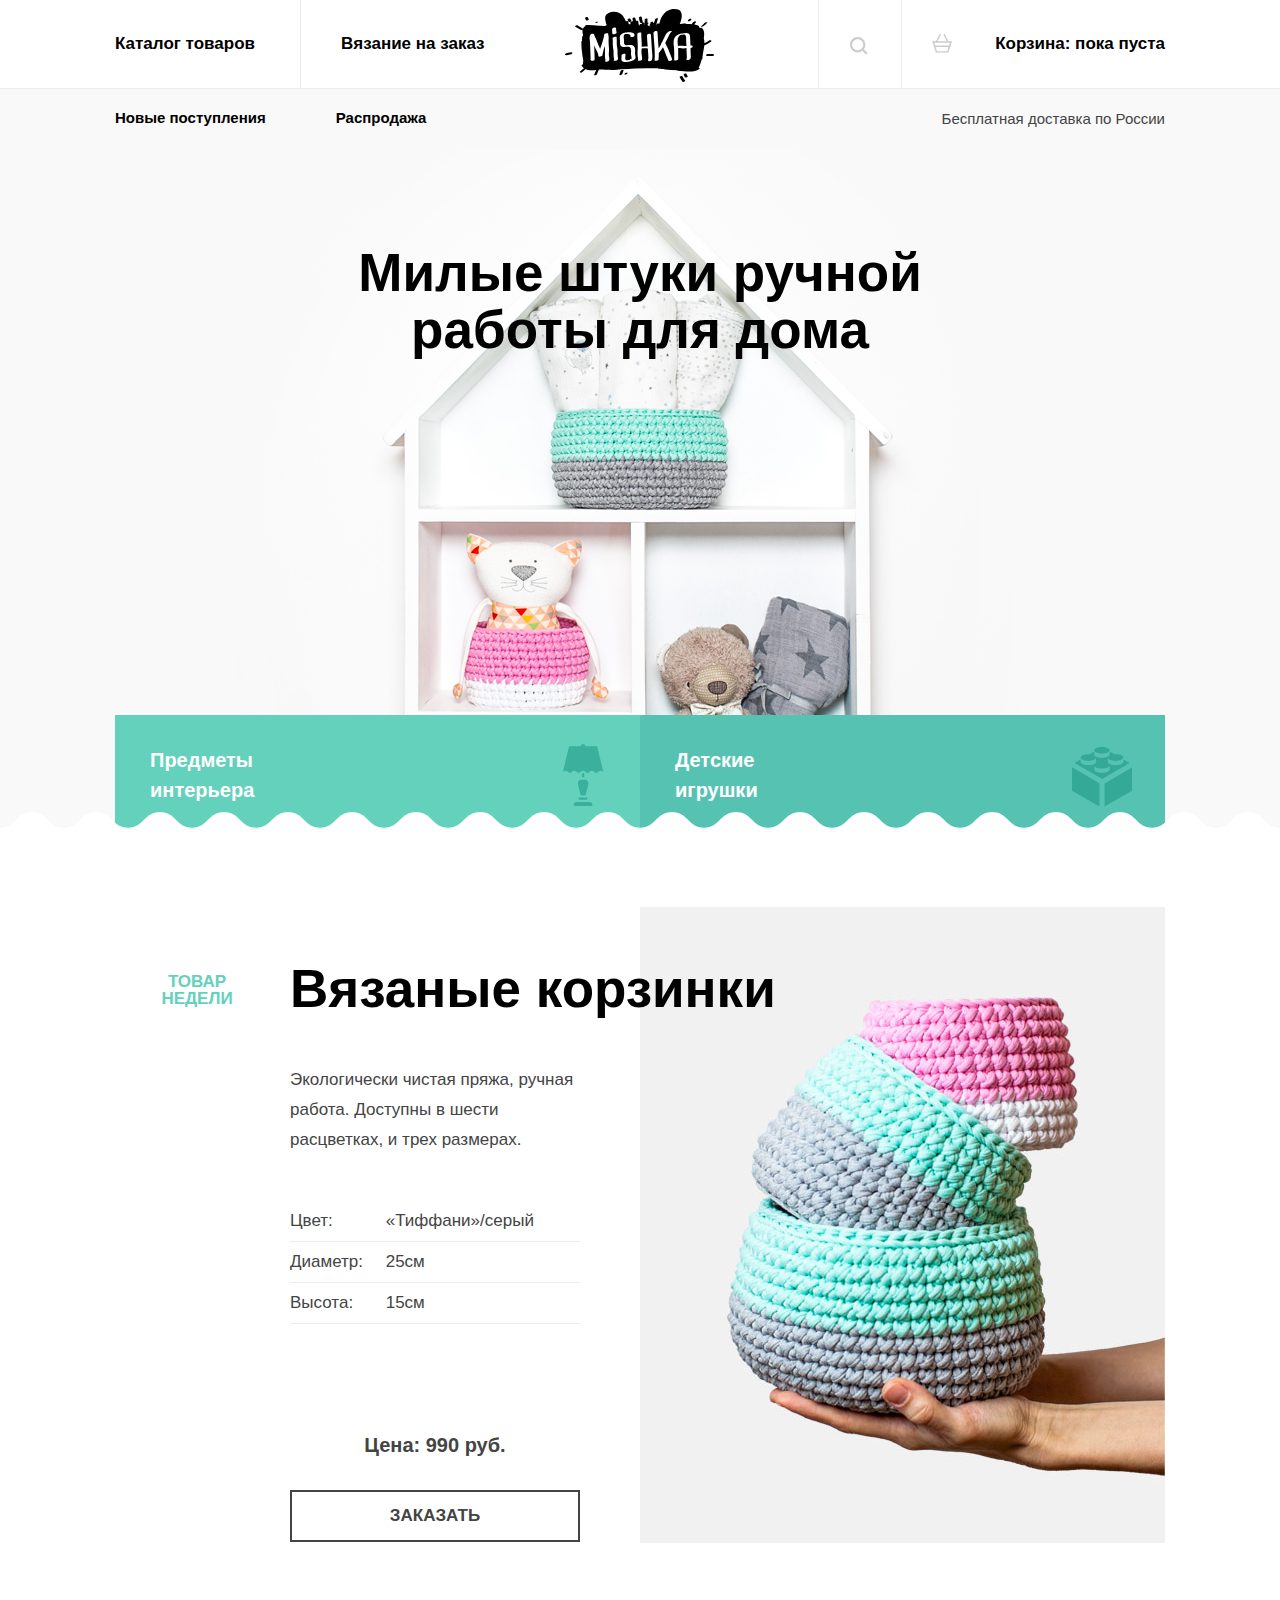
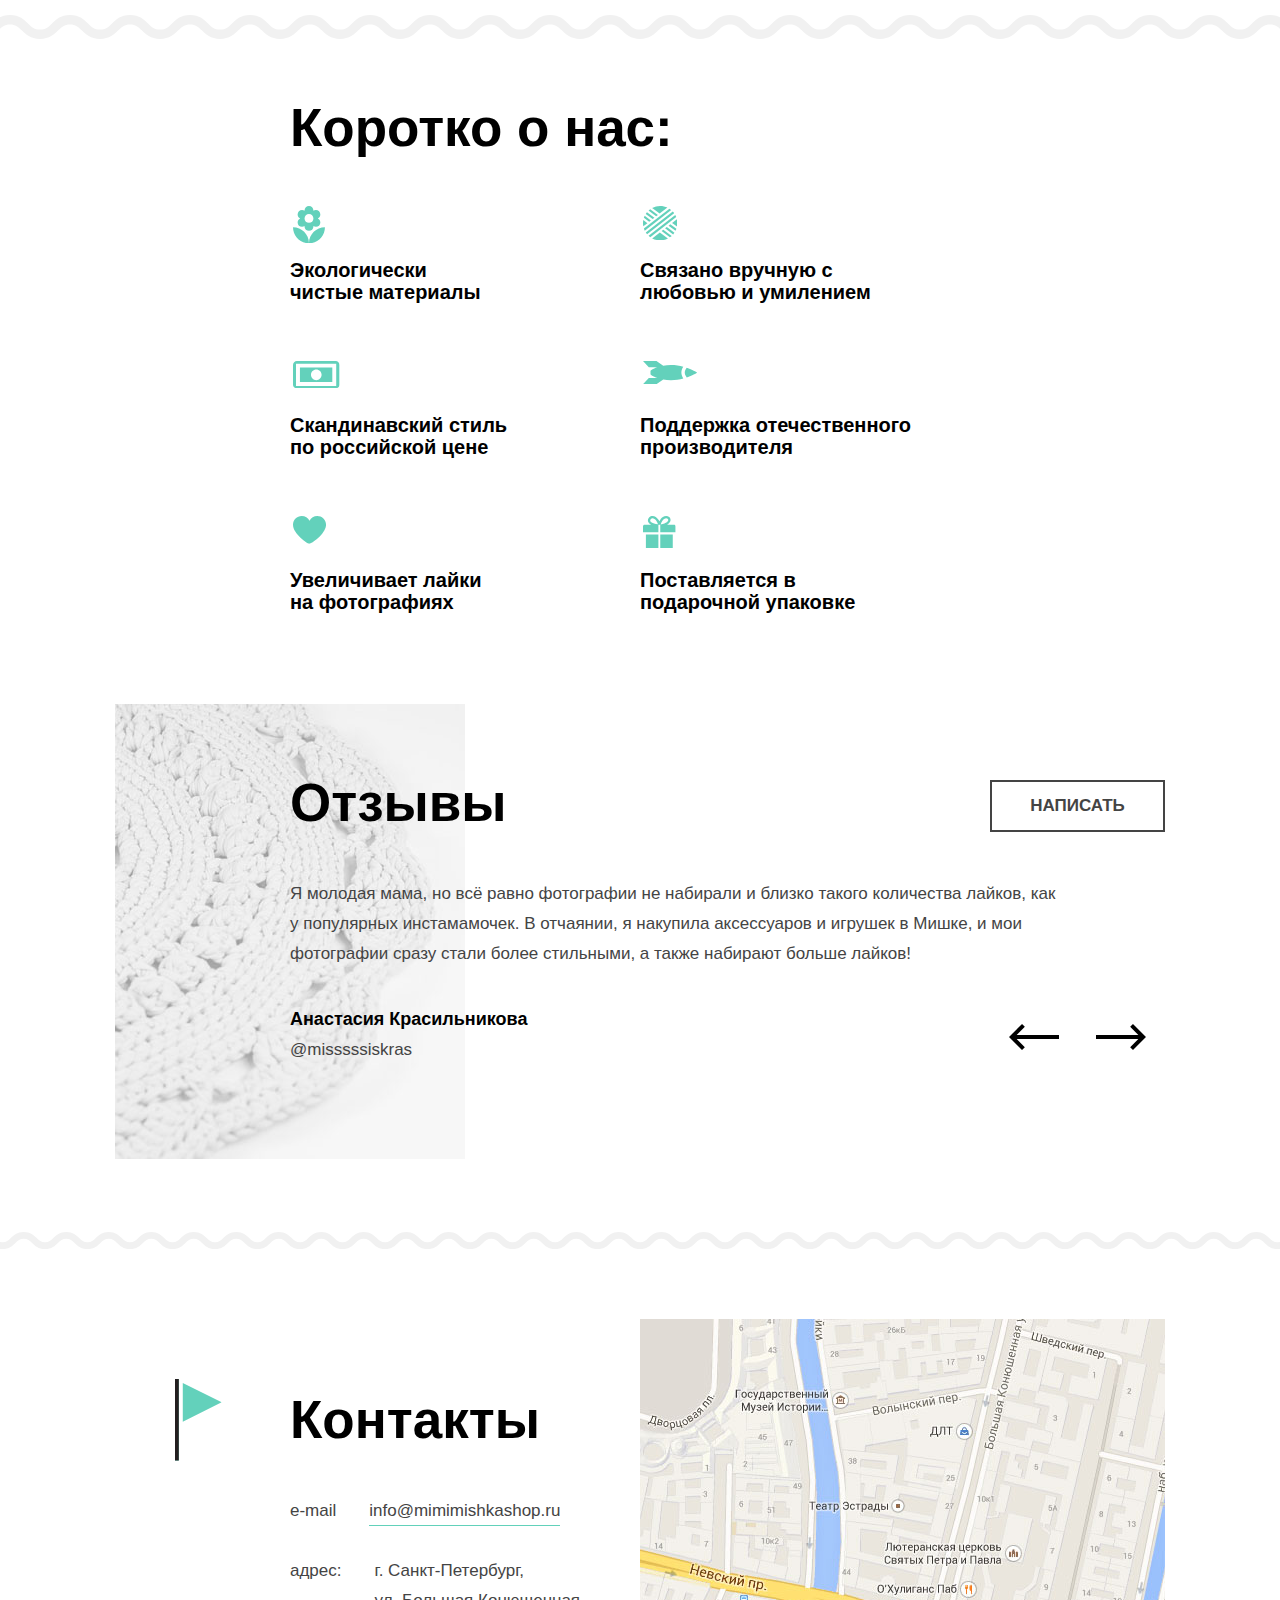
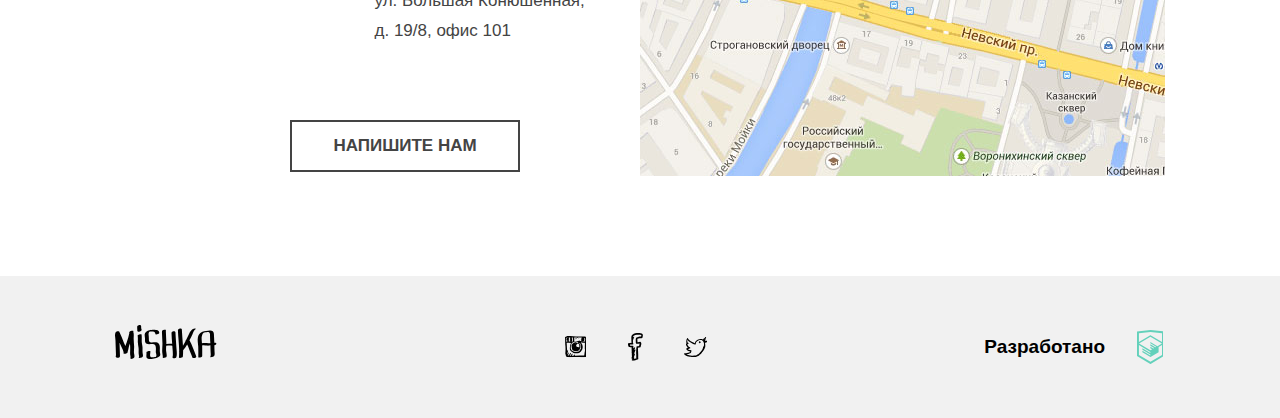
<file: index.html>
<!DOCTYPE html>
<html lang="ru">
  <head>
    <meta charset="utf-8">
    <title>HTML Academy: Мишка</title>
    <meta name="viewport" content="width=device-width,initial-scale=1">
    <link href="css/style.css" rel="stylesheet">
  </head>
  <body>

    <svg style="display: none"><symbol viewBox="264.205 370.961 20.294 18.849" id="icon-cart"><title>icon-cart</title> <path d="M283.75,378.19h-3.151l-3.407-6.814c-0.185-0.37-0.634-0.52-1.006-0.335 c-0.371,0.186-0.521,0.636-0.335,1.006l3.071,6.143h-9.138l3.072-6.143c0.185-0.371,0.035-0.821-0.335-1.006 c-0.37-0.185-0.821-0.035-1.006,0.335l-3.407,6.814h-3.151c-0.414,0-0.75,0.336-0.75,0.75s0.336,0.75,0.75,0.75h0.157l0.855,2.991 c-0.187,0.137-0.316,0.347-0.316,0.595c0,0.396,0.309,0.71,0.697,0.739l1.656,5.795h12.697l1.656-5.795 c0.388-0.028,0.698-0.344,0.698-0.739c0-0.249-0.129-0.459-0.316-0.596l0.854-2.991h0.157c0.414,0,0.75-0.336,0.75-0.75 S284.164,378.19,283.75,378.19z M279.569,388.311h-10.433l-1.224-4.284h12.881L279.569,388.311z M281.222,382.526h-13.739 l-0.81-2.836h15.359L281.222,382.526z"/> </symbol><symbol viewBox="56.519 49.996 14.962 27.718" id="icon-fb"><title>icon-fb</title> <g id="icon-fb-facebook"> <g> <path d="M68.181,55.188c1.026,0.029,1.993,0,2.681-0.3c0.391-0.818,0.556-1.854,0.619-2.989 c-0.19-0.015-0.062-0.337-0.207-0.399c-0.029-0.202-0.278-0.195-0.309-0.398c-0.277-0.165-0.457-0.422-0.723-0.598 c-0.727-0.162-1.44-0.335-2.164-0.499c-0.849,0.044-1.895-0.103-2.58,0.1c-2.619-0.04-3.997,1.12-5.259,2.392 c-0.023,0.078-0.003,0.197-0.105,0.199c-0.574,1.587-0.125,3.621-0.204,5.581c0.099,0.436,0.107,0.958,0.204,1.395 c-0.998,0.296-2.212,0.387-3.402,0.499c-0.317,0.324-0.178,1.089-0.206,1.693c0.085,0.583,0.278,1.06,0.413,1.595 c0.211,0.193,0.596,0.396,0.825,0.498c0.065,0.029,0.071,0.082,0.103,0.1c0.506,0.268,1.451,0.008,2.268,0.1 c-0.136,1.978,0.256,3.915,0,5.68c0.007,0.327,0.295,0.382,0.208,0.798c-0.001,0.963-0.067,1.99,0.208,2.69 c-0.287,0.455-0.497,0.982-0.415,1.794c0.122,0.016,0.114,0.157,0.105,0.299c-0.075,0.47,0.643,0.175,0.515,0.698 c0.162,0.456-0.428,0.184-0.413,0.498v0.896c0.53,0.285,1.462,0.182,2.268,0.199c0.908-0.419,2.188-0.479,2.785-1.196 c0.459,0.235,0.916-0.014,1.238-0.199c-0.018-0.315,0.273-0.333,0.205-0.698c-0.004-0.328-0.173-0.496-0.103-0.896V71.83 c-0.206-2.293-0.048-4.938-0.309-7.176c0.888-0.105,1.917-0.075,2.578-0.398c0.357-0.451,0.377-1.23,0.516-1.895 c0.177-0.226,0.221-0.583,0.206-0.996c0.19-0.213,0.068-0.729,0.104-1.096c-0.141-0.595-0.168-1.3-0.825-1.39 c-0.884-0.235-2.043,0.595-2.991,0.299c0.049-1.134-0.293-2.342,0-3.388C66.761,55.609,67.461,55.39,68.181,55.188z M64.363,59.971c0.117,0.254,0.254,0.486,0.414,0.698c0.079,0.022,0.203,0.003,0.205,0.101c1.192,0.056,2.199-0.069,3.096-0.299 c0,0.998-0.271,1.733-0.518,2.492c-0.662,0.045-1.467,0.3-1.958,0.198c-0.276,0.165-0.372,0.506-0.62,0.698 c-0.049,0.441,0.142,0.495,0,0.797c-0.201,0.137-0.055,0.611-0.205,0.796v1.496c0.085,0.281-0.146,0.258-0.104,0.497v3.488 c-0.085,0.281,0.146,0.258,0.104,0.498v2.989c0.063,0.271-0.132,0.791,0.103,0.896c-0.07,0.364-0.412-0.021-0.824,0.1 c-0.528,0.122-0.926,0.369-1.548,0.4c0.117-0.353,0.32-0.622,0.311-1.097c0.049-0.381-0.365-0.312-0.516-0.49 c0.193-0.644,0.562-1.117,0.722-1.793c0.197-0.515,0.714-1.298,0.31-1.794c-0.522-0.105-0.521,0.293-0.826,0.398 c-0.022,0.077-0.002,0.196-0.103,0.199c-0.023,0.077-0.003,0.196-0.103,0.199c0.01,0.12-0.151,0.062,0,0 c0.022-0.078,0.002-0.197,0.103-0.199c0.023-0.077,0.002-0.197,0.103-0.199v-0.299c0.368-0.575,0.67-1.214,0.826-1.993 c0.191-0.28,0.283-0.656,0.412-0.997c0.156-0.262,0.34-0.869,0.104-1.195c-0.517,0.033-0.796,0.295-0.93,0.697 c-0.32-0.189,0.161-0.434,0.104-0.697c0.138-0.231,0.169-0.566,0.309-0.797c0.202-0.413,0.564-1.304,0-1.596 c-0.438-0.023-0.612,0.207-0.723,0.498c-0.214,0.191-0.43,0.383-0.516,0.698c-0.373-0.07-0.143-0.727-0.206-1.097 c-0.067-0.52,0.122-0.899,0-1.195c-0.56-0.799-2.026-0.105-3.197-0.299c-0.108-0.307-0.222-0.984-0.104-1.195 c1.045-0.088,2.479,0.201,3.197-0.199c0.024-0.078,0.003-0.197,0.104-0.199c0.094-0.723-0.271-1-0.515-1.396 c0.232-0.806,0.04-2.02,0.104-2.989c0.233-0.141,0.328-0.414,0.515-0.598c0.112-0.955,0.673-1.476,0.722-2.49 c-0.273,0.001-0.607-0.055-0.619,0.199c-0.302-0.114-0.382,0.479-0.515,0.199c-0.112-0.541,0.246-0.626,0.309-0.997 c0.599-0.418,1.212-0.82,1.856-1.195c1.741-0.244,4.648-0.449,6.086,0.198c0.051,0.616-0.287,0.854-0.207,1.496h-1.546 c-1.092,0.24-1.987,0.672-2.991,0.997c-0.24,0.066-0.276,0.331-0.516,0.398c-0.036,0.396-0.225,0.646-0.311,0.996 C64.182,57.424,64.394,58.582,64.363,59.971z"/> </g> </g> </symbol><symbol viewBox="8.014 4.35 31.972 37.301" id="icon-feature-1"><title>icon-feature-1</title> <path fill="#63d1bb" d="M24,41.65c8.827,0,15.986-7.159,15.986-15.986C31.158,25.664,24,32.822,24,41.65z M12.641,20.78 c0,2.451,1.989,4.441,4.44,4.441c0.932,0,1.803-0.294,2.513-0.782l-0.036,0.337c0,2.451,1.99,4.441,4.441,4.441 s4.44-1.99,4.44-4.441l-0.036-0.337c0.719,0.497,1.582,0.782,2.514,0.782c2.451,0,4.44-1.99,4.44-4.441 c0-1.768-1.038-3.286-2.54-3.997c1.492-0.71,2.54-2.229,2.54-3.997c0-2.451-1.989-4.44-4.44-4.44c-0.932,0-1.803,0.293-2.514,0.781 L28.44,8.79c0-2.451-1.989-4.44-4.44-4.44s-4.441,1.99-4.441,4.44l0.036,0.337c-0.719-0.497-1.581-0.781-2.513-0.781 c-2.451,0-4.44,1.99-4.44,4.44c0,1.768,1.039,3.286,2.54,3.997C13.68,17.494,12.641,19.012,12.641,20.78z M24,12.343 c2.451,0,4.44,1.989,4.44,4.44c0,2.451-1.989,4.44-4.44,4.44s-4.441-1.99-4.441-4.44C19.559,14.332,21.549,12.343,24,12.343z  M8.014,25.664c0,8.827,7.158,15.986,15.986,15.986C24,32.822,16.842,25.664,8.014,25.664z"/> </symbol><symbol viewBox="0 0 34.373 34.373" id="icon-feature-2"><title>icon-feature-2</title> <g> <path d="M0.286,14.069c-0.382,2.073-0.384,4.211,0.008,6.301l4.121-3.21L0.286,14.069z"/> <path d="M24.403,1.585C19.62-0.623,13.959-0.559,9.149,1.992l7.513,5.625L24.403,1.585z"/> <path d="M33.901,13.175l-4.811,3.748l4.936,3.695C34.522,18.173,34.489,15.63,33.901,13.175z"/> <path d="M9.209,32.414c4.844,2.534,10.724,2.65,15.73,0.113l-8.096-6.062L9.209,32.414z"/> <path d="M7.914,14.433L1.681,9.767c-0.32,0.669-0.595,1.356-0.825,2.056l5.308,3.974L7.914,14.433z"/> <path d="M18.593,25.102l8.336,6.242c0.277-0.191,0.551-0.391,0.82-0.601c0.318-0.248,0.625-0.505,0.92-0.771l-8.326-6.234 L18.593,25.102z"/> <path d="M11.413,11.707L4.002,6.158C3.54,6.709,3.117,7.285,2.733,7.881l6.931,5.189L11.413,11.707z"/> <path d="M22.093,22.375l8.092,6.059c0.471-0.544,0.904-1.112,1.297-1.701l-7.639-5.721L22.093,22.375z"/> <path d="M14.913,8.98L7.196,3.203C7.003,3.341,6.812,3.482,6.623,3.629C6.227,3.938,5.849,4.261,5.487,4.597l7.676,5.747 L14.913,8.98z"/> <path d="M25.592,19.649l6.972,5.221c0.33-0.662,0.615-1.341,0.855-2.033l-6.077-4.55L25.592,19.649z"/> <path d="M26.448,2.706L0.88,22.626c0.233,0.698,0.513,1.386,0.839,2.059l26.52-20.663C27.667,3.541,27.068,3.102,26.448,2.706z"/> <path d="M30.743,6.624c-0.301-0.386-0.614-0.754-0.939-1.106L2.786,26.567c0.262,0.402,0.542,0.797,0.843,1.183 c0.142,0.183,0.288,0.359,0.436,0.534L31.155,7.176C31.021,6.99,30.886,6.806,30.743,6.624z"/> <path d="M32.298,8.999L5.552,29.838c0.544,0.501,1.114,0.962,1.708,1.382l25.962-20.228C32.959,10.314,32.651,9.648,32.298,8.999z"/> </g> </symbol><symbol viewBox="46.212 56.834 46.575 27.332" id="icon-feature-3"><title>icon-feature-3</title> <path d="M88.882,56.834H50.116c-2.156,0-3.904,1.749-3.904,3.905v19.521c0,2.156,1.748,3.905,3.904,3.905h38.766 c2.156,0,3.905-1.749,3.905-3.905V60.739C92.787,58.583,91.038,56.834,88.882,56.834z M49.235,81.784V59.551h40.202v22.233H49.235z"/> <path d="M53.14,77.88h32.395V63.456H53.14V77.88z M69.5,65.354c2.936,0,5.315,2.38,5.315,5.314c0,2.936-2.379,5.314-5.315,5.314 s-5.314-2.379-5.314-5.314C64.185,67.733,66.564,65.354,69.5,65.354z"/> </symbol><symbol viewBox="612.532 500.386 54.156 23.183" id="icon-feature-4"><title>icon-feature-4</title> <g> <path d="M652.844,506.098c-3.647-0.971-7.839-1.667-12.359-1.666c-2.891,0.001-5.457,0.243-7.71,0.623l-6.784-4.668l-13.456,0.005 l5.811,6.184h8.447c-4.58,1.598-6.759,3.515-6.759,3.515l0.002,3.777c0,0,2.313,1.912,6.931,3.518l-8.623-0.005l-5.811,6.188 l13.455,0.002l6.816-4.692c2.261,0.398,4.822,0.647,7.681,0.648c4.522-0.001,8.712-0.697,12.36-1.667 c-1.176-1.775-1.915-3.743-1.918-5.877C650.93,509.842,651.665,507.871,652.844,506.098z"/> <path d="M656.267,507.132c-1.284,1.605-1.969,3.25-1.965,4.84c-0.007,1.597,0.677,3.238,1.968,4.847 c6.399-2.162,10.419-4.841,10.419-4.841S662.67,509.298,656.267,507.132z"/> </g> </symbol><symbol viewBox="47.475 50.071 33.05 27.857" id="icon-feature-5"><title>icon-feature-5</title> <path fill="#63d1bb" d="M80.525,58.808c0-4.825-3.912-8.736-8.736-8.736c-3.405,0-6.348,1.951-7.789,4.793 c-1.441-2.842-4.384-4.793-7.789-4.793c-4.825,0-8.736,3.911-8.736,8.736c0,9.127,14.657,19.121,16.525,19.121 C65.869,77.929,80.525,67.979,80.525,58.808z"/> </symbol><symbol viewBox="239.665 239.757 32.666 32.486" id="icon-feature-6"><title>icon-feature-6</title> <path fill="#63d1bb" d="M242.56,272.243h12.504v-13.91H242.56V272.243z M270.742,248.623h-7.335 c0.521-0.267,0.984-0.549,1.396-0.845c1.588-1.133,2.424-2.57,2.42-3.999c0.002-1.169-0.556-2.202-1.359-2.901 c-0.805-0.704-1.869-1.119-3.016-1.121c-1.22-0.001-2.352,0.421-3.32,1.069c-1.459,0.979-2.606,2.451-3.424,4.067 c-0.039,0.079-0.078,0.157-0.115,0.236c-0.299-0.623-0.647-1.226-1.041-1.792c-0.691-0.985-1.523-1.86-2.497-2.511 c-0.97-0.646-2.103-1.069-3.322-1.069c-1.213,0.004-2.323,0.514-3.155,1.295c-0.828,0.783-1.41,1.885-1.412,3.135 c-0.002,0.73,0.211,1.494,0.649,2.188c0.552,0.872,1.424,1.628,2.633,2.248h-6.588c-0.878,0-1.591,0.712-1.591,1.59v5.897h15.396 v-7.488h1.873v7.488h15.396v-5.897C272.333,249.334,271.621,248.623,270.742,248.623 M248.38,246.284 c-0.622-0.391-1-0.785-1.22-1.135c-0.22-0.354-0.294-0.662-0.296-0.963c-0.004-0.504,0.248-1.042,0.691-1.461 c0.437-0.415,1.028-0.667,1.562-0.667h0.013c0.685,0,1.366,0.231,2.046,0.683c1.018,0.671,1.975,1.85,2.645,3.187 c0.342,0.676,0.609,1.39,0.789,2.087C251.528,247.694,249.532,247.013,248.38,246.284 M258.917,244.657 c0.557-0.797,1.21-1.466,1.887-1.916c0.68-0.451,1.362-0.683,2.047-0.683h0.006c0.574,0,1.117,0.22,1.494,0.55 c0.377,0.336,0.571,0.739,0.573,1.171c-0.004,0.512-0.272,1.259-1.467,2.132c-1.138,0.825-3.101,1.673-6.127,2.265 C257.62,246.974,258.177,245.704,258.917,244.657 M256.937,272.243h12.506v-13.91h-12.506V272.243z"/> </symbol><symbol viewBox="-11.34 -28.346 46.68 81.691" id="icon-flag"><title>icon-flag</title> <g id="icon-flag-miu"> <g id="icon-flag-Artboard-1" transform="translate(-755.000000, -443.000000)">  <g id="icon-flag-editor-flag-triangle-notification-glyph"> <path fill="#63D1BB" d="M751.439,418.545v38.9l38.9-19.451L751.439,418.545z M743.66,496.346v-81.691h3.805v81.691H743.66z"/> </g> </g> </g> <g> <rect x="-11.34" y="-28.346" fill="#231F20" width="3.805" height="81.691"/> </g> </symbol><symbol viewBox="53.115 53.19 21.769 21.334" id="icon-insta"><title>icon-insta</title> <g id="icon-insta-instagram"> <g> <path d="M74.881,65.336c-0.013-2.395-0.344-4.788-0.303-7.135c-0.023-0.788-0.086-1.535-0.152-2.278 c-0.105-0.3-0.111-0.699-0.152-1.062c-0.26-0.17-0.222-0.64-0.456-0.835c-0.423-0.233-1.201-0.114-1.744-0.22 c-0.657-0.026-1.254-0.115-1.899-0.153c-1.936-0.101-3.973-0.076-5.996-0.076c-2.001,0-3.954-0.145-5.695-0.379h-2.202 c-0.097,0.004-0.105,0.098-0.227,0.076c-0.599,0.034-1.077,0.188-1.595,0.303c-0.21,0.119-0.421,0.235-0.683,0.304 c-0.136,0.192-0.513,0.145-0.607,0.379c-0.186,0.212,0.185,0.451,0,0.607v0.911c0.173,0.13,0.027,0.58,0.075,0.835v0.987 c-0.017,1.281,0.134,2.397,0.076,3.72c0.467,2.762,0.374,6.537,0.076,9.413c0.155,0.579,0.363,1.105,0.455,1.746 c0.256,0.479,0.335,1.133,0.683,1.52c0.502,0.206,1.233,0.186,1.898,0.229c0.383,0.098,0.667,0.293,1.14,0.30 c2.843-0.21,5.496-0.154,8.427-0.229c2.704,0.24,5.802,0.188,8.275-0.228c0.195-0.134,0.128-0.529,0.228-0.76 c-0.056-0.385,0.207-0.449,0.228-0.759C74.862,70.157,74.895,67.763,74.881,65.336z M61.899,59.111 c0.757-0.153,1.48-0.341,2.429-0.304c0.71,0.076,1.287,0.283,1.897,0.456c0.116,0.184-0.243,0.547,0.153,0.684v0.076 c0.059,0.017,0.149,0.002,0.151,0.076c0.445,0.035,0.794,0.167,1.063,0.379c0.45,0.055,0.536,0.476,1.138,0.3 c-0.091,0.213-0.084,0.524-0.075,0.835c0.324,1.183,0.475,2.81,0.303,4.252c-0.164,0.163-0.215,0.442-0.303,0.683 c-0.311,0.322-0.481,0.785-0.836,1.062c-0.095,0.236-0.25,0.408-0.454,0.533c-0.116,0.213-0.206,0.452-0.457,0.53 c-0.298,0.163-0.577,0.011-0.834-0.076c-0.446,0.162-0.904,0.312-1.215,0.607c-0.816-0.096-1.648-0.175-2.43-0.304 c-0.242-0.139-0.487-0.273-0.835-0.305c-0.227-0.204-0.496-0.364-0.836-0.455c-0.101-0.127-0.337-0.118-0.455-0.229 c-0.198-0.029-0.229-0.227-0.456-0.229c-0.118-0.412-0.443-0.618-0.532-1.062c-0.226-0.331-0.308-0.805-0.455-1.215 c-0.043-1.434,0.091-2.692,0.379-3.796c0.346-0.591,0.779-1.094,1.138-1.67c0.249,0.021,0.365-0.09,0.38-0.304 c0.306,0.053,0.434-0.072,0.684-0.075C61.698,59.568,61.71,59.251,61.899,59.111z M60.229,56.378 c-0.117-0.263-0.066-0.691-0.075-1.062c-0.007-0.285,0.278-0.279,0.304-0.532c-0.003-0.074-0.093-0.059-0.152-0.076 c0.126-0.146,0.701-0.097,0.834,0c0.132,0.537-0.354,0.455-0.531,0.684c0.011,0.167,0.322,0.032,0.456,0.076 c0.029,0.854-0.059,1.496,0,2.202h-0.456c-0.007,0.234,0.229,0.226,0.456,0.228c-0.059,0.286,0.092,0.363,0.075,0.607 c-0.226,0.153-0.716,0.042-1.062,0.075C59.975,57.986,60.313,57.205,60.229,56.378z M59.546,54.784 c0.088-0.013,0.134,0.016,0.151,0.076c0.179,0.253,0.01,0.683-0.076,0.911C59.448,55.592,59.595,55.089,59.546,54.784z M59.698,56.606c-0.132-0.069-0.168-0.237-0.152-0.456C59.678,56.221,59.713,56.388,59.698,56.606z M59.698,57.973 c-0.058,0.139-0.082-0.045-0.076-0.152C59.68,57.682,59.703,57.866,59.698,57.973z M59.546,58.201 c0.175-0.024,0.084,0.219,0.228,0.227c-0.009,0.193-0.283,0.179-0.38,0.077C59.433,58.393,59.507,58.312,59.546,58.201z M57.192,56.985c0.006-0.108,0.013-0.214-0.076-0.228c-0.073-0.733,0.13-1.415,0-1.973c0.25-0.155,0.769-0.042,1.139-0.077v1.139 c-0.088,0.064-0.203,0.101-0.379,0.077c-0.054,0.28,0.324,0.131,0.379,0.304c0.008,0.853-0.056,1.777,0.152,2.429 c-0.565-0.059-0.906,0.107-1.442,0.076c0.097-0.612-0.019-1.435,0.531-1.594C57.484,56.997,57.239,57.091,57.192,56.985z M56.661,56.985c-0.204,0.021-0.217-0.534-0.077-0.607C56.912,56.384,56.833,56.879,56.661,56.985z M56.509,57.973 c0.077-0.312,0.034-0.304,0.075-0.683C56.812,57.303,56.844,58.06,56.509,57.973z M56.737,55.923 c-0.263,0.054-0.273-0.266-0.153-0.38C56.847,55.49,56.856,55.81,56.737,55.923z M56.737,54.784 c0.033,0.159-0.052,0.201-0.076,0.304c-0.176,0.023-0.084-0.219-0.229-0.229C56.457,54.757,56.623,54.797,56.737,54.784z M56.509,58.505c0.148-0.031,0.11,0.345-0.076,0.227C56.473,58.67,56.512,58.608,56.509,58.505z M55.825,54.784 c0.029,0.259-0.438,0.32-0.379,0H55.825z M54.838,54.86c-0.034,0.219-0.326,0.179-0.379,0.379 C54.245,55.069,54.543,54.771,54.838,54.86z M54.383,55.619c0.226-0.205,0.451-0.41,0.684-0.607 c-0.021-0.123,0.071-0.131,0.076-0.228h0.229c0.102,0.381-0.261,0.296-0.305,0.531c0.021,0.122-0.072,0.131-0.075,0.227 c0.02,0.335,0.121,0.588,0.075,0.988c-0.27,0.008-0.276,0.28-0.607,0.227C54.482,56.329,54.325,56.083,54.383,55.619z M54.459,58.884V57.29c0.195-0.185,0.396-0.364,0.607-0.532c0.295,0.489,0.179,1.392,0.455,1.897 C55.246,58.812,54.771,58.766,54.459,58.884z M72.68,69.968c-0.109,0.954-0.158,1.968-0.379,2.809 c-2.89,0.123-6.02,0.005-8.883,0.153c-0.199,0.045-0.273-0.031-0.229-0.229c-0.253,0-0.258,0.247-0.531,0.229 c0.201-0.336,0.438-0.898,0.151-1.291c-0.797,0.013-0.797,0.821-1.138,1.291c-0.686-0.053-1.137,0.127-1.823,0.075 c0.18-0.705,0.75-1.021,0.911-1.745c-0.395-0.55-0.989,0.138-1.214,0.455c-0.204,0.48-0.557,0.81-0.76,1.29H57.8 c0.238-0.469,0.489-0.926,0.759-1.366c0.171-0.512,0.625-0.741,0.683-1.367c-0.157-0.28-0.42-0.029-0.683,0 c-0.123,0.182-0.272,0.335-0.38,0.531c-0.232,0.376-0.501,0.714-0.684,1.14c-0.181,0.208-0.335,0.003-0.53,0.227 c-0.389,0.271-0.581,0.736-0.988,0.987c-0.174-0.06,0.039-0.356,0.153-0.38c0.045-0.181-0.096-0.55,0.075-0.607 c0.063-0.366,0.212-0.647,0.379-0.91c0.119-0.742,0.521-1.199,0.684-1.898c-0.559,0.099-0.674,0.643-0.988,0.987 c-0.212,0.445-0.542,0.772-0.683,1.291c-0.174-0.131-0.028-0.58-0.076-0.836c0.122-0.586,0.298-1.119,0.38-1.746 c0.133-0.22,0.173-0.535,0.228-0.834c0.168-0.209,0.046-0.61-0.077-0.761c-0.226,0.027-0.374,0.133-0.455,0.304 c-0.192-0.032-0.193,0.506-0.304,0.304c-0.045-2.587-0.451-4.812-0.456-7.438c0.026-0.331-0.183-0.424-0.228-0.685 c1.629,0.028,3.121,0.091,4.783,0.229c-0.089,0.139-0.199,0.257-0.304,0.379c-0.144,0.07-0.226,0.173-0.378,0.304 c-0.604,1.653-0.975,3.984-0.607,6.15c0.229,0.58,0.589,1.029,0.986,1.441c0.907,0.485,1.635,1.149,2.506,1.671 c1.701,0.361,3.84,0.369,5.541,0c0.236-0.12,0.484-0.226,0.685-0.38c1.364-1.242,2.753-2.459,2.961-4.859v-1.367 c-0.197-1.598-0.688-2.905-1.747-3.644c0.331-0.22,1.099,0.043,1.67,0.076c0.223,0.013,0.447,0.014,0.684,0 c0.408-0.024,0.928-0.055,1.443,0c0.144,0.187,0.113,0.544,0.228,0.76c-0.062,1.684-0.192,3.3-0.152,5.087 c0.103,0.454,0.127,0.986,0.229,1.441C73.046,68.209,72.9,69.126,72.68,69.968z M73.059,58.808 c-0.639-0.12-1.232-0.284-1.897-0.379c0.072-0.333,0.799-0.01,0.987-0.228c0.385-0.223,0.295-0.92,0.304-1.51 c0.032-0.348,0.114-0.644,0.076-1.063c-0.401-0.951-1.783-0.421-2.886-0.455c-0.225,0.718-0.47,1.8-0.304,2.657 c0.169,0.49,1.024,0.292,1.519,0.456c-0.14,0.332-0.688,0.057-0.987,0.076c-0.296-0.083-0.707-0.052-0.986-0.151 c-2.285,0.078-4.284,0.004-6.529,0.151c0.117-1.248,0.063-2.465-0.076-3.645h3.112c-0.344,0.364-0.912,0.507-1.29,0.835 c-0.44,0.244-0.861,0.505-1.139,0.911c0.249,0.134,0.535-0.245,0.759-0.379c0.355-0.074,0.479-0.381,0.835-0.455 c0.423-0.438,1.096-0.625,1.67-0.912c0.378-0.022,0.697,0.013,0.987,0.077c1.283,0.007,2.456,0.126,3.796,0.076 c0.614,0.145,1.45,0.069,1.974,0.304c0.107,0.298,0.231,0.579,0.305,0.911C73.297,57.071,73.14,57.901,73.059,58.808z M67.214,55.088C67.324,55.041,67.205,54.996,67.214,55.088L67.214,55.088z M67.214,55.088c-0.529,0.154-1.019,0.348-1.367,0.682 C66.331,55.572,66.906,55.464,67.214,55.088z M68.276,55.695C68.387,55.648,68.269,55.604,68.276,55.695L68.276,55.695z M66.53,56.606c0.727-0.158,1.181-0.591,1.746-0.911c-0.437,0.019-0.592,0.32-0.987,0.379 C67.074,56.291,66.689,56.334,66.53,56.606z M65.847,55.771C65.736,55.818,65.854,55.863,65.847,55.771L65.847,55.771z M65.164,56.378C65.274,56.332,65.156,56.286,65.164,56.378L65.164,56.378z M65.089,56.454c0.063,0.014,0.07-0.03,0.075-0.076 C65.1,56.364,65.092,56.408,65.089,56.454z M65.012,56.53c0.064,0.014,0.072-0.03,0.077-0.076 C65.022,56.441,65.017,56.483,65.012,56.53z M64.178,57.138c0.346-0.134,0.613-0.348,0.834-0.607 C64.664,56.664,64.397,56.878,64.178,57.138z M66.454,58.125c0.533-0.049,0.749-0.416,1.215-0.531 c0.284-0.298,0.784-0.381,0.987-0.76c-0.56,0.023-0.766,0.399-1.216,0.531C67.156,57.662,66.689,57.778,66.454,58.125z M64.178,57.138C63.861,57.064,64.162,57.365,64.178,57.138L64.178,57.138z M63.645,57.517c0.021,0.021,0.115-0.037,0.076-0.077 C63.7,57.42,63.605,57.478,63.645,57.517z M66.454,58.125C66.344,58.172,66.461,58.216,66.454,58.125L66.454,58.125z M65.314,59.946c-0.223-0.231-0.676-0.233-0.986-0.379c-0.697-0.038-1.223,0.093-1.746,0.229c-0.304,0.151-0.607,0.304-0.91,0.454 c-0.266,0.166-0.444,0.417-0.76,0.532c-0.205,0.225-0.352,0.51-0.684,0.607c-0.004,0.223-0.173,0.281-0.304,0.379 c-0.089,0.115-0.094,0.312-0.227,0.381c-0.007,0.12,0.036,0.29-0.076,0.303c0.108,1.512,0.291,2.948,0.683,4.177 c0.287,0.623,0.975,0.846,1.442,1.29c0.589,0.297,1.328,0.444,2.126,0.531c0.277-0.052,0.553-0.105,0.911-0.076 c1.209-0.209,2.098-0.736,2.81-1.441c0.1-0.281,0.252-0.508,0.455-0.684c-0.254-0.671,0.293-1.098,0.455-1.59 c0.002-1.344-0.201-2.48-0.607-3.415c-0.256-0.579-0.92-0.751-1.366-1.139c-0.059-0.018-0.15-0.003-0.151-0.077 C66.11,59.892,65.646,59.789,65.314,59.946z M61.899,64.273c-0.113-0.063-0.109-0.244-0.152-0.379 C62.003,63.816,61.865,64.131,61.899,64.273z M61.975,64.578c0.041-0.117,0.079-0.006,0.076,0.075 C62.011,64.771,61.972,64.658,61.975,64.578z M62.431,62.527c0.015-0.086,0.075-0.042,0.075,0 C62.492,62.614,62.431,62.57,62.431,62.527z M64.101,60.402c-0.203,0.258,0.041,0.576,0.077,0.836 C63.873,61.199,63.604,60.351,64.101,60.402z M64.48,64.35c-0.04-0.038,0.055-0.097,0.076-0.076 C64.596,64.312,64.502,64.371,64.48,64.35z M65.239,67.234c0.034-0.109,0.066,0.008,0.152,0 C65.373,67.331,65.241,67.311,65.239,67.234z M67.44,64.653c-0.233-0.057-0.145,0.208-0.379,0.152 c0.069-0.159,0.118-0.338,0.229-0.455C67.424,64.369,67.462,64.48,67.44,64.653z M66.303,60.857 c0.211,0.119,0.441,0.217,0.606,0.381c0.085,0.219,0.243,0.363,0.38,0.529c0.058,0.778,0.179,1.492,0.151,2.354 c-0.257,0.099-0.438,0.271-0.683,0.381c-0.78-0.006-1.358-0.212-1.897-0.456c-0.171-0.259-0.355-0.505-0.532-0.759v-1.062 c0.17-0.185,0.319-0.391,0.456-0.607c0.228-0.127,0.508-0.201,0.454-0.607c-0.038-0.062-0.078-0.124-0.075-0.229 c0.158,0.045,0.245,0.159,0.379,0.229C65.865,61.028,65.952,60.811,66.303,60.857z"/> </g> </g> </symbol><symbol viewBox="-259.404 -19.675 40.219 62.411" id="icon-interior"><title>icon-interior</title> <g> <path d="M-244.227,18.283c-0.286,0.966-0.245,2.191,0.027,3.639c0.494,2.635,1.687,6.041,2.358,9.67h5.062 c0.696-3.641,1.949-7.05,2.471-9.683c0.287-1.445,0.33-2.66,0.041-3.617c-0.275-0.899-0.89-1.618-2.021-2.303h-5.997 C-243.361,16.668-243.96,17.38-244.227,18.283z"/> <path d="M-232.395,38.278h-13.799c-1.293,0-2.299,0.976-2.299,2.229v2.229h2.299h13.799h2.299v-2.229 C-230.096,39.254-231.102,38.278-232.395,38.278z"/> <path d="M-225.262-17.446h-11.732c0-1.244-1.015-2.229-2.3-2.229c-1.283,0-2.3,0.985-2.3,2.229h-11.737l-6.073,25.517 c0.794-0.461,1.589-0.992,2.632-0.992c1.359,0,2.243,0.818,2.924,1.375c0.682,0.557,1.162,0.849,1.447,0.849 c0.292,0.001,0.769-0.287,1.451-0.836c0.681-0.548,1.564-1.358,2.915-1.358c1.349,0,2.237,0.806,2.919,1.354 c0.684,0.549,1.161,0.84,1.451,0.84c0.146,0,0.338-0.073,0.58-0.214c0.242-0.141,0.53-0.353,0.872-0.626 c0.512-0.411,1.139-0.967,1.99-1.218c0.284-0.085,0.593-0.136,0.93-0.136c1.347,0,2.238,0.805,2.92,1.354 c0.683,0.548,1.159,0.84,1.451,0.84c0.287-0.002,0.766-0.296,1.445-0.85c0.684-0.554,1.571-1.367,2.925-1.367 c1.356,0,2.239,0.817,2.919,1.371c0.342,0.276,0.631,0.489,0.872,0.631c0.24,0.143,0.431,0.214,0.575,0.214 c0.288,0,0.762-0.293,1.442-0.854c0.68-0.559,1.567-1.384,2.929-1.384c1.044,0,1.839,0.533,2.632,0.997L-225.262-17.446z"/> <path d="M-235.881,33.82h-6.864c-0.657,0-1.15,0.479-1.15,1.115c0,0.635,0.493,1.113,1.15,1.113h6.9c0.655,0,1.15-0.479,1.15-1.113 c0-0.636-0.495-1.115-1.15-1.115H-235.881z"/> <path d="M-239.295,9.336c-0.146,0-0.338,0.074-0.58,0.213c-0.157,0.094-0.37,0.261-0.57,0.41v3.731h2.299V9.959 C-238.651,9.581-239.054,9.336-239.295,9.336z"/> </g> </symbol><symbol viewBox="0 0 50 26.003" id="icon-left-arrow"><title>icon-left-arrow</title> <polygon points="50,11.002 7.659,11.002 15.833,2.828 13.005,0 0,12.998 0.003,13.001 0,13.005 13.005,26.003 15.833,23.175 7.661,15.002 50,15.002 "/> </symbol><symbol viewBox="0 0 66 100.801" id="icon-map-pin"><title>icon-map-pin</title> <path fill="#FFFFFF" d="M56.334,9.228c-12.892-12.305-33.773-12.305-46.667,0c-12.891,12.297-12.891,32.248,0,44.542 c0,0,23.318,21.832,23.318,47.031c0-25.199,23.343-47.031,23.343-47.031C69.225,41.476,69.225,21.525,56.334,9.228z"/> <path fill="#6BC6B3" d="M47.036,45.522c-0.636-3.277,0.13-6.947,0.027-10.284c-0.115-3.755-0.713-7.485-0.665-11.246 c0.039-3.044,0.545-6.173-0.503-9.091c0.065-0.332,0.134-0.662,0.195-0.995c0.271-1.463-4.577-0.689-5.338,0.649 c-0.479,0.393-0.726,0.861-0.523,1.339c0.051,0.121,0.097,0.243,0.142,0.365c-0.917,4.485-2.197,8.827-3.668,13.174 c-0.563,1.663-1.244,3.288-1.817,4.946c-0.814-1.545-1.638-3.071-2.3-4.728c-1.922-4.805-3.656-9.661-6-14.285 c0.266-2.14-4.484-1.916-5.421,0.044c-1.132,2.371-0.986,4.763-0.613,7.299c0.42,2.858,0.494,5.668,0.528,8.554 c0.066,5.566,0.502,11.119,0.584,16.684c-0.496,0.552-0.646,1.233-0.127,1.924c0.226,0.302,0.505,0.535,0.799,0.769 c1.265,1.013,4.899,0.15,4.893-1.779c-0.02-5.771-0.437-11.531-0.589-17.299c-0.015-0.565-0.025-1.129-0.034-1.694 c0.08,0.203,0.159,0.406,0.24,0.607c0.896,2.245,1.833,4.427,3.059,6.514c1.214,2.068,1.824,4.289,2.523,6.547 c-0.265,0.303-0.423,0.647-0.326,0.991c-0.055,0.251,0.099,0.409,0.352,0.504c0.894,0.766,2.578,0.383,3.513-0.01 c0.4-0.168,0.785-0.364,1.155-0.593c0.483-0.297,1.236-0.95,1.021-1.622c-0.041-0.13-0.081-0.26-0.121-0.391 c0.657-1.776,0.992-3.625,1.352-5.5c0.381-2,1.095-3.892,1.812-5.786c0.073,0.867,0.149,1.732,0.219,2.597 c0.285,3.575,0.046,7.099,0.011,10.674c-0.013,1.186,0.074,2.287,0.306,3.445c0.096,0.479,0.514,2.53,0.394,2.642 c-0.855,0.79-0.606,1.759,0.539,2.011c1.279,0.281,2.912-0.148,3.877-1.039C48.207,49.911,47.414,47.479,47.036,45.522z"/> </symbol><symbol viewBox="247.3 382.56 100.678 76.891" id="icon-play"><title>icon-play</title> <g> <g> <path fill="#63D1BB" d="M344.255,400.708c0,0-0.92-7.008-3.785-10.078c-3.632-4.041-7.674-4.066-9.541-4.297 c-13.326-1.023-33.303-1.023-33.303-1.023h-0.051c0,0-19.978,0-33.304,1.023c-1.867,0.23-5.908,0.256-9.54,4.297 c-2.84,3.096-3.786,10.078-3.786,10.078s-0.896,8.211-0.896,16.422v7.699c0,8.21,0.947,16.421,0.947,16.421 s0.921,7.009,3.785,10.078c3.632,4.041,8.364,3.913,10.487,4.349c7.622,0.767,32.356,1.022,32.356,1.022 s20.003-0.025,33.329-1.048c1.867-0.23,5.908-0.256,9.54-4.298c2.84-3.069,3.786-10.078,3.786-10.078s0.946-8.21,0.946-16.421 v-7.699C345.202,408.919,344.255,400.708,344.255,400.708z"/> <path fill="#FFFFFF" d="M297.614,459.449h-0.016c-1.015-0.011-24.946-0.266-32.604-1.037l-0.14-0.014l-0.137-0.028 c-0.271-0.056-0.668-0.107-1.126-0.167c-2.503-0.328-7.159-0.938-10.839-5.019c-3.354-3.616-4.377-10.771-4.483-11.576 l-0.005-0.043c-0.039-0.342-0.965-8.463-0.965-16.736v-7.699c0-8.266,0.875-16.378,0.912-16.72l0.009-0.071 c0.108-0.802,1.155-7.928,4.474-11.557c3.996-4.439,8.531-4.899,10.712-5.121c0.192-0.02,0.37-0.037,0.529-0.058l0.126-0.013 c13.277-1.019,33.312-1.031,33.514-1.031h0.051c0.201,0,20.236,0.013,33.514,1.031l0.126,0.013 c0.159,0.021,0.337,0.038,0.529,0.058c2.179,0.221,6.71,0.682,10.704,5.112c3.354,3.616,4.377,10.771,4.483,11.577l0.005,0.043 c0.039,0.342,0.965,8.459,0.99,16.753v7.708c0,8.273-0.926,16.395-0.965,16.736l-0.007,0.053 c-0.108,0.805-1.156,7.953-4.478,11.562c-3.994,4.435-8.527,4.896-10.707,5.117c-0.193,0.02-0.371,0.037-0.53,0.057l-0.126,0.013 c-13.276,1.02-33.334,1.057-33.535,1.058L297.614,459.449L297.614,459.449z M265.67,452.952 c7.477,0.729,31.216,0.989,31.968,0.997c0.657-0.001,20.135-0.049,33.047-1.036c0.178-0.021,0.371-0.041,0.58-0.062 c1.836-0.186,4.608-0.468,7.186-3.335l0.026-0.029c1.825-1.974,2.853-6.928,3.075-8.552c0.059-0.514,0.926-8.358,0.926-16.08 v-7.699c-0.023-7.76-0.896-15.627-0.951-16.109c-0.32-2.382-1.434-6.789-3.066-8.539l-0.035-0.038 c-2.577-2.868-5.351-3.149-7.186-3.336c-0.209-0.021-0.402-0.041-0.58-0.062c-13.066-0.998-32.834-1.011-33.033-1.011h-0.051 c-0.198,0-19.967,0.013-33.033,1.011c-0.177,0.021-0.371,0.041-0.58,0.062c-1.835,0.187-4.607,0.468-7.186,3.336l-0.019,0.021 c-1.828,1.993-2.855,6.924-3.082,8.552c-0.062,0.591-0.875,8.399-0.875,16.089v7.699c0,7.749,0.871,15.598,0.926,16.083 c0.32,2.381,1.433,6.789,3.066,8.539l0.035,0.039c2.322,2.584,5.303,2.975,7.479,3.259 C264.788,452.812,265.246,452.872,265.67,452.952z"/> </g> </g> <g> <polygon fill="#FFFFFF" points="285.733,403.138 285.733,438.846 315.48,420.992  "/> </g> </symbol><symbol viewBox="0 0 50 26.003" id="icon-right-arrow"><title>icon-right-arrow</title> <polygon points="0,11.002 42.341,11.002 34.166,2.828 36.995,0 50,12.998 49.996,13.001 50,13.005 36.995,26.003 34.166,23.175 42.339,15.002 0,15.002 "/> </symbol><symbol viewBox="-0.8 -0.8 17.6 17.6" id="icon-search"><title>icon-search</title> <path d="M16.47,14.93l-3.415-3.415C14.02,10.226,14.6,8.634,14.6,6.899c0-4.253-3.447-7.699-7.7-7.699 S-0.8,2.646-0.8,6.899s3.446,7.7,7.699,7.7c1.734,0,3.326-0.58,4.613-1.546l3.417,3.416c0.203,0.202,0.418,0.33,0.771,0.33 c0.607,0,1.1-0.492,1.1-1.1C16.8,15.459,16.739,15.2,16.47,14.93z M1.399,6.899c0-3.038,2.462-5.5,5.5-5.5s5.5,2.462,5.5,5.5 s-2.462,5.5-5.5,5.5S1.399,9.938,1.399,6.899z"/> </symbol><symbol viewBox="226.001 226.19 60 59.62" id="icon-toy"><title>icon-toy</title> <path fill="#149080" d="M226.001,269.871l27.438,15.934v-23.346l-27.438-15.94V269.871z M277.347,238.627v2.453 c0,1.817-3.458,3.29-7.73,3.29c-4.266,0-7.727-1.473-7.727-3.29v-4.059h0.024c0.26,1.714,3.604,3.073,7.702,3.073 c4.272,0,7.729-1.474,7.729-3.285c0-1.819-3.457-3.289-7.729-3.289c-0.339,0-0.675,0.01-1.002,0.03l-4.975-2.888v3.086 c0,1.817-3.454,3.29-7.723,3.29c-2.683,0-5.045-0.583-6.433-1.467c-0.196-0.203-0.439-0.401-0.732-0.586 c-0.363-0.381-0.565-0.797-0.565-1.236v-2.986l-4.807,2.792c-0.347-0.017-0.696-0.033-1.054-0.033c-4.267,0-7.727,1.469-7.727,3.289 c0,1.811,3.46,3.285,7.727,3.285c4.099,0,7.446-1.358,7.705-3.073h0.022v4.059c0,1.817-3.455,3.29-7.727,3.29 c-4.267,0-7.727-1.473-7.727-3.29v-2.42l-5.952,3.452l27.531,15.986l27.351-15.882L277.347,238.627z M263.703,248.793 c0,1.817-3.46,3.287-7.727,3.287c-4.269,0-7.729-1.47-7.729-3.287v-4.059h0.024c0.26,1.715,3.603,3.076,7.705,3.076 c4.101,0,7.443-1.361,7.705-3.076h0.021V248.793L263.703,248.793z M258.558,262.666v23.144L286,269.871v-23.144L258.558,262.666z  M255.917,232.762c4.269,0,7.723-1.47,7.723-3.286c0-1.814-3.454-3.287-7.723-3.287c-4.27,0-7.729,1.472-7.729,3.287 C248.187,231.292,251.647,232.762,255.917,232.762"/> </symbol><symbol viewBox="52.253 53.771 23.494 20.168" id="icon-twitter"><title>icon-twitter</title> <g id="icon-twitter-twitter"> <g> <path d="M75.706,57.855c-0.227-0.366-0.909-0.277-1.407-0.371h-1.112c0.142-0.353,0.343-0.646,0.52-0.963 c0.056-0.438,0.254-0.734,0.223-1.26c0.129-0.167,0.176-0.417,0.296-0.593c0.104-0.144,0.242-0.477,0.074-0.667 c-0.051-0.221-0.295-0.249-0.593-0.222c-0.088,0.036-0.169,0.079-0.222,0.148c-0.448,0.433-0.778,1.014-1.261,1.408 c-0.009,0.008-0.062,0-0.074,0c-0.087,0.005-0.033,0.046-0.075,0.074c-0.146,0.098-0.257,0.152-0.369,0.223 c-0.284,0.176-0.547,0.445-0.891,0.519c-0.529-0.211-1.156-0.326-1.852-0.37c-1.157,0.102-2.303,0.215-3.038,0.741 c-0.911,0.35-1.477,1.042-2.149,1.63c-0.049,0.32-0.342,0.398-0.37,0.741c-0.005,0.045-0.012,0.088-0.073,0.074 c0.043,0.241-0.051,0.345-0.074,0.519c-0.001,0.133,0.199,0.431,0,0.52c-0.822-0.12-1.485-0.63-2.149-0.964 c-0.718-0.36-1.468-0.604-2.074-1.111c-0.716-0.322-1.26-0.816-1.778-1.334c-0.208-0.312-0.542-0.496-0.667-0.89 c-0.379-0.164-0.175-0.912-0.741-0.889c-0.315-0.043-0.345,0.199-0.444,0.37c-0.07,0.227-0.361,0.232-0.371,0.519 c-0.004,0.046-0.011,0.088-0.074,0.075c-0.17,1.089-0.527,1.992-0.519,3.26c0.129,0.415,0.35,0.738,0.593,1.038 c-0.418,0.051-0.716,0.222-0.89,0.519c-0.06,1.073,0.378,1.647,0.742,2.297c0.134,0.384,0.352,0.685,0.593,0.963 c0.017,0.229,0.206,0.288,0.296,0.445c0.019,0.105,0.123,0.125,0.149,0.223c-0.04,0.105,0.289,0.18,0.073,0.221 c-0.413,0.131-1.016,0.07-1.259,0.371c-0.109,0.279-0.109,0.833,0,1.111c0.034,0.237,0.282,0.262,0.296,0.519 c0.499,0.417,1.082,0.747,1.631,1.112c0.574,0.166,1.211,0.271,1.852,0.37c-0.102,0.343-0.338,0.551-0.593,0.741 c-0.78,0.381-1.849,0.474-2.742,0.74c-0.555,0.038-0.956,0.23-1.556,0.223c-0.333,0.127-0.854,0.075-1.112,0.223 c-0.122,0.068-0.102,0.096-0.222,0.221c-0.134,0.412,0.111,0.74,0.444,0.89c-0.005,0.253,0.219,0.276,0.371,0.371 c0.089,0.183,0.254,0.29,0.445,0.37c0.544,0.468,1.268,0.759,1.927,1.112c0.83,0.183,1.648,0.376,2.52,0.519 c0.896,0.116,1.901,0.124,2.816,0.222h0.963c0.511,0.132,1.23,0.054,1.853,0.074c0.095-0.102,0.322-0.073,0.519-0.074 c0.522-0.269,1.196-0.385,1.631-0.74c0.574-0.241,0.989-0.642,1.557-0.89c0.866-0.765,1.937-1.324,2.519-2.37 c0.205-0.189,0.351-0.438,0.445-0.74c0.265-0.156,0.385-0.454,0.593-0.667c0.404-0.41,0.706-0.924,1.037-1.40 c0.319-0.496,0.576-1.054,0.89-1.556c-0.01-0.405,0.306-0.484,0.296-0.89c0.193-0.226,0.177-0.662,0.371-0.88 c-0.033-0.255,0.029-0.415,0.074-0.594c0.047-1.281-0.047-2.422-0.297-3.407c0.588-0.155,1.181-0.302,1.631-0.593 C75.418,58.93,75.891,58.533,75.706,57.855z M72.298,61.931c-0.153,0.859-0.615,1.41-1.038,2.001 c0.059,0.379-0.104,0.538-0.073,0.889c-0.158,0.312-0.287,0.652-0.371,1.037c-0.203,0.267-0.332,0.606-0.519,0.89 c-0.366,0.548-0.777,1.051-1.186,1.557c-0.378,0.56-0.912,0.965-1.334,1.481c-0.42,0.493-0.942,0.885-1.407,1.334 c-0.474,0.17-0.89,0.396-1.26,0.667c-0.232,0.09-0.463,0.18-0.667,0.296c-0.177,0.146-0.499,0.145-0.668,0.29 c-1.086,0.147-2.3,0.17-3.555,0.148c-1.031-0.105-2.115-0.159-3.039-0.371c-0.922-0.189-1.511-0.712-2.297-1.037 c0.153-0.242,0.634-0.154,0.963-0.222c0.031-0.166,0.394-0.003,0.444-0.149c0.257,0.06,0.285-0.109,0.52-0.07 c0.563-0.201,1.23-0.302,1.705-0.593c0.282-0.138,0.406-0.434,0.667-0.593c0.033-0.189,0.104-0.341,0.222-0.444 c0.047-0.275,0.201-0.441,0.148-0.815c0.111-0.21,0.299-0.343,0.296-0.667c-0.074-0.147-0.128-0.316-0.296-0.371 c-0.026-0.196-0.377-0.067-0.444-0.222c-0.255,0.032-0.416-0.029-0.593-0.075c-0.154-0.043-0.487,0.092-0.519-0.073 c-0.842-0.023-1.3-0.43-1.853-0.74c0.431-0.262,1.032-0.353,1.333-0.742c0.516-0.076,1.058-0.129,1.112-0.666 c0-0.717-0.771-0.661-1.333-0.815c-0.773-0.66-1.194-1.672-1.779-2.52c0.238-0.157,0.564-0.226,0.741-0.444 c0.454,0.058,0.54-0.251,0.667-0.52c0.019-0.488-0.333-0.605-0.593-0.815c-0.259-0.21-0.475-0.462-0.667-0.74 c-0.003-0.818-0.021-1.652,0.074-2.372c0.063-0.014,0.07,0.029,0.074,0.074c0.227,0.441,0.559,0.775,0.815,1.186 c0.532,0.357,0.925,0.853,1.556,1.112c0.452,0.413,1.108,0.621,1.557,1.038c0.601,0.263,1.158,0.57,1.704,0.889 c0.669,0.194,1.056,0.673,2.001,0.593c0.198-0.098,0.394-0.199,0.593-0.297c0.258-0.456-0.059-1.079,0.147-1.63 c0.255-0.659,0.797-1.031,1.26-1.481c0.29-0.155,0.555-0.335,0.815-0.519c0.347-0.098,0.675-0.216,0.964-0.37 c0.376-0.019,0.713-0.077,1.037-0.148h1.26c0.244,0.052,0.475,0.119,0.74,0.148c0.209,0.137,0.38,0.313,0.666,0.371 c0.789,0.693,1.271,1.696,1.409,3.039C72.175,60.934,72.35,61.323,72.298,61.931z M72.594,56.299 c-0.129,0.34-0.23,0.707-0.593,0.815c-0.017-0.105-0.122-0.125-0.147-0.222c-0.012-0.209,0.209-0.186,0.296-0.296 C72.312,56.511,72.395,56.348,72.594,56.299C72.587,56.209,72.702,56.253,72.594,56.299z M67.11,59.337 c0.163,0.135,0.284,0.31,0.519,0.371c0.101,0.221,0.314,0.327,0.594,0.37c0.047-0.15,0.346-0.049,0.37-0.222 c0.174-0.023,0.166-0.229,0.296-0.297c-0.018-0.55-0.129-1.006-0.37-1.333C67.761,57.803,66.843,58.265,67.11,59.337z"/> </g> </g> </symbol><symbol viewBox="0 0 32 32" id="icon-video"><title>icon-video</title> <g transform="translate(0 192)"> <path d="M26-177l6-4v16l-6-4V-177z M24-177v8c0,2.209-1.791,4-4,4H4c-2.209,0-4-1.791-4-4v-8c0-2.209,1.791-4,4-4h10 c0-1.105,0.895-2,2-2v-2H5c-0.553,0-1-0.447-1-1s0.447-1,1-1h12c0.553,0,1,0.447,1,1v3c1.105,0,2,0.895,2,2 C22.209-181,24-179.209,24-177z M12-177H4v8h8V-177z M20-176c0-0.553-0.447-1-1-1h-4c-0.553,0-1,0.447-1,1s0.447,1,1,1h4 C19.553-175,20-175.447,20-176z"/> </g> </symbol><symbol viewBox="0 0 101.615 34.056" id="logo-footer"><title>logo-footer</title> <g> <path d="M19.135,21.495c-0.083-2.683-0.51-5.347-0.475-8.035c0.028-2.174,0.389-4.41-0.36-6.495 c0.047-0.237,0.096-0.473,0.14-0.711c0.193-1.045-3.271-0.492-3.813,0.464c-0.343,0.28-0.519,0.615-0.375,0.957 c0.037,0.086,0.069,0.174,0.102,0.261c-0.656,3.204-1.57,6.306-2.621,9.412c-0.402,1.188-0.888,2.349-1.298,3.533 c-0.582-1.104-1.169-2.194-1.643-3.377C7.418,14.071,6.18,10.602,4.505,7.298C4.695,5.77,1.301,5.93,0.632,7.33 c-0.809,1.694-0.705,3.403-0.438,5.214c0.3,2.042,0.353,4.05,0.377,6.111c0.047,3.976,0.358,7.943,0.417,11.919 c-0.354,0.395-0.461,0.881-0.091,1.375c0.162,0.216,0.361,0.382,0.571,0.549c0.904,0.724,3.5,0.107,3.496-1.271 c-0.014-4.123-0.312-8.238-0.42-12.358c-0.011-0.404-0.018-0.807-0.024-1.21c0.057,0.145,0.114,0.29,0.171,0.434 c0.64,1.604,1.31,3.163,2.185,4.654c0.868,1.478,1.303,3.064,1.803,4.677c-0.189,0.217-0.303,0.462-0.233,0.708 c-0.039,0.18,0.07,0.292,0.251,0.36c0.639,0.548,1.841,0.274,2.509-0.007c0.287-0.121,0.561-0.261,0.826-0.424 c0.345-0.212,0.883-0.679,0.729-1.159c-0.03-0.093-0.058-0.186-0.087-0.279c0.47-1.27,0.709-2.589,0.965-3.93 c0.272-1.428,0.782-2.78,1.295-4.133c0.052,0.619,0.106,1.238,0.156,1.855c0.204,2.554,0.033,5.072,0.007,7.626 c-0.008,0.847,0.054,1.633,0.219,2.461c0.068,0.343,0.367,1.808,0.281,1.887c-0.611,0.564-0.433,1.257,0.385,1.437 c0.915,0.201,2.081-0.105,2.77-0.742c1.198-1.106,0.632-2.845,0.361-4.241C18.661,26.501,19.208,23.879,19.135,21.495z"/> <path d="M27.499,22.17c-0.074-1.988-0.765-3.862-0.774-5.872c-0.011-2.305,0.181-4.593-0.155-6.886 c-0.106-0.725-4.056,0.1-3.917,1.05c0.309,2.11,0.197,4.229,0.159,6.354c-0.037,2.044,0.468,3.898,0.73,5.904 c0.269,2.054-0.084,4.157,0.149,6.213c0.109,0.962,0.75,2.743,0.089,3.58c-0.42,0.532,1.469,0.342,1.553,0.326 c0.769-0.142,1.793-0.392,2.304-1.038c0.653-0.828,0.196-2.426,0.053-3.357C27.374,26.385,27.576,24.249,27.499,22.17z"/> <path d="M43.828,18.851c-2.062-2.784-5.889-0.78-8.561-1.54c-1.377-0.392-1.395-2.271-1.392-3.396 c0.004-1.426-0.114-2.732-0.273-4.146c-0.119-1.052-0.024-2.121,0.746-2.904c0.142-0.144,0.859-0.336,0.81-0.339 c0.354-0.061,0.676-0.076,1.067-0.093c1.549-0.066,4.613,0.232,4.019,2.483c-0.266,1.01,3.596,0.431,3.877-0.637 c1.213-4.598-7.284-3.714-9.686-3.078C32.225,5.789,29.787,7.047,29.66,9.6c-0.061,1.219,0.273,2.379,0.325,3.587 c0.061,1.39-0.198,2.776,0.289,4.118c1.082,2.982,5.52,1.576,7.778,1.745c3.845,0.287,2.697,5.469,2.748,7.883 c0.027,1.288,1.181,3.429,0.211,4.507c-0.595,0.662-1.982,0.699-2.792,0.768c-0.813,0.068-2.201,0.312-2.742-0.461 c-0.993-1.418,0.091-3.799-0.121-5.425c-0.121-0.924-4.066-0.095-3.917,1.05c0.342,2.627-1.399,6.145,2.402,6.596 c2.441,0.289,5.191-0.161,7.5-0.928c1.196-0.396,2.307-0.942,3.243-1.793c1.035-0.941,0.694-2.348,0.417-3.547 C44.324,24.782,45.732,21.421,43.828,18.851z"/> <path d="M61.155,18.662c-0.122-3.777-0.69-7.513-0.706-11.297c-0.008-1.971-3.963-1.305-3.957,0.343 c0.015,3.608,0.497,7.167,0.682,10.764c0.004,0.074,0.008,0.147,0.013,0.221c-1.949-0.018-3.899,0.177-5.853,0.246 c0.201-4.633-0.611-9.227-0.435-13.857c0.022-0.582-3.874-0.09-3.917,1.049c-0.171,4.475,0.587,8.915,0.453,13.392 c-0.064,2.136-0.245,4.264-0.259,6.402c-0.007,1.095,0.171,2.183,0.329,3.263c0.146,0.999,0.484,2.331,0.182,3.318 c-0.237,0.772,3.561,0.29,3.862-0.694c0.544-1.778-0.222-4.039-0.405-5.839c-0.175-1.725-0.039-3.499,0.083-5.248 c2.03-0.13,4.059-0.297,6.08-0.012c0.09,1.378,0.196,2.754,0.322,4.134c0.105,1.157,0.179,2.313,0.196,3.475 c0.015,1.019,0.142,2.496-0.221,3.461c-0.773,2.057,3.15,1.889,3.723,0.364c0.703-1.87,0.502-4.199,0.383-6.164 C61.562,23.54,61.233,21.109,61.155,18.662z"/> <path d="M78.087,23.136c-0.939-2.758-2.373-5.177-3.616-7.797c1.001-1.949,2.018-3.898,2.932-5.888 c0.831-1.808,1.446-3.819,3.08-5.092c0.574-0.447,0.55-0.896-0.255-0.951c-0.875-0.061-2.064,0.192-2.77,0.742 c-1.485,1.158-2.427,2.563-3.201,4.268c-0.932,2.051-1.896,4.063-2.914,6.075c-0.074,0.147-0.149,0.295-0.224,0.443 c-0.49,0.315-0.785,0.762-0.639,1.266c-0.792,1.563-1.6,3.117-2.499,4.61c-0.299-5.534-0.955-11.061-1.15-16.6 c-0.045-1.27-3.971-0.479-3.917,1.049c0.243,6.868,1.219,13.719,1.286,20.587c-0.016,0.017-0.031,0.034-0.047,0.051 c-0.301,0.308-0.19,0.494,0.051,0.602c0.002,1.75-0.059,3.501-0.209,5.254c-0.472,0.745,0.463,1.139,1.084,1.139 c0.032,0,0.064,0,0.096,0c0.739,0,2.626-0.35,2.718-1.364c0.191-2.1,0.251-4.196,0.232-6.291c1.59-1.715,2.89-3.63,4.055-5.635 c0.759,1.48,1.482,2.972,1.989,4.582c0.861,2.741,2.299,5.261,3.131,8.014c0.544,1.806,4.457,0.738,3.917-1.049 C80.388,28.398,79.013,25.854,78.087,23.136z"/> <path d="M101.59,18.501c-0.21-0.832-1.372-0.849-2.271-0.77c-0.012-0.335-0.02-0.671-0.036-1.006 c-0.125-2.661-0.165-5.379-0.392-8.032c-0.209-2.458-1.585-3.337-3.972-3.247c-2.416,0.092-5.229,0.527-7.482,1.403 c-2.607,1.014-4.058,2.935-4.559,5.681c-0.549,3.014,0.24,6.219,0.373,9.246c0.154,3.503,0.066,7.014,0.062,10.519 c0,0.573,3.916,0.031,3.917-1.049c0.003-2.776,0.042-5.551,0-8.327c-0.013-0.818-0.051-1.632-0.102-2.444 c1.369-0.593,3.687,0.012,5.05,0.141c1.107,0.104,2.169-0.166,3.244-0.292c0.021,2.312,0.107,4.635,0.202,6.944 c0.049,1.184,0.477,3.53-0.354,4.511c-0.437,0.516,1.48,0.343,1.555,0.33c0.793-0.146,1.761-0.401,2.303-1.041 c0.949-1.12,0.456-3.79,0.401-5.126c-0.078-1.91-0.102-3.824-0.141-5.737C100.542,20.058,101.805,19.351,101.59,18.501z M86.972,18.351c-0.103-1.245-0.217-2.49-0.303-3.743c-0.16-2.331,0.117-5.583,2.29-6.999c0.58-0.379,1.675-0.315,2.354-0.438 c0.97-0.176,1.956-0.389,2.829,0.19c1.21,0.802,0.912,3.657,0.911,4.869c-0.003,2.005,0.207,4.001,0.31,6.003 c-0.552,0.055-1.111,0.089-1.683,0.076C91.394,18.256,89.136,17.896,86.972,18.351z"/> <path d="M24.108,6.7c0.521-0.05,1.045-0.226,1.477-0.524c0.085-0.072,0.171-0.144,0.256-0.216c0.52-0.335,0.972-0.827,0.728-1.361 c-0.504-1.105-0.423-2.231-0.416-3.414c0.006-0.958-0.963-1.246-1.781-1.174c-0.723,0.063-2.168,0.581-2.175,1.52 c-0.006,0.993-0.071,2.016,0.109,2.992c-0.047,0.113-0.074,0.239-0.104,0.355c-0.055,0.212,0.016,0.42,0.142,0.59 c0,0.045,0.002,0.089,0.002,0.134c0.005,0.112,0.01,0.224,0.015,0.335c0.073,0.232,0.216,0.409,0.429,0.53 C23.178,6.7,23.668,6.742,24.108,6.7z"/> </g> </symbol><symbol viewBox="0 0 26.943 34.09" id="logo-htmlacademy"><title>logo-htmlacademy</title> <path d="M13.62,0.017L13.472,0L0,1.412v24.661l13.473,8.017l13.43-7.99l0.042-0.025V1.412L13.62,0.017z M25.019,12.127L13.495,5.334 L13.494,5.23l-0.087,0.05l-0.088-0.056v0.109L1.925,12.118V3.147l11.548-1.212l11.547,1.212V12.127z M13.405,6.787L24.923,13.5 l-4.479,2.64l-7.093-4.221l-0.014,1.415l5.904,3.513l-0.86,0.507l-5.03-2.992l-0.014,1.415l3.827,2.275l-0.782,0.523l-3.031-1.787 l-0.014,1.413l1.853,1.091l-1.8,1.081L2.034,13.622L13.405,6.787z M1.925,15.127l11.411,6.791l0.016,1.044L5.41,18.234L5.395,19.65 l7.979,4.795l0.018,1.076l-7.973-4.74l-0.013,1.414l8.021,4.822l0.046,0.025l8.143-4.872l-0.011-5.177l3.415-2.036v10.021 L13.472,31.85L1.925,24.979V15.127z"/> </symbol></svg>

    <header class="page-header">
      <nav class="main-nav  main-nav--closed  main-nav--nojs">
        <button class="main-nav__toggle" type="button">Открыть меню</button>
        <ul class="main-nav__items">
          <li class="main-nav__item  main-nav__item--logo">
            <a class="main-nav__link  main-nav__link--logo">
              <picture>
                <source media="(min-width: 1150px)" srcset="img/logo-desktop.svg">
                <source media="(min-width: 768px)" srcset="img/logo-tablet.svg">
                <img src="img/logo-mobile.svg" alt="Магазин «Мишка»">
              </picture>
            </a>
          </li>
          <li class="main-nav__item  main-nav__item--main"><a class="main-nav__link" href="catalog.html">Каталог товаров</a></li>
          <li class="main-nav__item  main-nav__item--main"><a class="main-nav__link" href="form.html">Вязание на заказ</a></li>
          <li class="main-nav__item  main-nav__item--search"><a class="main-nav__link" href="#"><svg class="main-nav__icon-search"><use xlink:href="#icon-search"/></svg>Поиск по сайту</a></li>
          <li class="main-nav__item  main-nav__item--cart"><a class="main-nav__link" href="#"><svg class="main-nav__icon-cart"><use xlink:href="#icon-cart"/></svg>Корзина: пока пуста</a></li>
          <li class="main-nav__item  main-nav__item--additional"><a class="main-nav__link" href="#">Новые поступления</a></li>
          <li class="main-nav__item  main-nav__item--additional"><a class="main-nav__link" href="#">Распродажа</a></li>
          <li class="main-nav__item  main-nav__item--shipping">Бесплатная доставка по России</li>
        </ul>
      </nav>
      <div class="page-header__title">
        <h1>Милые штуки ручной работы для дома</h1>
      </div>
    </header>

    <main class="page-main">
      <div class="nav">
        <ul class="nav__items">
          <li class="nav__item  nav__item--interior"><a class="nav__link" href="interior.html">Предметы интерьера<svg class="nav__icon-interior"><use xlink:href="#icon-interior"/></svg></a></li>
          <li class="nav__item  nav__item--toy"><a class="nav__link" href="toy.html">Детские игрушки<svg class="nav__icon-toy"><use xlink:href="#icon-toy"/></svg></a></li>
        </ul>
      </div>
      <article class="product">
        <div class="wrapper">
          <h2 class="product__title">Вязаные корзинки</h2>
          <div class="product__wrapper">
            <div class="product__image">
              <picture>
                <source media="(min-width: 1150px)" srcset="img/triple-set-desktop@1x.jpg 1x, img/triple-set-desktop@2x.jpg 2x">
                <source media="(min-width: 768px)" srcset="img/triple-set-tablet@1x.jpg 1x, img/triple-set-tablet@2x.jpg 2x">
                <img src="img/triple-set-mobile@1x.jpg" srcset="img/triple-set-mobile@2x.jpg 2x"  alt="Товар недели">
              </picture>
            </div>
            <p class="product__description">Экологически чистая пряжа, ручная работа. Доступны в шести расцветках, и трех размерах.</p>
            <table class="product__table-properties">
              <tr>
                <td>Цвет:</td>
                <td>«Тиффани»/серый</td>
              </tr>
              <tr>
                <td>Диаметр:</td>
                <td>25см</td>
              </tr>
              <tr>
                <td>Высота:</td>
                <td>15см</td>
              </tr>
            </table>
            <p class="product__price">Цена: 990 руб.</p>
            <a class="btn  product__cart  open-modal" href="product1.html">Заказать</a>
          </div>
        </div>
      </article>
      <section class="about-us">
        <div class="wrapper">
          <h2 class="about-us__title">Коротко о нас:</h2>
          <ul class="about-us__items">
            <li class="about-us__item  about-us__item--1"><svg class="about-us__icon-feature" width="31.972" height="37.301"><use xlink:href="#icon-feature-1"/></svg>Экологически<br> чистые материалы</li>
            <li class="about-us__item  about-us__item--2"><svg class="about-us__icon-feature" width="34.373" height="34.373"><use xlink:href="#icon-feature-2"/></svg>Связано вручную с<br> любовью и умилением</li>
            <li class="about-us__item  about-us__item--3"><svg class="about-us__icon-feature" width="46.575" height="27.332"><use xlink:href="#icon-feature-3"/></svg>Скандинавский стиль<br> по российской цене</li>
            <li class="about-us__item  about-us__item--4"><svg class="about-us__icon-feature" width="54.156" height="23.183"><use xlink:href="#icon-feature-4"/></svg>Поддержка отечественного<br> производителя</li>
            <li class="about-us__item  about-us__item--5"><svg class="about-us__icon-feature" width="33.05" height="27.857"><use xlink:href="#icon-feature-5"/></svg>Увеличивает лайки<br> на фотографиях</li>
            <li class="about-us__item  about-us__item--6"><svg class="about-us__icon-feature" width="32.666" height="32.486"><use xlink:href="#icon-feature-6"/></svg>Поставляется в<br> подарочной упаковке</li>
          </ul>
        </div>
      </section>
      <section class="feedback">
        <div class="wrapper  feedback__wrapper">
          <h2 class="feedback__title">Отзывы</h2>
          <blockquote class="feedback__item">
            <p>Я молодая мама, но всё равно фотографии не набирали и близко такого количества лайков, как у популярных инстамамочек. В отчаянии, я накупила аксессуаров и игрушек в Мишке, и мои фотографии сразу стали более стильными, а также набирают больше лайков!</p>
            <cite class="feedback__author-name">Анастасия Красильникова<br><span>@misssssiskras</span></cite>
          </blockquote>
          <div class="feedback__btn">
            <button class="btn  feedback__prev" type="button"><svg width="50" height="26.003"><use xlink:href="#icon-left-arrow"/></svg>Предыдущий отзыв</button>
            <button class="btn  feedback__next" type="button"><svg width="50" height="26.003"><use xlink:href="#icon-right-arrow"/></svg>Следующий отзыв</button>
          </div>
          <a class="btn  feedback__write" href="feedback-write.html">Написать</a>
        </div>
      </section>
      <section class="contacts">
        <div class="wrapper  contacts__wrapper">
          <h2 class="contacts__title"><svg class="contacts__icon" width="46.68" height="81.691"><use xlink:href="#icon-flag"/></svg>Контакты</h2>
          <table class="contacts__table">
            <tr>
              <td class="contacts__attribute">e-mail</td>
              <td><a href="mailto:info@mimimishkashop.ru">info@mimimishkashop.ru</a></td>
            </tr>
            <tr>
              <td class="contacts__attribute">адрес:</td>
              <td>г. Санкт-Петербург, <br>ул. Большая Конюшенная, <br>д. 19/8, офис 101</td>
            </tr>
          </table>
        </div>
        <div class="contacts__map">
          <iframe src="https://www.google.com/maps/embed?pb=!1m18!1m12!1m3!1d1998.5991043651568!2d30.320894616139974!3d59.938794181876276!2m3!1f0!2f0!3f0!3m2!1i1024!2i768!4f13.1!3m3!1m2!1s0x4696310fca5ba729%3A0xea9c53d4493c879f!2z0JHQvtC70YzRiNCw0Y8g0JrQvtC90Y7RiNC10L3QvdCw0Y8g0YPQuy4sIDE5LCDQodCw0L3QutGCLdCf0LXRgtC10YDQsdGD0YDQsywgMTkxMTg2!5e0!3m2!1sru!2sru!4v1490697148591" width="1150" height="457" style="border:0" allowfullscreen></iframe>
        </div>
        <div class="wrapper">
          <a class="btn  contacts__btn" href="write.html">Напишите нам</a>
        </div>
      </section>
    </main>

    <footer class="page-footer">
      <div class="wrapper  page-footer__wrapper">
        <a class="page-footer__logo" href="#"><svg aria-label="Магазин «Мишка»" width="101.615" height="34.056"><use xlink:href="#logo-footer"/></svg></a>
        <p class="page-footer__social">
          <span class="social-links">
            <a class="social-link  social-link--in" href="https://www.instagram.com/htmlacademy"><svg width="21.769" height="21.334"><use xlink:href="#icon-insta"/></svg>Мы в Инстаграме</a>
            <a class="social-link  social-link--fb" href="https://www.facebook.com/htmlacademy"><svg width="14.962" height="27.718"><use xlink:href="#icon-fb"/></svg>Мы в Фейсбуке</a>
            <a class="social-link  social-link--tw" href="https://www.twitter.com/htmlacademy"><svg width="23.494" height="20.168"><use xlink:href="#icon-twitter"/></svg>Мы в Твиттере</a>
          </span>
        </p>
        <p class="page-footer__copyright">
          Разработано
          <a class="page-footer__copyright-link" href="https://htmlacademy.ru/intensive/adaptive">HTML Academy<svg aria-label="HTML Academy" width="26.943" height="34.09"><use xlink:href="#logo-htmlacademy"/></svg></a>
        </p>
      </div>
    </footer>

    <div class="modal">
      <div class="modal__overlay">
        <div class="modal__content">
          <h2>Добавить в корзину</h2>
          <p>Выберите размер:</p>
            <form class="modal__form" action="https://echo.htmlacademy.ru" method="post">
              <div class="modal__radio-box">
                <input id="size-s" value="s" name="size" type="radio" checked>
                <label for="size-s" class="btn  modal__radio">S</label>
                <input id="size-m" value="m" name="size" type="radio">
                <label for="size-m" class="btn  modal__radio  modal__radio--center">M</label>
                <input id="size-l" value="l" name="size" type="radio">
                <label for="size-l" class="btn  modal__radio">L</label>
              </div>
              <button class="btn modal__btn" type="submit">Добавить</button>
            </form>
        </div>
      </div>
    </div>

    <script src="js/script.js"></script>

  </body>
</html>
</file>
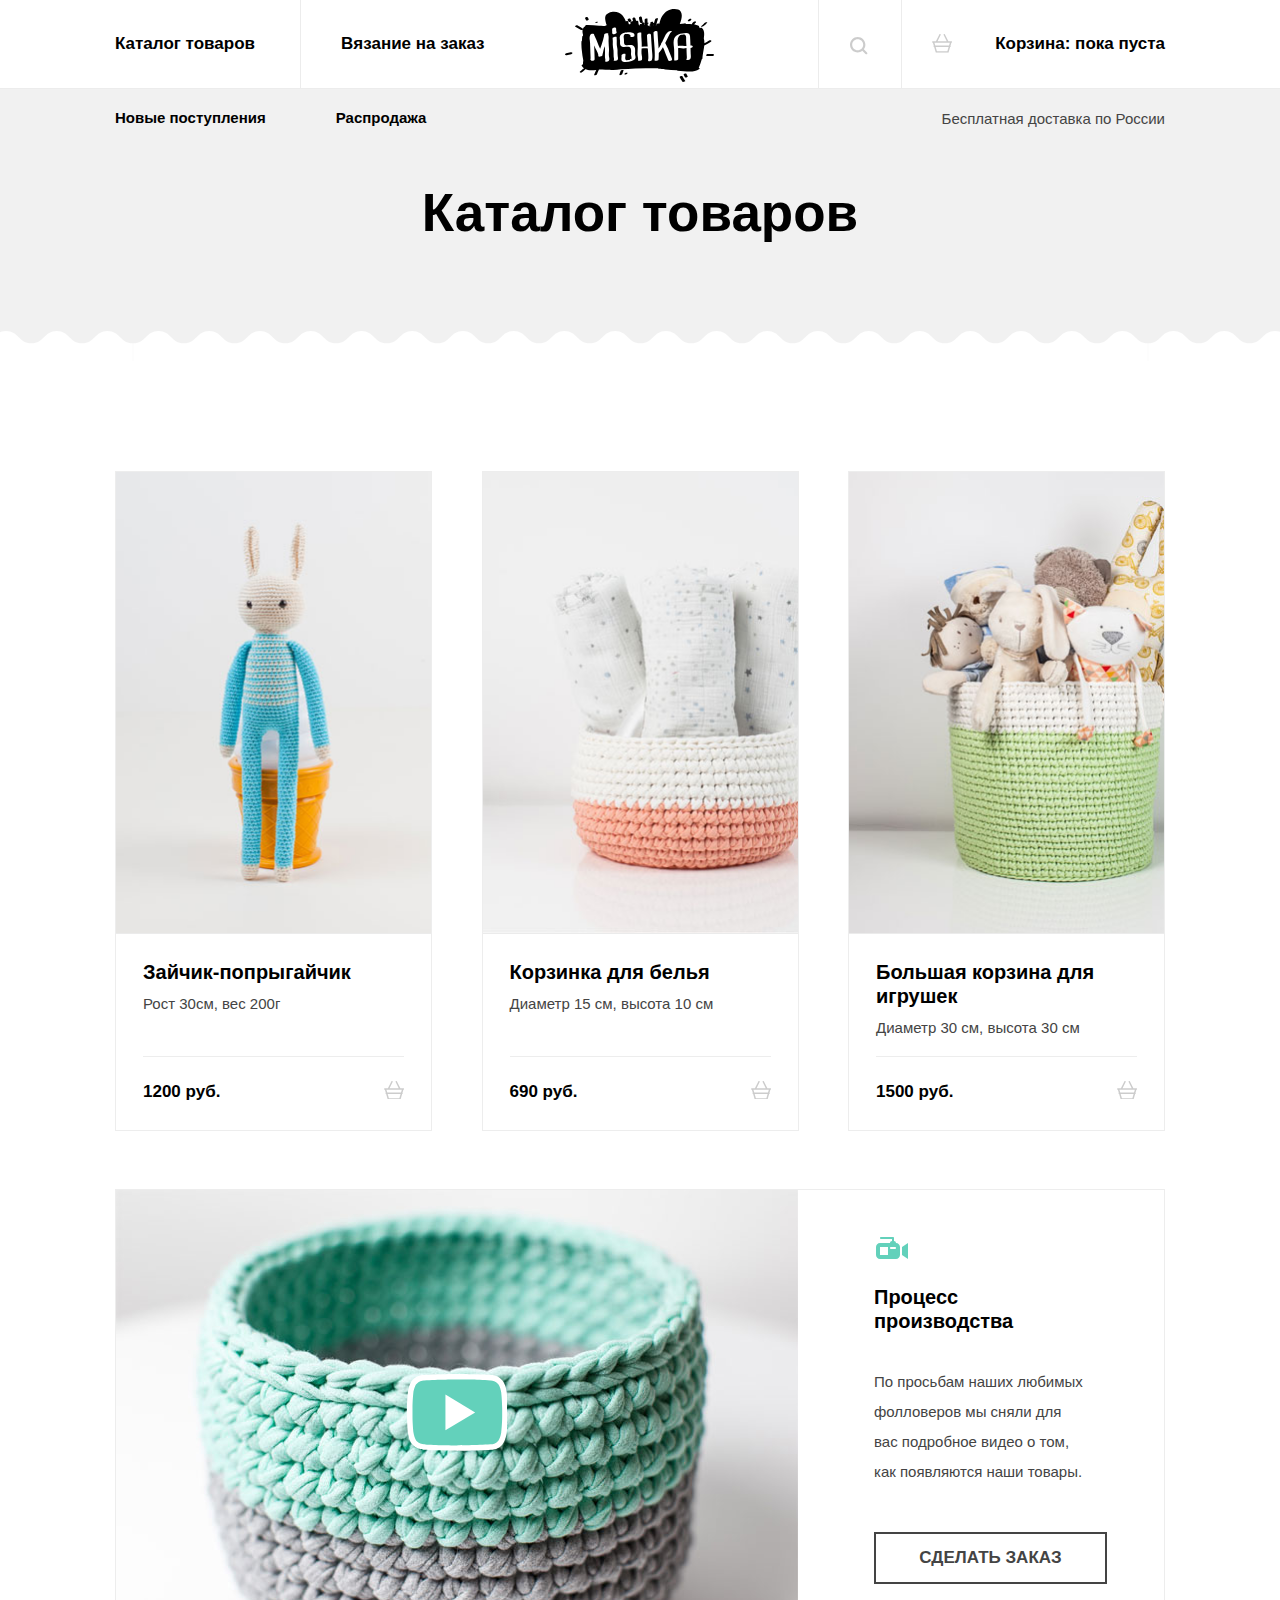
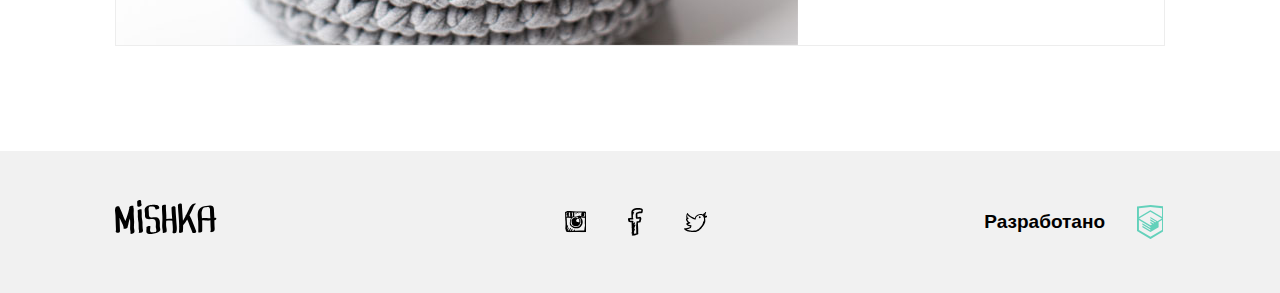
<file: catalog.html>
<!DOCTYPE html>
<html lang="ru">
  <head>
    <meta charset="utf-8">
    <title>Мишка- Каталог</title>
    <meta name="viewport" content="width=device-width,initial-scale=1">
    <link href="css/style.css" rel="stylesheet">
  </head>
  <body>

    <svg style="display: none"><symbol viewBox="264.205 370.961 20.294 18.849" id="icon-cart"><title>icon-cart</title> <path d="M283.75,378.19h-3.151l-3.407-6.814c-0.185-0.37-0.634-0.52-1.006-0.335 c-0.371,0.186-0.521,0.636-0.335,1.006l3.071,6.143h-9.138l3.072-6.143c0.185-0.371,0.035-0.821-0.335-1.006 c-0.37-0.185-0.821-0.035-1.006,0.335l-3.407,6.814h-3.151c-0.414,0-0.75,0.336-0.75,0.75s0.336,0.75,0.75,0.75h0.157l0.855,2.991 c-0.187,0.137-0.316,0.347-0.316,0.595c0,0.396,0.309,0.71,0.697,0.739l1.656,5.795h12.697l1.656-5.795 c0.388-0.028,0.698-0.344,0.698-0.739c0-0.249-0.129-0.459-0.316-0.596l0.854-2.991h0.157c0.414,0,0.75-0.336,0.75-0.75 S284.164,378.19,283.75,378.19z M279.569,388.311h-10.433l-1.224-4.284h12.881L279.569,388.311z M281.222,382.526h-13.739 l-0.81-2.836h15.359L281.222,382.526z"/> </symbol><symbol viewBox="56.519 49.996 14.962 27.718" id="icon-fb"><title>icon-fb</title> <g id="icon-fb-facebook"> <g> <path d="M68.181,55.188c1.026,0.029,1.993,0,2.681-0.3c0.391-0.818,0.556-1.854,0.619-2.989 c-0.19-0.015-0.062-0.337-0.207-0.399c-0.029-0.202-0.278-0.195-0.309-0.398c-0.277-0.165-0.457-0.422-0.723-0.598 c-0.727-0.162-1.44-0.335-2.164-0.499c-0.849,0.044-1.895-0.103-2.58,0.1c-2.619-0.04-3.997,1.12-5.259,2.392 c-0.023,0.078-0.003,0.197-0.105,0.199c-0.574,1.587-0.125,3.621-0.204,5.581c0.099,0.436,0.107,0.958,0.204,1.395 c-0.998,0.296-2.212,0.387-3.402,0.499c-0.317,0.324-0.178,1.089-0.206,1.693c0.085,0.583,0.278,1.06,0.413,1.595 c0.211,0.193,0.596,0.396,0.825,0.498c0.065,0.029,0.071,0.082,0.103,0.1c0.506,0.268,1.451,0.008,2.268,0.1 c-0.136,1.978,0.256,3.915,0,5.68c0.007,0.327,0.295,0.382,0.208,0.798c-0.001,0.963-0.067,1.99,0.208,2.69 c-0.287,0.455-0.497,0.982-0.415,1.794c0.122,0.016,0.114,0.157,0.105,0.299c-0.075,0.47,0.643,0.175,0.515,0.698 c0.162,0.456-0.428,0.184-0.413,0.498v0.896c0.53,0.285,1.462,0.182,2.268,0.199c0.908-0.419,2.188-0.479,2.785-1.196 c0.459,0.235,0.916-0.014,1.238-0.199c-0.018-0.315,0.273-0.333,0.205-0.698c-0.004-0.328-0.173-0.496-0.103-0.896V71.83 c-0.206-2.293-0.048-4.938-0.309-7.176c0.888-0.105,1.917-0.075,2.578-0.398c0.357-0.451,0.377-1.23,0.516-1.895 c0.177-0.226,0.221-0.583,0.206-0.996c0.19-0.213,0.068-0.729,0.104-1.096c-0.141-0.595-0.168-1.3-0.825-1.39 c-0.884-0.235-2.043,0.595-2.991,0.299c0.049-1.134-0.293-2.342,0-3.388C66.761,55.609,67.461,55.39,68.181,55.188z M64.363,59.971c0.117,0.254,0.254,0.486,0.414,0.698c0.079,0.022,0.203,0.003,0.205,0.101c1.192,0.056,2.199-0.069,3.096-0.299 c0,0.998-0.271,1.733-0.518,2.492c-0.662,0.045-1.467,0.3-1.958,0.198c-0.276,0.165-0.372,0.506-0.62,0.698 c-0.049,0.441,0.142,0.495,0,0.797c-0.201,0.137-0.055,0.611-0.205,0.796v1.496c0.085,0.281-0.146,0.258-0.104,0.497v3.488 c-0.085,0.281,0.146,0.258,0.104,0.498v2.989c0.063,0.271-0.132,0.791,0.103,0.896c-0.07,0.364-0.412-0.021-0.824,0.1 c-0.528,0.122-0.926,0.369-1.548,0.4c0.117-0.353,0.32-0.622,0.311-1.097c0.049-0.381-0.365-0.312-0.516-0.49 c0.193-0.644,0.562-1.117,0.722-1.793c0.197-0.515,0.714-1.298,0.31-1.794c-0.522-0.105-0.521,0.293-0.826,0.398 c-0.022,0.077-0.002,0.196-0.103,0.199c-0.023,0.077-0.003,0.196-0.103,0.199c0.01,0.12-0.151,0.062,0,0 c0.022-0.078,0.002-0.197,0.103-0.199c0.023-0.077,0.002-0.197,0.103-0.199v-0.299c0.368-0.575,0.67-1.214,0.826-1.993 c0.191-0.28,0.283-0.656,0.412-0.997c0.156-0.262,0.34-0.869,0.104-1.195c-0.517,0.033-0.796,0.295-0.93,0.697 c-0.32-0.189,0.161-0.434,0.104-0.697c0.138-0.231,0.169-0.566,0.309-0.797c0.202-0.413,0.564-1.304,0-1.596 c-0.438-0.023-0.612,0.207-0.723,0.498c-0.214,0.191-0.43,0.383-0.516,0.698c-0.373-0.07-0.143-0.727-0.206-1.097 c-0.067-0.52,0.122-0.899,0-1.195c-0.56-0.799-2.026-0.105-3.197-0.299c-0.108-0.307-0.222-0.984-0.104-1.195 c1.045-0.088,2.479,0.201,3.197-0.199c0.024-0.078,0.003-0.197,0.104-0.199c0.094-0.723-0.271-1-0.515-1.396 c0.232-0.806,0.04-2.02,0.104-2.989c0.233-0.141,0.328-0.414,0.515-0.598c0.112-0.955,0.673-1.476,0.722-2.49 c-0.273,0.001-0.607-0.055-0.619,0.199c-0.302-0.114-0.382,0.479-0.515,0.199c-0.112-0.541,0.246-0.626,0.309-0.997 c0.599-0.418,1.212-0.82,1.856-1.195c1.741-0.244,4.648-0.449,6.086,0.198c0.051,0.616-0.287,0.854-0.207,1.496h-1.546 c-1.092,0.24-1.987,0.672-2.991,0.997c-0.24,0.066-0.276,0.331-0.516,0.398c-0.036,0.396-0.225,0.646-0.311,0.996 C64.182,57.424,64.394,58.582,64.363,59.971z"/> </g> </g> </symbol><symbol viewBox="8.014 4.35 31.972 37.301" id="icon-feature-1"><title>icon-feature-1</title> <path fill="#63d1bb" d="M24,41.65c8.827,0,15.986-7.159,15.986-15.986C31.158,25.664,24,32.822,24,41.65z M12.641,20.78 c0,2.451,1.989,4.441,4.44,4.441c0.932,0,1.803-0.294,2.513-0.782l-0.036,0.337c0,2.451,1.99,4.441,4.441,4.441 s4.44-1.99,4.44-4.441l-0.036-0.337c0.719,0.497,1.582,0.782,2.514,0.782c2.451,0,4.44-1.99,4.44-4.441 c0-1.768-1.038-3.286-2.54-3.997c1.492-0.71,2.54-2.229,2.54-3.997c0-2.451-1.989-4.44-4.44-4.44c-0.932,0-1.803,0.293-2.514,0.781 L28.44,8.79c0-2.451-1.989-4.44-4.44-4.44s-4.441,1.99-4.441,4.44l0.036,0.337c-0.719-0.497-1.581-0.781-2.513-0.781 c-2.451,0-4.44,1.99-4.44,4.44c0,1.768,1.039,3.286,2.54,3.997C13.68,17.494,12.641,19.012,12.641,20.78z M24,12.343 c2.451,0,4.44,1.989,4.44,4.44c0,2.451-1.989,4.44-4.44,4.44s-4.441-1.99-4.441-4.44C19.559,14.332,21.549,12.343,24,12.343z  M8.014,25.664c0,8.827,7.158,15.986,15.986,15.986C24,32.822,16.842,25.664,8.014,25.664z"/> </symbol><symbol viewBox="0 0 34.373 34.373" id="icon-feature-2"><title>icon-feature-2</title> <g> <path d="M0.286,14.069c-0.382,2.073-0.384,4.211,0.008,6.301l4.121-3.21L0.286,14.069z"/> <path d="M24.403,1.585C19.62-0.623,13.959-0.559,9.149,1.992l7.513,5.625L24.403,1.585z"/> <path d="M33.901,13.175l-4.811,3.748l4.936,3.695C34.522,18.173,34.489,15.63,33.901,13.175z"/> <path d="M9.209,32.414c4.844,2.534,10.724,2.65,15.73,0.113l-8.096-6.062L9.209,32.414z"/> <path d="M7.914,14.433L1.681,9.767c-0.32,0.669-0.595,1.356-0.825,2.056l5.308,3.974L7.914,14.433z"/> <path d="M18.593,25.102l8.336,6.242c0.277-0.191,0.551-0.391,0.82-0.601c0.318-0.248,0.625-0.505,0.92-0.771l-8.326-6.234 L18.593,25.102z"/> <path d="M11.413,11.707L4.002,6.158C3.54,6.709,3.117,7.285,2.733,7.881l6.931,5.189L11.413,11.707z"/> <path d="M22.093,22.375l8.092,6.059c0.471-0.544,0.904-1.112,1.297-1.701l-7.639-5.721L22.093,22.375z"/> <path d="M14.913,8.98L7.196,3.203C7.003,3.341,6.812,3.482,6.623,3.629C6.227,3.938,5.849,4.261,5.487,4.597l7.676,5.747 L14.913,8.98z"/> <path d="M25.592,19.649l6.972,5.221c0.33-0.662,0.615-1.341,0.855-2.033l-6.077-4.55L25.592,19.649z"/> <path d="M26.448,2.706L0.88,22.626c0.233,0.698,0.513,1.386,0.839,2.059l26.52-20.663C27.667,3.541,27.068,3.102,26.448,2.706z"/> <path d="M30.743,6.624c-0.301-0.386-0.614-0.754-0.939-1.106L2.786,26.567c0.262,0.402,0.542,0.797,0.843,1.183 c0.142,0.183,0.288,0.359,0.436,0.534L31.155,7.176C31.021,6.99,30.886,6.806,30.743,6.624z"/> <path d="M32.298,8.999L5.552,29.838c0.544,0.501,1.114,0.962,1.708,1.382l25.962-20.228C32.959,10.314,32.651,9.648,32.298,8.999z"/> </g> </symbol><symbol viewBox="46.212 56.834 46.575 27.332" id="icon-feature-3"><title>icon-feature-3</title> <path d="M88.882,56.834H50.116c-2.156,0-3.904,1.749-3.904,3.905v19.521c0,2.156,1.748,3.905,3.904,3.905h38.766 c2.156,0,3.905-1.749,3.905-3.905V60.739C92.787,58.583,91.038,56.834,88.882,56.834z M49.235,81.784V59.551h40.202v22.233H49.235z"/> <path d="M53.14,77.88h32.395V63.456H53.14V77.88z M69.5,65.354c2.936,0,5.315,2.38,5.315,5.314c0,2.936-2.379,5.314-5.315,5.314 s-5.314-2.379-5.314-5.314C64.185,67.733,66.564,65.354,69.5,65.354z"/> </symbol><symbol viewBox="612.532 500.386 54.156 23.183" id="icon-feature-4"><title>icon-feature-4</title> <g> <path d="M652.844,506.098c-3.647-0.971-7.839-1.667-12.359-1.666c-2.891,0.001-5.457,0.243-7.71,0.623l-6.784-4.668l-13.456,0.005 l5.811,6.184h8.447c-4.58,1.598-6.759,3.515-6.759,3.515l0.002,3.777c0,0,2.313,1.912,6.931,3.518l-8.623-0.005l-5.811,6.188 l13.455,0.002l6.816-4.692c2.261,0.398,4.822,0.647,7.681,0.648c4.522-0.001,8.712-0.697,12.36-1.667 c-1.176-1.775-1.915-3.743-1.918-5.877C650.93,509.842,651.665,507.871,652.844,506.098z"/> <path d="M656.267,507.132c-1.284,1.605-1.969,3.25-1.965,4.84c-0.007,1.597,0.677,3.238,1.968,4.847 c6.399-2.162,10.419-4.841,10.419-4.841S662.67,509.298,656.267,507.132z"/> </g> </symbol><symbol viewBox="47.475 50.071 33.05 27.857" id="icon-feature-5"><title>icon-feature-5</title> <path fill="#63d1bb" d="M80.525,58.808c0-4.825-3.912-8.736-8.736-8.736c-3.405,0-6.348,1.951-7.789,4.793 c-1.441-2.842-4.384-4.793-7.789-4.793c-4.825,0-8.736,3.911-8.736,8.736c0,9.127,14.657,19.121,16.525,19.121 C65.869,77.929,80.525,67.979,80.525,58.808z"/> </symbol><symbol viewBox="239.665 239.757 32.666 32.486" id="icon-feature-6"><title>icon-feature-6</title> <path fill="#63d1bb" d="M242.56,272.243h12.504v-13.91H242.56V272.243z M270.742,248.623h-7.335 c0.521-0.267,0.984-0.549,1.396-0.845c1.588-1.133,2.424-2.57,2.42-3.999c0.002-1.169-0.556-2.202-1.359-2.901 c-0.805-0.704-1.869-1.119-3.016-1.121c-1.22-0.001-2.352,0.421-3.32,1.069c-1.459,0.979-2.606,2.451-3.424,4.067 c-0.039,0.079-0.078,0.157-0.115,0.236c-0.299-0.623-0.647-1.226-1.041-1.792c-0.691-0.985-1.523-1.86-2.497-2.511 c-0.97-0.646-2.103-1.069-3.322-1.069c-1.213,0.004-2.323,0.514-3.155,1.295c-0.828,0.783-1.41,1.885-1.412,3.135 c-0.002,0.73,0.211,1.494,0.649,2.188c0.552,0.872,1.424,1.628,2.633,2.248h-6.588c-0.878,0-1.591,0.712-1.591,1.59v5.897h15.396 v-7.488h1.873v7.488h15.396v-5.897C272.333,249.334,271.621,248.623,270.742,248.623 M248.38,246.284 c-0.622-0.391-1-0.785-1.22-1.135c-0.22-0.354-0.294-0.662-0.296-0.963c-0.004-0.504,0.248-1.042,0.691-1.461 c0.437-0.415,1.028-0.667,1.562-0.667h0.013c0.685,0,1.366,0.231,2.046,0.683c1.018,0.671,1.975,1.85,2.645,3.187 c0.342,0.676,0.609,1.39,0.789,2.087C251.528,247.694,249.532,247.013,248.38,246.284 M258.917,244.657 c0.557-0.797,1.21-1.466,1.887-1.916c0.68-0.451,1.362-0.683,2.047-0.683h0.006c0.574,0,1.117,0.22,1.494,0.55 c0.377,0.336,0.571,0.739,0.573,1.171c-0.004,0.512-0.272,1.259-1.467,2.132c-1.138,0.825-3.101,1.673-6.127,2.265 C257.62,246.974,258.177,245.704,258.917,244.657 M256.937,272.243h12.506v-13.91h-12.506V272.243z"/> </symbol><symbol viewBox="-11.34 -28.346 46.68 81.691" id="icon-flag"><title>icon-flag</title> <g id="icon-flag-miu"> <g id="icon-flag-Artboard-1" transform="translate(-755.000000, -443.000000)">  <g id="icon-flag-editor-flag-triangle-notification-glyph"> <path fill="#63D1BB" d="M751.439,418.545v38.9l38.9-19.451L751.439,418.545z M743.66,496.346v-81.691h3.805v81.691H743.66z"/> </g> </g> </g> <g> <rect x="-11.34" y="-28.346" fill="#231F20" width="3.805" height="81.691"/> </g> </symbol><symbol viewBox="53.115 53.19 21.769 21.334" id="icon-insta"><title>icon-insta</title> <g id="icon-insta-instagram"> <g> <path d="M74.881,65.336c-0.013-2.395-0.344-4.788-0.303-7.135c-0.023-0.788-0.086-1.535-0.152-2.278 c-0.105-0.3-0.111-0.699-0.152-1.062c-0.26-0.17-0.222-0.64-0.456-0.835c-0.423-0.233-1.201-0.114-1.744-0.22 c-0.657-0.026-1.254-0.115-1.899-0.153c-1.936-0.101-3.973-0.076-5.996-0.076c-2.001,0-3.954-0.145-5.695-0.379h-2.202 c-0.097,0.004-0.105,0.098-0.227,0.076c-0.599,0.034-1.077,0.188-1.595,0.303c-0.21,0.119-0.421,0.235-0.683,0.304 c-0.136,0.192-0.513,0.145-0.607,0.379c-0.186,0.212,0.185,0.451,0,0.607v0.911c0.173,0.13,0.027,0.58,0.075,0.835v0.987 c-0.017,1.281,0.134,2.397,0.076,3.72c0.467,2.762,0.374,6.537,0.076,9.413c0.155,0.579,0.363,1.105,0.455,1.746 c0.256,0.479,0.335,1.133,0.683,1.52c0.502,0.206,1.233,0.186,1.898,0.229c0.383,0.098,0.667,0.293,1.14,0.30 c2.843-0.21,5.496-0.154,8.427-0.229c2.704,0.24,5.802,0.188,8.275-0.228c0.195-0.134,0.128-0.529,0.228-0.76 c-0.056-0.385,0.207-0.449,0.228-0.759C74.862,70.157,74.895,67.763,74.881,65.336z M61.899,59.111 c0.757-0.153,1.48-0.341,2.429-0.304c0.71,0.076,1.287,0.283,1.897,0.456c0.116,0.184-0.243,0.547,0.153,0.684v0.076 c0.059,0.017,0.149,0.002,0.151,0.076c0.445,0.035,0.794,0.167,1.063,0.379c0.45,0.055,0.536,0.476,1.138,0.3 c-0.091,0.213-0.084,0.524-0.075,0.835c0.324,1.183,0.475,2.81,0.303,4.252c-0.164,0.163-0.215,0.442-0.303,0.683 c-0.311,0.322-0.481,0.785-0.836,1.062c-0.095,0.236-0.25,0.408-0.454,0.533c-0.116,0.213-0.206,0.452-0.457,0.53 c-0.298,0.163-0.577,0.011-0.834-0.076c-0.446,0.162-0.904,0.312-1.215,0.607c-0.816-0.096-1.648-0.175-2.43-0.304 c-0.242-0.139-0.487-0.273-0.835-0.305c-0.227-0.204-0.496-0.364-0.836-0.455c-0.101-0.127-0.337-0.118-0.455-0.229 c-0.198-0.029-0.229-0.227-0.456-0.229c-0.118-0.412-0.443-0.618-0.532-1.062c-0.226-0.331-0.308-0.805-0.455-1.215 c-0.043-1.434,0.091-2.692,0.379-3.796c0.346-0.591,0.779-1.094,1.138-1.67c0.249,0.021,0.365-0.09,0.38-0.304 c0.306,0.053,0.434-0.072,0.684-0.075C61.698,59.568,61.71,59.251,61.899,59.111z M60.229,56.378 c-0.117-0.263-0.066-0.691-0.075-1.062c-0.007-0.285,0.278-0.279,0.304-0.532c-0.003-0.074-0.093-0.059-0.152-0.076 c0.126-0.146,0.701-0.097,0.834,0c0.132,0.537-0.354,0.455-0.531,0.684c0.011,0.167,0.322,0.032,0.456,0.076 c0.029,0.854-0.059,1.496,0,2.202h-0.456c-0.007,0.234,0.229,0.226,0.456,0.228c-0.059,0.286,0.092,0.363,0.075,0.607 c-0.226,0.153-0.716,0.042-1.062,0.075C59.975,57.986,60.313,57.205,60.229,56.378z M59.546,54.784 c0.088-0.013,0.134,0.016,0.151,0.076c0.179,0.253,0.01,0.683-0.076,0.911C59.448,55.592,59.595,55.089,59.546,54.784z M59.698,56.606c-0.132-0.069-0.168-0.237-0.152-0.456C59.678,56.221,59.713,56.388,59.698,56.606z M59.698,57.973 c-0.058,0.139-0.082-0.045-0.076-0.152C59.68,57.682,59.703,57.866,59.698,57.973z M59.546,58.201 c0.175-0.024,0.084,0.219,0.228,0.227c-0.009,0.193-0.283,0.179-0.38,0.077C59.433,58.393,59.507,58.312,59.546,58.201z M57.192,56.985c0.006-0.108,0.013-0.214-0.076-0.228c-0.073-0.733,0.13-1.415,0-1.973c0.25-0.155,0.769-0.042,1.139-0.077v1.139 c-0.088,0.064-0.203,0.101-0.379,0.077c-0.054,0.28,0.324,0.131,0.379,0.304c0.008,0.853-0.056,1.777,0.152,2.429 c-0.565-0.059-0.906,0.107-1.442,0.076c0.097-0.612-0.019-1.435,0.531-1.594C57.484,56.997,57.239,57.091,57.192,56.985z M56.661,56.985c-0.204,0.021-0.217-0.534-0.077-0.607C56.912,56.384,56.833,56.879,56.661,56.985z M56.509,57.973 c0.077-0.312,0.034-0.304,0.075-0.683C56.812,57.303,56.844,58.06,56.509,57.973z M56.737,55.923 c-0.263,0.054-0.273-0.266-0.153-0.38C56.847,55.49,56.856,55.81,56.737,55.923z M56.737,54.784 c0.033,0.159-0.052,0.201-0.076,0.304c-0.176,0.023-0.084-0.219-0.229-0.229C56.457,54.757,56.623,54.797,56.737,54.784z M56.509,58.505c0.148-0.031,0.11,0.345-0.076,0.227C56.473,58.67,56.512,58.608,56.509,58.505z M55.825,54.784 c0.029,0.259-0.438,0.32-0.379,0H55.825z M54.838,54.86c-0.034,0.219-0.326,0.179-0.379,0.379 C54.245,55.069,54.543,54.771,54.838,54.86z M54.383,55.619c0.226-0.205,0.451-0.41,0.684-0.607 c-0.021-0.123,0.071-0.131,0.076-0.228h0.229c0.102,0.381-0.261,0.296-0.305,0.531c0.021,0.122-0.072,0.131-0.075,0.227 c0.02,0.335,0.121,0.588,0.075,0.988c-0.27,0.008-0.276,0.28-0.607,0.227C54.482,56.329,54.325,56.083,54.383,55.619z M54.459,58.884V57.29c0.195-0.185,0.396-0.364,0.607-0.532c0.295,0.489,0.179,1.392,0.455,1.897 C55.246,58.812,54.771,58.766,54.459,58.884z M72.68,69.968c-0.109,0.954-0.158,1.968-0.379,2.809 c-2.89,0.123-6.02,0.005-8.883,0.153c-0.199,0.045-0.273-0.031-0.229-0.229c-0.253,0-0.258,0.247-0.531,0.229 c0.201-0.336,0.438-0.898,0.151-1.291c-0.797,0.013-0.797,0.821-1.138,1.291c-0.686-0.053-1.137,0.127-1.823,0.075 c0.18-0.705,0.75-1.021,0.911-1.745c-0.395-0.55-0.989,0.138-1.214,0.455c-0.204,0.48-0.557,0.81-0.76,1.29H57.8 c0.238-0.469,0.489-0.926,0.759-1.366c0.171-0.512,0.625-0.741,0.683-1.367c-0.157-0.28-0.42-0.029-0.683,0 c-0.123,0.182-0.272,0.335-0.38,0.531c-0.232,0.376-0.501,0.714-0.684,1.14c-0.181,0.208-0.335,0.003-0.53,0.227 c-0.389,0.271-0.581,0.736-0.988,0.987c-0.174-0.06,0.039-0.356,0.153-0.38c0.045-0.181-0.096-0.55,0.075-0.607 c0.063-0.366,0.212-0.647,0.379-0.91c0.119-0.742,0.521-1.199,0.684-1.898c-0.559,0.099-0.674,0.643-0.988,0.987 c-0.212,0.445-0.542,0.772-0.683,1.291c-0.174-0.131-0.028-0.58-0.076-0.836c0.122-0.586,0.298-1.119,0.38-1.746 c0.133-0.22,0.173-0.535,0.228-0.834c0.168-0.209,0.046-0.61-0.077-0.761c-0.226,0.027-0.374,0.133-0.455,0.304 c-0.192-0.032-0.193,0.506-0.304,0.304c-0.045-2.587-0.451-4.812-0.456-7.438c0.026-0.331-0.183-0.424-0.228-0.685 c1.629,0.028,3.121,0.091,4.783,0.229c-0.089,0.139-0.199,0.257-0.304,0.379c-0.144,0.07-0.226,0.173-0.378,0.304 c-0.604,1.653-0.975,3.984-0.607,6.15c0.229,0.58,0.589,1.029,0.986,1.441c0.907,0.485,1.635,1.149,2.506,1.671 c1.701,0.361,3.84,0.369,5.541,0c0.236-0.12,0.484-0.226,0.685-0.38c1.364-1.242,2.753-2.459,2.961-4.859v-1.367 c-0.197-1.598-0.688-2.905-1.747-3.644c0.331-0.22,1.099,0.043,1.67,0.076c0.223,0.013,0.447,0.014,0.684,0 c0.408-0.024,0.928-0.055,1.443,0c0.144,0.187,0.113,0.544,0.228,0.76c-0.062,1.684-0.192,3.3-0.152,5.087 c0.103,0.454,0.127,0.986,0.229,1.441C73.046,68.209,72.9,69.126,72.68,69.968z M73.059,58.808 c-0.639-0.12-1.232-0.284-1.897-0.379c0.072-0.333,0.799-0.01,0.987-0.228c0.385-0.223,0.295-0.92,0.304-1.51 c0.032-0.348,0.114-0.644,0.076-1.063c-0.401-0.951-1.783-0.421-2.886-0.455c-0.225,0.718-0.47,1.8-0.304,2.657 c0.169,0.49,1.024,0.292,1.519,0.456c-0.14,0.332-0.688,0.057-0.987,0.076c-0.296-0.083-0.707-0.052-0.986-0.151 c-2.285,0.078-4.284,0.004-6.529,0.151c0.117-1.248,0.063-2.465-0.076-3.645h3.112c-0.344,0.364-0.912,0.507-1.29,0.835 c-0.44,0.244-0.861,0.505-1.139,0.911c0.249,0.134,0.535-0.245,0.759-0.379c0.355-0.074,0.479-0.381,0.835-0.455 c0.423-0.438,1.096-0.625,1.67-0.912c0.378-0.022,0.697,0.013,0.987,0.077c1.283,0.007,2.456,0.126,3.796,0.076 c0.614,0.145,1.45,0.069,1.974,0.304c0.107,0.298,0.231,0.579,0.305,0.911C73.297,57.071,73.14,57.901,73.059,58.808z M67.214,55.088C67.324,55.041,67.205,54.996,67.214,55.088L67.214,55.088z M67.214,55.088c-0.529,0.154-1.019,0.348-1.367,0.682 C66.331,55.572,66.906,55.464,67.214,55.088z M68.276,55.695C68.387,55.648,68.269,55.604,68.276,55.695L68.276,55.695z M66.53,56.606c0.727-0.158,1.181-0.591,1.746-0.911c-0.437,0.019-0.592,0.32-0.987,0.379 C67.074,56.291,66.689,56.334,66.53,56.606z M65.847,55.771C65.736,55.818,65.854,55.863,65.847,55.771L65.847,55.771z M65.164,56.378C65.274,56.332,65.156,56.286,65.164,56.378L65.164,56.378z M65.089,56.454c0.063,0.014,0.07-0.03,0.075-0.076 C65.1,56.364,65.092,56.408,65.089,56.454z M65.012,56.53c0.064,0.014,0.072-0.03,0.077-0.076 C65.022,56.441,65.017,56.483,65.012,56.53z M64.178,57.138c0.346-0.134,0.613-0.348,0.834-0.607 C64.664,56.664,64.397,56.878,64.178,57.138z M66.454,58.125c0.533-0.049,0.749-0.416,1.215-0.531 c0.284-0.298,0.784-0.381,0.987-0.76c-0.56,0.023-0.766,0.399-1.216,0.531C67.156,57.662,66.689,57.778,66.454,58.125z M64.178,57.138C63.861,57.064,64.162,57.365,64.178,57.138L64.178,57.138z M63.645,57.517c0.021,0.021,0.115-0.037,0.076-0.077 C63.7,57.42,63.605,57.478,63.645,57.517z M66.454,58.125C66.344,58.172,66.461,58.216,66.454,58.125L66.454,58.125z M65.314,59.946c-0.223-0.231-0.676-0.233-0.986-0.379c-0.697-0.038-1.223,0.093-1.746,0.229c-0.304,0.151-0.607,0.304-0.91,0.454 c-0.266,0.166-0.444,0.417-0.76,0.532c-0.205,0.225-0.352,0.51-0.684,0.607c-0.004,0.223-0.173,0.281-0.304,0.379 c-0.089,0.115-0.094,0.312-0.227,0.381c-0.007,0.12,0.036,0.29-0.076,0.303c0.108,1.512,0.291,2.948,0.683,4.177 c0.287,0.623,0.975,0.846,1.442,1.29c0.589,0.297,1.328,0.444,2.126,0.531c0.277-0.052,0.553-0.105,0.911-0.076 c1.209-0.209,2.098-0.736,2.81-1.441c0.1-0.281,0.252-0.508,0.455-0.684c-0.254-0.671,0.293-1.098,0.455-1.59 c0.002-1.344-0.201-2.48-0.607-3.415c-0.256-0.579-0.92-0.751-1.366-1.139c-0.059-0.018-0.15-0.003-0.151-0.077 C66.11,59.892,65.646,59.789,65.314,59.946z M61.899,64.273c-0.113-0.063-0.109-0.244-0.152-0.379 C62.003,63.816,61.865,64.131,61.899,64.273z M61.975,64.578c0.041-0.117,0.079-0.006,0.076,0.075 C62.011,64.771,61.972,64.658,61.975,64.578z M62.431,62.527c0.015-0.086,0.075-0.042,0.075,0 C62.492,62.614,62.431,62.57,62.431,62.527z M64.101,60.402c-0.203,0.258,0.041,0.576,0.077,0.836 C63.873,61.199,63.604,60.351,64.101,60.402z M64.48,64.35c-0.04-0.038,0.055-0.097,0.076-0.076 C64.596,64.312,64.502,64.371,64.48,64.35z M65.239,67.234c0.034-0.109,0.066,0.008,0.152,0 C65.373,67.331,65.241,67.311,65.239,67.234z M67.44,64.653c-0.233-0.057-0.145,0.208-0.379,0.152 c0.069-0.159,0.118-0.338,0.229-0.455C67.424,64.369,67.462,64.48,67.44,64.653z M66.303,60.857 c0.211,0.119,0.441,0.217,0.606,0.381c0.085,0.219,0.243,0.363,0.38,0.529c0.058,0.778,0.179,1.492,0.151,2.354 c-0.257,0.099-0.438,0.271-0.683,0.381c-0.78-0.006-1.358-0.212-1.897-0.456c-0.171-0.259-0.355-0.505-0.532-0.759v-1.062 c0.17-0.185,0.319-0.391,0.456-0.607c0.228-0.127,0.508-0.201,0.454-0.607c-0.038-0.062-0.078-0.124-0.075-0.229 c0.158,0.045,0.245,0.159,0.379,0.229C65.865,61.028,65.952,60.811,66.303,60.857z"/> </g> </g> </symbol><symbol viewBox="-259.404 -19.675 40.219 62.411" id="icon-interior"><title>icon-interior</title> <g> <path d="M-244.227,18.283c-0.286,0.966-0.245,2.191,0.027,3.639c0.494,2.635,1.687,6.041,2.358,9.67h5.062 c0.696-3.641,1.949-7.05,2.471-9.683c0.287-1.445,0.33-2.66,0.041-3.617c-0.275-0.899-0.89-1.618-2.021-2.303h-5.997 C-243.361,16.668-243.96,17.38-244.227,18.283z"/> <path d="M-232.395,38.278h-13.799c-1.293,0-2.299,0.976-2.299,2.229v2.229h2.299h13.799h2.299v-2.229 C-230.096,39.254-231.102,38.278-232.395,38.278z"/> <path d="M-225.262-17.446h-11.732c0-1.244-1.015-2.229-2.3-2.229c-1.283,0-2.3,0.985-2.3,2.229h-11.737l-6.073,25.517 c0.794-0.461,1.589-0.992,2.632-0.992c1.359,0,2.243,0.818,2.924,1.375c0.682,0.557,1.162,0.849,1.447,0.849 c0.292,0.001,0.769-0.287,1.451-0.836c0.681-0.548,1.564-1.358,2.915-1.358c1.349,0,2.237,0.806,2.919,1.354 c0.684,0.549,1.161,0.84,1.451,0.84c0.146,0,0.338-0.073,0.58-0.214c0.242-0.141,0.53-0.353,0.872-0.626 c0.512-0.411,1.139-0.967,1.99-1.218c0.284-0.085,0.593-0.136,0.93-0.136c1.347,0,2.238,0.805,2.92,1.354 c0.683,0.548,1.159,0.84,1.451,0.84c0.287-0.002,0.766-0.296,1.445-0.85c0.684-0.554,1.571-1.367,2.925-1.367 c1.356,0,2.239,0.817,2.919,1.371c0.342,0.276,0.631,0.489,0.872,0.631c0.24,0.143,0.431,0.214,0.575,0.214 c0.288,0,0.762-0.293,1.442-0.854c0.68-0.559,1.567-1.384,2.929-1.384c1.044,0,1.839,0.533,2.632,0.997L-225.262-17.446z"/> <path d="M-235.881,33.82h-6.864c-0.657,0-1.15,0.479-1.15,1.115c0,0.635,0.493,1.113,1.15,1.113h6.9c0.655,0,1.15-0.479,1.15-1.113 c0-0.636-0.495-1.115-1.15-1.115H-235.881z"/> <path d="M-239.295,9.336c-0.146,0-0.338,0.074-0.58,0.213c-0.157,0.094-0.37,0.261-0.57,0.41v3.731h2.299V9.959 C-238.651,9.581-239.054,9.336-239.295,9.336z"/> </g> </symbol><symbol viewBox="0 0 50 26.003" id="icon-left-arrow"><title>icon-left-arrow</title> <polygon points="50,11.002 7.659,11.002 15.833,2.828 13.005,0 0,12.998 0.003,13.001 0,13.005 13.005,26.003 15.833,23.175 7.661,15.002 50,15.002 "/> </symbol><symbol viewBox="0 0 66 100.801" id="icon-map-pin"><title>icon-map-pin</title> <path fill="#FFFFFF" d="M56.334,9.228c-12.892-12.305-33.773-12.305-46.667,0c-12.891,12.297-12.891,32.248,0,44.542 c0,0,23.318,21.832,23.318,47.031c0-25.199,23.343-47.031,23.343-47.031C69.225,41.476,69.225,21.525,56.334,9.228z"/> <path fill="#6BC6B3" d="M47.036,45.522c-0.636-3.277,0.13-6.947,0.027-10.284c-0.115-3.755-0.713-7.485-0.665-11.246 c0.039-3.044,0.545-6.173-0.503-9.091c0.065-0.332,0.134-0.662,0.195-0.995c0.271-1.463-4.577-0.689-5.338,0.649 c-0.479,0.393-0.726,0.861-0.523,1.339c0.051,0.121,0.097,0.243,0.142,0.365c-0.917,4.485-2.197,8.827-3.668,13.174 c-0.563,1.663-1.244,3.288-1.817,4.946c-0.814-1.545-1.638-3.071-2.3-4.728c-1.922-4.805-3.656-9.661-6-14.285 c0.266-2.14-4.484-1.916-5.421,0.044c-1.132,2.371-0.986,4.763-0.613,7.299c0.42,2.858,0.494,5.668,0.528,8.554 c0.066,5.566,0.502,11.119,0.584,16.684c-0.496,0.552-0.646,1.233-0.127,1.924c0.226,0.302,0.505,0.535,0.799,0.769 c1.265,1.013,4.899,0.15,4.893-1.779c-0.02-5.771-0.437-11.531-0.589-17.299c-0.015-0.565-0.025-1.129-0.034-1.694 c0.08,0.203,0.159,0.406,0.24,0.607c0.896,2.245,1.833,4.427,3.059,6.514c1.214,2.068,1.824,4.289,2.523,6.547 c-0.265,0.303-0.423,0.647-0.326,0.991c-0.055,0.251,0.099,0.409,0.352,0.504c0.894,0.766,2.578,0.383,3.513-0.01 c0.4-0.168,0.785-0.364,1.155-0.593c0.483-0.297,1.236-0.95,1.021-1.622c-0.041-0.13-0.081-0.26-0.121-0.391 c0.657-1.776,0.992-3.625,1.352-5.5c0.381-2,1.095-3.892,1.812-5.786c0.073,0.867,0.149,1.732,0.219,2.597 c0.285,3.575,0.046,7.099,0.011,10.674c-0.013,1.186,0.074,2.287,0.306,3.445c0.096,0.479,0.514,2.53,0.394,2.642 c-0.855,0.79-0.606,1.759,0.539,2.011c1.279,0.281,2.912-0.148,3.877-1.039C48.207,49.911,47.414,47.479,47.036,45.522z"/> </symbol><symbol viewBox="247.3 382.56 100.678 76.891" id="icon-play"><title>icon-play</title> <g> <g> <path fill="#63D1BB" d="M344.255,400.708c0,0-0.92-7.008-3.785-10.078c-3.632-4.041-7.674-4.066-9.541-4.297 c-13.326-1.023-33.303-1.023-33.303-1.023h-0.051c0,0-19.978,0-33.304,1.023c-1.867,0.23-5.908,0.256-9.54,4.297 c-2.84,3.096-3.786,10.078-3.786,10.078s-0.896,8.211-0.896,16.422v7.699c0,8.21,0.947,16.421,0.947,16.421 s0.921,7.009,3.785,10.078c3.632,4.041,8.364,3.913,10.487,4.349c7.622,0.767,32.356,1.022,32.356,1.022 s20.003-0.025,33.329-1.048c1.867-0.23,5.908-0.256,9.54-4.298c2.84-3.069,3.786-10.078,3.786-10.078s0.946-8.21,0.946-16.421 v-7.699C345.202,408.919,344.255,400.708,344.255,400.708z"/> <path fill="#FFFFFF" d="M297.614,459.449h-0.016c-1.015-0.011-24.946-0.266-32.604-1.037l-0.14-0.014l-0.137-0.028 c-0.271-0.056-0.668-0.107-1.126-0.167c-2.503-0.328-7.159-0.938-10.839-5.019c-3.354-3.616-4.377-10.771-4.483-11.576 l-0.005-0.043c-0.039-0.342-0.965-8.463-0.965-16.736v-7.699c0-8.266,0.875-16.378,0.912-16.72l0.009-0.071 c0.108-0.802,1.155-7.928,4.474-11.557c3.996-4.439,8.531-4.899,10.712-5.121c0.192-0.02,0.37-0.037,0.529-0.058l0.126-0.013 c13.277-1.019,33.312-1.031,33.514-1.031h0.051c0.201,0,20.236,0.013,33.514,1.031l0.126,0.013 c0.159,0.021,0.337,0.038,0.529,0.058c2.179,0.221,6.71,0.682,10.704,5.112c3.354,3.616,4.377,10.771,4.483,11.577l0.005,0.043 c0.039,0.342,0.965,8.459,0.99,16.753v7.708c0,8.273-0.926,16.395-0.965,16.736l-0.007,0.053 c-0.108,0.805-1.156,7.953-4.478,11.562c-3.994,4.435-8.527,4.896-10.707,5.117c-0.193,0.02-0.371,0.037-0.53,0.057l-0.126,0.013 c-13.276,1.02-33.334,1.057-33.535,1.058L297.614,459.449L297.614,459.449z M265.67,452.952 c7.477,0.729,31.216,0.989,31.968,0.997c0.657-0.001,20.135-0.049,33.047-1.036c0.178-0.021,0.371-0.041,0.58-0.062 c1.836-0.186,4.608-0.468,7.186-3.335l0.026-0.029c1.825-1.974,2.853-6.928,3.075-8.552c0.059-0.514,0.926-8.358,0.926-16.08 v-7.699c-0.023-7.76-0.896-15.627-0.951-16.109c-0.32-2.382-1.434-6.789-3.066-8.539l-0.035-0.038 c-2.577-2.868-5.351-3.149-7.186-3.336c-0.209-0.021-0.402-0.041-0.58-0.062c-13.066-0.998-32.834-1.011-33.033-1.011h-0.051 c-0.198,0-19.967,0.013-33.033,1.011c-0.177,0.021-0.371,0.041-0.58,0.062c-1.835,0.187-4.607,0.468-7.186,3.336l-0.019,0.021 c-1.828,1.993-2.855,6.924-3.082,8.552c-0.062,0.591-0.875,8.399-0.875,16.089v7.699c0,7.749,0.871,15.598,0.926,16.083 c0.32,2.381,1.433,6.789,3.066,8.539l0.035,0.039c2.322,2.584,5.303,2.975,7.479,3.259 C264.788,452.812,265.246,452.872,265.67,452.952z"/> </g> </g> <g> <polygon fill="#FFFFFF" points="285.733,403.138 285.733,438.846 315.48,420.992  "/> </g> </symbol><symbol viewBox="0 0 50 26.003" id="icon-right-arrow"><title>icon-right-arrow</title> <polygon points="0,11.002 42.341,11.002 34.166,2.828 36.995,0 50,12.998 49.996,13.001 50,13.005 36.995,26.003 34.166,23.175 42.339,15.002 0,15.002 "/> </symbol><symbol viewBox="-0.8 -0.8 17.6 17.6" id="icon-search"><title>icon-search</title> <path d="M16.47,14.93l-3.415-3.415C14.02,10.226,14.6,8.634,14.6,6.899c0-4.253-3.447-7.699-7.7-7.699 S-0.8,2.646-0.8,6.899s3.446,7.7,7.699,7.7c1.734,0,3.326-0.58,4.613-1.546l3.417,3.416c0.203,0.202,0.418,0.33,0.771,0.33 c0.607,0,1.1-0.492,1.1-1.1C16.8,15.459,16.739,15.2,16.47,14.93z M1.399,6.899c0-3.038,2.462-5.5,5.5-5.5s5.5,2.462,5.5,5.5 s-2.462,5.5-5.5,5.5S1.399,9.938,1.399,6.899z"/> </symbol><symbol viewBox="226.001 226.19 60 59.62" id="icon-toy"><title>icon-toy</title> <path fill="#149080" d="M226.001,269.871l27.438,15.934v-23.346l-27.438-15.94V269.871z M277.347,238.627v2.453 c0,1.817-3.458,3.29-7.73,3.29c-4.266,0-7.727-1.473-7.727-3.29v-4.059h0.024c0.26,1.714,3.604,3.073,7.702,3.073 c4.272,0,7.729-1.474,7.729-3.285c0-1.819-3.457-3.289-7.729-3.289c-0.339,0-0.675,0.01-1.002,0.03l-4.975-2.888v3.086 c0,1.817-3.454,3.29-7.723,3.29c-2.683,0-5.045-0.583-6.433-1.467c-0.196-0.203-0.439-0.401-0.732-0.586 c-0.363-0.381-0.565-0.797-0.565-1.236v-2.986l-4.807,2.792c-0.347-0.017-0.696-0.033-1.054-0.033c-4.267,0-7.727,1.469-7.727,3.289 c0,1.811,3.46,3.285,7.727,3.285c4.099,0,7.446-1.358,7.705-3.073h0.022v4.059c0,1.817-3.455,3.29-7.727,3.29 c-4.267,0-7.727-1.473-7.727-3.29v-2.42l-5.952,3.452l27.531,15.986l27.351-15.882L277.347,238.627z M263.703,248.793 c0,1.817-3.46,3.287-7.727,3.287c-4.269,0-7.729-1.47-7.729-3.287v-4.059h0.024c0.26,1.715,3.603,3.076,7.705,3.076 c4.101,0,7.443-1.361,7.705-3.076h0.021V248.793L263.703,248.793z M258.558,262.666v23.144L286,269.871v-23.144L258.558,262.666z  M255.917,232.762c4.269,0,7.723-1.47,7.723-3.286c0-1.814-3.454-3.287-7.723-3.287c-4.27,0-7.729,1.472-7.729,3.287 C248.187,231.292,251.647,232.762,255.917,232.762"/> </symbol><symbol viewBox="52.253 53.771 23.494 20.168" id="icon-twitter"><title>icon-twitter</title> <g id="icon-twitter-twitter"> <g> <path d="M75.706,57.855c-0.227-0.366-0.909-0.277-1.407-0.371h-1.112c0.142-0.353,0.343-0.646,0.52-0.963 c0.056-0.438,0.254-0.734,0.223-1.26c0.129-0.167,0.176-0.417,0.296-0.593c0.104-0.144,0.242-0.477,0.074-0.667 c-0.051-0.221-0.295-0.249-0.593-0.222c-0.088,0.036-0.169,0.079-0.222,0.148c-0.448,0.433-0.778,1.014-1.261,1.408 c-0.009,0.008-0.062,0-0.074,0c-0.087,0.005-0.033,0.046-0.075,0.074c-0.146,0.098-0.257,0.152-0.369,0.223 c-0.284,0.176-0.547,0.445-0.891,0.519c-0.529-0.211-1.156-0.326-1.852-0.37c-1.157,0.102-2.303,0.215-3.038,0.741 c-0.911,0.35-1.477,1.042-2.149,1.63c-0.049,0.32-0.342,0.398-0.37,0.741c-0.005,0.045-0.012,0.088-0.073,0.074 c0.043,0.241-0.051,0.345-0.074,0.519c-0.001,0.133,0.199,0.431,0,0.52c-0.822-0.12-1.485-0.63-2.149-0.964 c-0.718-0.36-1.468-0.604-2.074-1.111c-0.716-0.322-1.26-0.816-1.778-1.334c-0.208-0.312-0.542-0.496-0.667-0.89 c-0.379-0.164-0.175-0.912-0.741-0.889c-0.315-0.043-0.345,0.199-0.444,0.37c-0.07,0.227-0.361,0.232-0.371,0.519 c-0.004,0.046-0.011,0.088-0.074,0.075c-0.17,1.089-0.527,1.992-0.519,3.26c0.129,0.415,0.35,0.738,0.593,1.038 c-0.418,0.051-0.716,0.222-0.89,0.519c-0.06,1.073,0.378,1.647,0.742,2.297c0.134,0.384,0.352,0.685,0.593,0.963 c0.017,0.229,0.206,0.288,0.296,0.445c0.019,0.105,0.123,0.125,0.149,0.223c-0.04,0.105,0.289,0.18,0.073,0.221 c-0.413,0.131-1.016,0.07-1.259,0.371c-0.109,0.279-0.109,0.833,0,1.111c0.034,0.237,0.282,0.262,0.296,0.519 c0.499,0.417,1.082,0.747,1.631,1.112c0.574,0.166,1.211,0.271,1.852,0.37c-0.102,0.343-0.338,0.551-0.593,0.741 c-0.78,0.381-1.849,0.474-2.742,0.74c-0.555,0.038-0.956,0.23-1.556,0.223c-0.333,0.127-0.854,0.075-1.112,0.223 c-0.122,0.068-0.102,0.096-0.222,0.221c-0.134,0.412,0.111,0.74,0.444,0.89c-0.005,0.253,0.219,0.276,0.371,0.371 c0.089,0.183,0.254,0.29,0.445,0.37c0.544,0.468,1.268,0.759,1.927,1.112c0.83,0.183,1.648,0.376,2.52,0.519 c0.896,0.116,1.901,0.124,2.816,0.222h0.963c0.511,0.132,1.23,0.054,1.853,0.074c0.095-0.102,0.322-0.073,0.519-0.074 c0.522-0.269,1.196-0.385,1.631-0.74c0.574-0.241,0.989-0.642,1.557-0.89c0.866-0.765,1.937-1.324,2.519-2.37 c0.205-0.189,0.351-0.438,0.445-0.74c0.265-0.156,0.385-0.454,0.593-0.667c0.404-0.41,0.706-0.924,1.037-1.40 c0.319-0.496,0.576-1.054,0.89-1.556c-0.01-0.405,0.306-0.484,0.296-0.89c0.193-0.226,0.177-0.662,0.371-0.88 c-0.033-0.255,0.029-0.415,0.074-0.594c0.047-1.281-0.047-2.422-0.297-3.407c0.588-0.155,1.181-0.302,1.631-0.593 C75.418,58.93,75.891,58.533,75.706,57.855z M72.298,61.931c-0.153,0.859-0.615,1.41-1.038,2.001 c0.059,0.379-0.104,0.538-0.073,0.889c-0.158,0.312-0.287,0.652-0.371,1.037c-0.203,0.267-0.332,0.606-0.519,0.89 c-0.366,0.548-0.777,1.051-1.186,1.557c-0.378,0.56-0.912,0.965-1.334,1.481c-0.42,0.493-0.942,0.885-1.407,1.334 c-0.474,0.17-0.89,0.396-1.26,0.667c-0.232,0.09-0.463,0.18-0.667,0.296c-0.177,0.146-0.499,0.145-0.668,0.29 c-1.086,0.147-2.3,0.17-3.555,0.148c-1.031-0.105-2.115-0.159-3.039-0.371c-0.922-0.189-1.511-0.712-2.297-1.037 c0.153-0.242,0.634-0.154,0.963-0.222c0.031-0.166,0.394-0.003,0.444-0.149c0.257,0.06,0.285-0.109,0.52-0.07 c0.563-0.201,1.23-0.302,1.705-0.593c0.282-0.138,0.406-0.434,0.667-0.593c0.033-0.189,0.104-0.341,0.222-0.444 c0.047-0.275,0.201-0.441,0.148-0.815c0.111-0.21,0.299-0.343,0.296-0.667c-0.074-0.147-0.128-0.316-0.296-0.371 c-0.026-0.196-0.377-0.067-0.444-0.222c-0.255,0.032-0.416-0.029-0.593-0.075c-0.154-0.043-0.487,0.092-0.519-0.073 c-0.842-0.023-1.3-0.43-1.853-0.74c0.431-0.262,1.032-0.353,1.333-0.742c0.516-0.076,1.058-0.129,1.112-0.666 c0-0.717-0.771-0.661-1.333-0.815c-0.773-0.66-1.194-1.672-1.779-2.52c0.238-0.157,0.564-0.226,0.741-0.444 c0.454,0.058,0.54-0.251,0.667-0.52c0.019-0.488-0.333-0.605-0.593-0.815c-0.259-0.21-0.475-0.462-0.667-0.74 c-0.003-0.818-0.021-1.652,0.074-2.372c0.063-0.014,0.07,0.029,0.074,0.074c0.227,0.441,0.559,0.775,0.815,1.186 c0.532,0.357,0.925,0.853,1.556,1.112c0.452,0.413,1.108,0.621,1.557,1.038c0.601,0.263,1.158,0.57,1.704,0.889 c0.669,0.194,1.056,0.673,2.001,0.593c0.198-0.098,0.394-0.199,0.593-0.297c0.258-0.456-0.059-1.079,0.147-1.63 c0.255-0.659,0.797-1.031,1.26-1.481c0.29-0.155,0.555-0.335,0.815-0.519c0.347-0.098,0.675-0.216,0.964-0.37 c0.376-0.019,0.713-0.077,1.037-0.148h1.26c0.244,0.052,0.475,0.119,0.74,0.148c0.209,0.137,0.38,0.313,0.666,0.371 c0.789,0.693,1.271,1.696,1.409,3.039C72.175,60.934,72.35,61.323,72.298,61.931z M72.594,56.299 c-0.129,0.34-0.23,0.707-0.593,0.815c-0.017-0.105-0.122-0.125-0.147-0.222c-0.012-0.209,0.209-0.186,0.296-0.296 C72.312,56.511,72.395,56.348,72.594,56.299C72.587,56.209,72.702,56.253,72.594,56.299z M67.11,59.337 c0.163,0.135,0.284,0.31,0.519,0.371c0.101,0.221,0.314,0.327,0.594,0.37c0.047-0.15,0.346-0.049,0.37-0.222 c0.174-0.023,0.166-0.229,0.296-0.297c-0.018-0.55-0.129-1.006-0.37-1.333C67.761,57.803,66.843,58.265,67.11,59.337z"/> </g> </g> </symbol><symbol viewBox="0 0 32 32" id="icon-video"><title>icon-video</title> <g transform="translate(0 192)"> <path d="M26-177l6-4v16l-6-4V-177z M24-177v8c0,2.209-1.791,4-4,4H4c-2.209,0-4-1.791-4-4v-8c0-2.209,1.791-4,4-4h10 c0-1.105,0.895-2,2-2v-2H5c-0.553,0-1-0.447-1-1s0.447-1,1-1h12c0.553,0,1,0.447,1,1v3c1.105,0,2,0.895,2,2 C22.209-181,24-179.209,24-177z M12-177H4v8h8V-177z M20-176c0-0.553-0.447-1-1-1h-4c-0.553,0-1,0.447-1,1s0.447,1,1,1h4 C19.553-175,20-175.447,20-176z"/> </g> </symbol><symbol viewBox="0 0 101.615 34.056" id="logo-footer"><title>logo-footer</title> <g> <path d="M19.135,21.495c-0.083-2.683-0.51-5.347-0.475-8.035c0.028-2.174,0.389-4.41-0.36-6.495 c0.047-0.237,0.096-0.473,0.14-0.711c0.193-1.045-3.271-0.492-3.813,0.464c-0.343,0.28-0.519,0.615-0.375,0.957 c0.037,0.086,0.069,0.174,0.102,0.261c-0.656,3.204-1.57,6.306-2.621,9.412c-0.402,1.188-0.888,2.349-1.298,3.533 c-0.582-1.104-1.169-2.194-1.643-3.377C7.418,14.071,6.18,10.602,4.505,7.298C4.695,5.77,1.301,5.93,0.632,7.33 c-0.809,1.694-0.705,3.403-0.438,5.214c0.3,2.042,0.353,4.05,0.377,6.111c0.047,3.976,0.358,7.943,0.417,11.919 c-0.354,0.395-0.461,0.881-0.091,1.375c0.162,0.216,0.361,0.382,0.571,0.549c0.904,0.724,3.5,0.107,3.496-1.271 c-0.014-4.123-0.312-8.238-0.42-12.358c-0.011-0.404-0.018-0.807-0.024-1.21c0.057,0.145,0.114,0.29,0.171,0.434 c0.64,1.604,1.31,3.163,2.185,4.654c0.868,1.478,1.303,3.064,1.803,4.677c-0.189,0.217-0.303,0.462-0.233,0.708 c-0.039,0.18,0.07,0.292,0.251,0.36c0.639,0.548,1.841,0.274,2.509-0.007c0.287-0.121,0.561-0.261,0.826-0.424 c0.345-0.212,0.883-0.679,0.729-1.159c-0.03-0.093-0.058-0.186-0.087-0.279c0.47-1.27,0.709-2.589,0.965-3.93 c0.272-1.428,0.782-2.78,1.295-4.133c0.052,0.619,0.106,1.238,0.156,1.855c0.204,2.554,0.033,5.072,0.007,7.626 c-0.008,0.847,0.054,1.633,0.219,2.461c0.068,0.343,0.367,1.808,0.281,1.887c-0.611,0.564-0.433,1.257,0.385,1.437 c0.915,0.201,2.081-0.105,2.77-0.742c1.198-1.106,0.632-2.845,0.361-4.241C18.661,26.501,19.208,23.879,19.135,21.495z"/> <path d="M27.499,22.17c-0.074-1.988-0.765-3.862-0.774-5.872c-0.011-2.305,0.181-4.593-0.155-6.886 c-0.106-0.725-4.056,0.1-3.917,1.05c0.309,2.11,0.197,4.229,0.159,6.354c-0.037,2.044,0.468,3.898,0.73,5.904 c0.269,2.054-0.084,4.157,0.149,6.213c0.109,0.962,0.75,2.743,0.089,3.58c-0.42,0.532,1.469,0.342,1.553,0.326 c0.769-0.142,1.793-0.392,2.304-1.038c0.653-0.828,0.196-2.426,0.053-3.357C27.374,26.385,27.576,24.249,27.499,22.17z"/> <path d="M43.828,18.851c-2.062-2.784-5.889-0.78-8.561-1.54c-1.377-0.392-1.395-2.271-1.392-3.396 c0.004-1.426-0.114-2.732-0.273-4.146c-0.119-1.052-0.024-2.121,0.746-2.904c0.142-0.144,0.859-0.336,0.81-0.339 c0.354-0.061,0.676-0.076,1.067-0.093c1.549-0.066,4.613,0.232,4.019,2.483c-0.266,1.01,3.596,0.431,3.877-0.637 c1.213-4.598-7.284-3.714-9.686-3.078C32.225,5.789,29.787,7.047,29.66,9.6c-0.061,1.219,0.273,2.379,0.325,3.587 c0.061,1.39-0.198,2.776,0.289,4.118c1.082,2.982,5.52,1.576,7.778,1.745c3.845,0.287,2.697,5.469,2.748,7.883 c0.027,1.288,1.181,3.429,0.211,4.507c-0.595,0.662-1.982,0.699-2.792,0.768c-0.813,0.068-2.201,0.312-2.742-0.461 c-0.993-1.418,0.091-3.799-0.121-5.425c-0.121-0.924-4.066-0.095-3.917,1.05c0.342,2.627-1.399,6.145,2.402,6.596 c2.441,0.289,5.191-0.161,7.5-0.928c1.196-0.396,2.307-0.942,3.243-1.793c1.035-0.941,0.694-2.348,0.417-3.547 C44.324,24.782,45.732,21.421,43.828,18.851z"/> <path d="M61.155,18.662c-0.122-3.777-0.69-7.513-0.706-11.297c-0.008-1.971-3.963-1.305-3.957,0.343 c0.015,3.608,0.497,7.167,0.682,10.764c0.004,0.074,0.008,0.147,0.013,0.221c-1.949-0.018-3.899,0.177-5.853,0.246 c0.201-4.633-0.611-9.227-0.435-13.857c0.022-0.582-3.874-0.09-3.917,1.049c-0.171,4.475,0.587,8.915,0.453,13.392 c-0.064,2.136-0.245,4.264-0.259,6.402c-0.007,1.095,0.171,2.183,0.329,3.263c0.146,0.999,0.484,2.331,0.182,3.318 c-0.237,0.772,3.561,0.29,3.862-0.694c0.544-1.778-0.222-4.039-0.405-5.839c-0.175-1.725-0.039-3.499,0.083-5.248 c2.03-0.13,4.059-0.297,6.08-0.012c0.09,1.378,0.196,2.754,0.322,4.134c0.105,1.157,0.179,2.313,0.196,3.475 c0.015,1.019,0.142,2.496-0.221,3.461c-0.773,2.057,3.15,1.889,3.723,0.364c0.703-1.87,0.502-4.199,0.383-6.164 C61.562,23.54,61.233,21.109,61.155,18.662z"/> <path d="M78.087,23.136c-0.939-2.758-2.373-5.177-3.616-7.797c1.001-1.949,2.018-3.898,2.932-5.888 c0.831-1.808,1.446-3.819,3.08-5.092c0.574-0.447,0.55-0.896-0.255-0.951c-0.875-0.061-2.064,0.192-2.77,0.742 c-1.485,1.158-2.427,2.563-3.201,4.268c-0.932,2.051-1.896,4.063-2.914,6.075c-0.074,0.147-0.149,0.295-0.224,0.443 c-0.49,0.315-0.785,0.762-0.639,1.266c-0.792,1.563-1.6,3.117-2.499,4.61c-0.299-5.534-0.955-11.061-1.15-16.6 c-0.045-1.27-3.971-0.479-3.917,1.049c0.243,6.868,1.219,13.719,1.286,20.587c-0.016,0.017-0.031,0.034-0.047,0.051 c-0.301,0.308-0.19,0.494,0.051,0.602c0.002,1.75-0.059,3.501-0.209,5.254c-0.472,0.745,0.463,1.139,1.084,1.139 c0.032,0,0.064,0,0.096,0c0.739,0,2.626-0.35,2.718-1.364c0.191-2.1,0.251-4.196,0.232-6.291c1.59-1.715,2.89-3.63,4.055-5.635 c0.759,1.48,1.482,2.972,1.989,4.582c0.861,2.741,2.299,5.261,3.131,8.014c0.544,1.806,4.457,0.738,3.917-1.049 C80.388,28.398,79.013,25.854,78.087,23.136z"/> <path d="M101.59,18.501c-0.21-0.832-1.372-0.849-2.271-0.77c-0.012-0.335-0.02-0.671-0.036-1.006 c-0.125-2.661-0.165-5.379-0.392-8.032c-0.209-2.458-1.585-3.337-3.972-3.247c-2.416,0.092-5.229,0.527-7.482,1.403 c-2.607,1.014-4.058,2.935-4.559,5.681c-0.549,3.014,0.24,6.219,0.373,9.246c0.154,3.503,0.066,7.014,0.062,10.519 c0,0.573,3.916,0.031,3.917-1.049c0.003-2.776,0.042-5.551,0-8.327c-0.013-0.818-0.051-1.632-0.102-2.444 c1.369-0.593,3.687,0.012,5.05,0.141c1.107,0.104,2.169-0.166,3.244-0.292c0.021,2.312,0.107,4.635,0.202,6.944 c0.049,1.184,0.477,3.53-0.354,4.511c-0.437,0.516,1.48,0.343,1.555,0.33c0.793-0.146,1.761-0.401,2.303-1.041 c0.949-1.12,0.456-3.79,0.401-5.126c-0.078-1.91-0.102-3.824-0.141-5.737C100.542,20.058,101.805,19.351,101.59,18.501z M86.972,18.351c-0.103-1.245-0.217-2.49-0.303-3.743c-0.16-2.331,0.117-5.583,2.29-6.999c0.58-0.379,1.675-0.315,2.354-0.438 c0.97-0.176,1.956-0.389,2.829,0.19c1.21,0.802,0.912,3.657,0.911,4.869c-0.003,2.005,0.207,4.001,0.31,6.003 c-0.552,0.055-1.111,0.089-1.683,0.076C91.394,18.256,89.136,17.896,86.972,18.351z"/> <path d="M24.108,6.7c0.521-0.05,1.045-0.226,1.477-0.524c0.085-0.072,0.171-0.144,0.256-0.216c0.52-0.335,0.972-0.827,0.728-1.361 c-0.504-1.105-0.423-2.231-0.416-3.414c0.006-0.958-0.963-1.246-1.781-1.174c-0.723,0.063-2.168,0.581-2.175,1.52 c-0.006,0.993-0.071,2.016,0.109,2.992c-0.047,0.113-0.074,0.239-0.104,0.355c-0.055,0.212,0.016,0.42,0.142,0.59 c0,0.045,0.002,0.089,0.002,0.134c0.005,0.112,0.01,0.224,0.015,0.335c0.073,0.232,0.216,0.409,0.429,0.53 C23.178,6.7,23.668,6.742,24.108,6.7z"/> </g> </symbol><symbol viewBox="0 0 26.943 34.09" id="logo-htmlacademy"><title>logo-htmlacademy</title> <path d="M13.62,0.017L13.472,0L0,1.412v24.661l13.473,8.017l13.43-7.99l0.042-0.025V1.412L13.62,0.017z M25.019,12.127L13.495,5.334 L13.494,5.23l-0.087,0.05l-0.088-0.056v0.109L1.925,12.118V3.147l11.548-1.212l11.547,1.212V12.127z M13.405,6.787L24.923,13.5 l-4.479,2.64l-7.093-4.221l-0.014,1.415l5.904,3.513l-0.86,0.507l-5.03-2.992l-0.014,1.415l3.827,2.275l-0.782,0.523l-3.031-1.787 l-0.014,1.413l1.853,1.091l-1.8,1.081L2.034,13.622L13.405,6.787z M1.925,15.127l11.411,6.791l0.016,1.044L5.41,18.234L5.395,19.65 l7.979,4.795l0.018,1.076l-7.973-4.74l-0.013,1.414l8.021,4.822l0.046,0.025l8.143-4.872l-0.011-5.177l3.415-2.036v10.021 L13.472,31.85L1.925,24.979V15.127z"/> </symbol></svg>

    <header class="page-header  page-header--inner-pages">
      <nav class="main-nav  main-nav--closed  main-nav--nojs">
        <button class="main-nav__toggle" type="button">Открыть меню</button>
        <ul class="main-nav__items">
          <li class="main-nav__item  main-nav__item--logo">
            <a class="main-nav__link  main-nav__link--logo" href="index.html">
              <picture>
                <source media="(min-width: 1150px)" srcset="img/logo-desktop.svg">
                <source media="(min-width: 768px)" srcset="img/logo-tablet.svg">
                <img src="img/logo-mobile.svg" alt="Магазин «Мишка»">
              </picture>
            </a>
          </li>
          <li class="main-nav__item  main-nav__item--main"><a class="main-nav__link" href="#">Каталог товаров</a></li>
          <li class="main-nav__item  main-nav__item--main"><a class="main-nav__link" href="#">Вязание на заказ</a></li>
          <li class="main-nav__item  main-nav__item--search"><a class="main-nav__link" href="#"><svg class="main-nav__icon-search"><use xlink:href="#icon-search"/></svg>Поиск по сайту</a></li>
          <li class="main-nav__item  main-nav__item--cart"><a class="main-nav__link" href="#"><svg class="main-nav__icon-cart"><use xlink:href="#icon-cart"/></svg>Корзина: пока пуста</a></li>
          <li class="main-nav__item  main-nav__item--additional"><a class="main-nav__link" href="#">Новые поступления</a></li>
          <li class="main-nav__item  main-nav__item--additional"><a class="main-nav__link" href="#">Распродажа</a></li>
          <li class="main-nav__item  main-nav__item--shipping">Бесплатная доставка по России</li>
        </ul>
      </nav>
      <div class="page-header__title  page-header__title--inner-pages">
        <h1>Каталог товаров</h1>
      </div>
    </header>

    <main class="catalog">
      <div class="wrapper">
        <section class="catalog__items">
          <article class="catalog-item">
            <a class="catalog-item__image" href="#">
              <picture>
                <source media="(min-width: 1150px)" srcset="img/photo-1-desktop@1x.jpg 1x, img/photo-1-desktop@2x.jpg 2x">
                <source media="(min-width: 768px)" srcset="img/photo-1-tablet@1x.jpg 1x, img/photo-1-tablet@2x.jpg 2x">
                <img src="img/photo-1-mobile@1x.jpg" srcset="img/photo-1-mobile@2x.jpg 2x"  alt="Товар недели">
              </picture>
            </a>
            <div class="catalog-item__box">
              <h3 class="catalog-item__title"><a href="#">Зайчик-попрыгайчик</a></h3>
              <p class="catalog-item__description">Рост 30см, вес 200г</p>
              <div class="catalog-item__cart-wrapper">
                <p class="catalog-item__price">1200 руб.</p>
                <a class="catalog-item__cart" href="product2.html"><svg class="catalog-item__icon-cart  open-modal" width="20.294" height="18.849"><use xlink:href="#icon-cart"/></svg>Заказать</a>
              </div>
            </div>
          </article>
          <article class="catalog-item">
            <a class="catalog-item__image" href="#">
              <picture>
                <source media="(min-width: 1150px)" srcset="img/photo-2-desktop@1x.jpg 1x, img/photo-2-desktop@2x.jpg 2x">
                <source media="(min-width: 768px)" srcset="img/photo-2-tablet@1x.jpg 1x, img/photo-2-tablet@2x.jpg 2x">
                <img src="img/photo-2-mobile@1x.jpg" srcset="img/photo-2-mobile@2x.jpg 2x"  alt="Товар недели">
              </picture>
            </a>
            <div class="catalog-item__box">
              <h3 class="catalog-item__title"><a href="#">Корзинка для белья</a></h3>
              <p class="catalog-item__description">Диаметр 15 см, высота 10 см</p>
              <div class="catalog-item__cart-wrapper">
                <p class="catalog-item__price">690 руб.</p>
                <a class="catalog-item__cart" href="product3.html"><svg class="catalog-item__icon-cart  open-modal" width="20.294" height="18.849"><use xlink:href="#icon-cart"/></svg>Заказать</a>
              </div>
            </div>
          </article>
          <article class="catalog-item">
            <a class="catalog-item__image" href="#">
              <picture>
                <source media="(min-width: 1150px)" srcset="img/photo-3-desktop@1x.jpg 1x, img/photo-3-desktop@2x.jpg 2x">
                <source media="(min-width: 768px)" srcset="img/photo-3-tablet@1x.jpg 1x, img/photo-3-tablet@2x.jpg 2x">
                <img src="img/photo-3-mobile@1x.jpg" srcset="img/photo-3-mobile@2x.jpg 2x"  alt="Товар недели">
              </picture>
            </a>
            <div class="catalog-item__box">
              <h3 class="catalog-item__title"><a href="#">Большая корзина для игрушек</a></h3>
              <p class="catalog-item__description">Диаметр 30 см, высота 30 см</p>
              <div class="catalog-item__cart-wrapper">
                <p class="catalog-item__price">1500 руб.</p>
                <a class="catalog-item__cart" href="product4.html"><svg class="catalog-item__icon-cart  open-modal" width="20.294" height="18.849"><use xlink:href="#icon-cart"/></svg>Заказать</a>
              </div>
            </div>
          </article>
        </section>
        <article class="product-video">
          <div class="product-video__video">
            <button class="product-video__play" type="button"><svg width="100.678" height="76.891"><use xlink:href="#icon-play"/></svg></button>
          </div>
          <h3 class="product-video__title"><svg class="product-video__icon" width="32" height="32"><use xlink:href="#icon-video"/></svg>Процесс производства</h3>
          <div class="product-video__box">
            <p class="product-video__description">По просьбам наших любимых фолловеров мы сняли для вас подробное видео о том, как появляются наши товары.</p>
            <a class="btn  product-video__btn" href="#">Сделать заказ</a>
          </div>
        </article>
      </div>
    </main>

    <footer class="page-footer">
      <div class="wrapper  page-footer__wrapper">
        <a class="page-footer__logo" href="#"><svg aria-label="Магазин «Мишка»" width="101.615" height="34.056"><use xlink:href="#logo-footer"/></svg></a>
        <p class="page-footer__social">
          <span class="social-links">
            <a class="social-link  social-link--in" href="https://www.instagram.com/htmlacademy"><svg width="21.769" height="21.334"><use xlink:href="#icon-insta"/></svg>Мы в Инстаграме</a>
            <a class="social-link  social-link--fb" href="https://www.facebook.com/htmlacademy"><svg width="14.962" height="27.718"><use xlink:href="#icon-fb"/></svg>Мы в Фейсбуке</a>
            <a class="social-link  social-link--tw" href="https://www.twitter.com/htmlacademy"><svg width="23.494" height="20.168"><use xlink:href="#icon-twitter"/></svg>Мы в Твиттере</a>
          </span>
        </p>
        <p class="page-footer__copyright">
          Разработано
          <a class="page-footer__copyright-link" href="https://htmlacademy.ru/intensive/adaptive">HTML Academy<svg aria-label="HTML Academy" width="26.943" height="34.09"><use xlink:href="#logo-htmlacademy"/></svg></a>
        </p>
      </div>
    </footer>

    <div class="modal">
      <div class="modal__overlay">
        <div class="modal__content">
          <h2>Добавить в корзину</h2>
          <p>Выберите размер:</p>
            <form class="modal__form" action="https://echo.htmlacademy.ru" method="post">
              <div class="modal__radio-box">
                <input id="size-s" value="s" name="size" type="radio" checked>
                <label for="size-s" class="btn  modal__radio">S</label>
                <input id="size-m" value="m" name="size" type="radio">
                <label for="size-m" class="btn  modal__radio  modal__radio--center">M</label>
                <input id="size-l" value="l" name="size" type="radio">
                <label for="size-l" class="btn  modal__radio">L</label>
              </div>
              <button class="btn modal__btn" type="submit">Добавить</button>
            </form>
        </div>
      </div>
    </div>

    <script src="js/script.js"></script>

  </body>
</html>
</file>
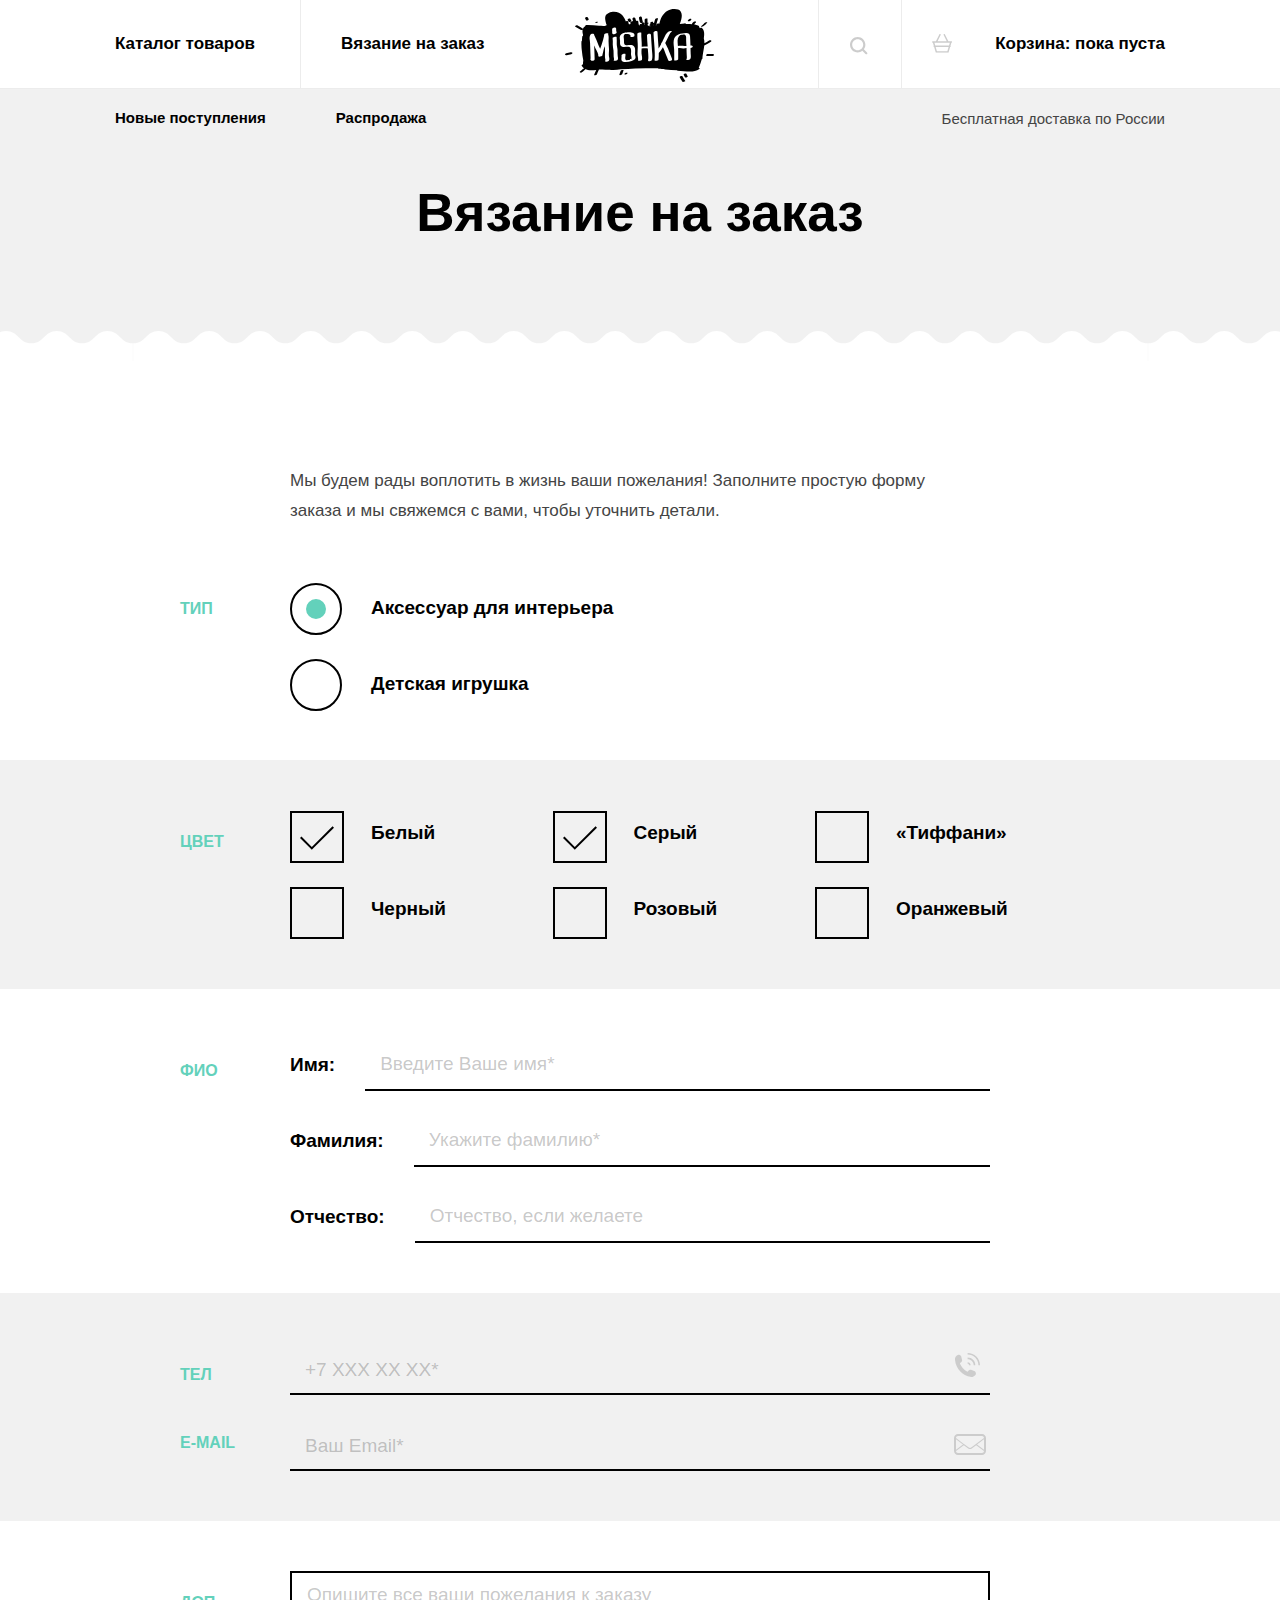
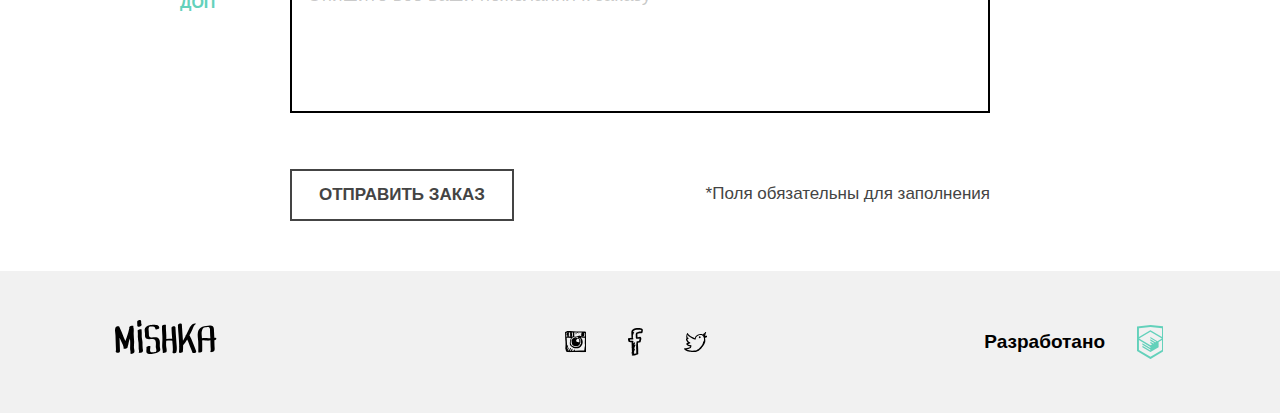
<file: form.html>
<!DOCTYPE html>
<html lang="ru">
  <head>
    <meta charset="utf-8">
    <title>Мишка: вязание на заказ</title>
    <meta name="viewport" content="width=device-width,initial-scale=1">
    <link href="css/style.css" rel="stylesheet">
  </head>
  <body>

    <svg style="display: none"><symbol viewBox="264.205 370.961 20.294 18.849" id="icon-cart"><title>icon-cart</title> <path d="M283.75,378.19h-3.151l-3.407-6.814c-0.185-0.37-0.634-0.52-1.006-0.335 c-0.371,0.186-0.521,0.636-0.335,1.006l3.071,6.143h-9.138l3.072-6.143c0.185-0.371,0.035-0.821-0.335-1.006 c-0.37-0.185-0.821-0.035-1.006,0.335l-3.407,6.814h-3.151c-0.414,0-0.75,0.336-0.75,0.75s0.336,0.75,0.75,0.75h0.157l0.855,2.991 c-0.187,0.137-0.316,0.347-0.316,0.595c0,0.396,0.309,0.71,0.697,0.739l1.656,5.795h12.697l1.656-5.795 c0.388-0.028,0.698-0.344,0.698-0.739c0-0.249-0.129-0.459-0.316-0.596l0.854-2.991h0.157c0.414,0,0.75-0.336,0.75-0.75 S284.164,378.19,283.75,378.19z M279.569,388.311h-10.433l-1.224-4.284h12.881L279.569,388.311z M281.222,382.526h-13.739 l-0.81-2.836h15.359L281.222,382.526z"/> </symbol><symbol viewBox="56.519 49.996 14.962 27.718" id="icon-fb"><title>icon-fb</title> <g id="icon-fb-facebook"> <g> <path d="M68.181,55.188c1.026,0.029,1.993,0,2.681-0.3c0.391-0.818,0.556-1.854,0.619-2.989 c-0.19-0.015-0.062-0.337-0.207-0.399c-0.029-0.202-0.278-0.195-0.309-0.398c-0.277-0.165-0.457-0.422-0.723-0.598 c-0.727-0.162-1.44-0.335-2.164-0.499c-0.849,0.044-1.895-0.103-2.58,0.1c-2.619-0.04-3.997,1.12-5.259,2.392 c-0.023,0.078-0.003,0.197-0.105,0.199c-0.574,1.587-0.125,3.621-0.204,5.581c0.099,0.436,0.107,0.958,0.204,1.395 c-0.998,0.296-2.212,0.387-3.402,0.499c-0.317,0.324-0.178,1.089-0.206,1.693c0.085,0.583,0.278,1.06,0.413,1.595 c0.211,0.193,0.596,0.396,0.825,0.498c0.065,0.029,0.071,0.082,0.103,0.1c0.506,0.268,1.451,0.008,2.268,0.1 c-0.136,1.978,0.256,3.915,0,5.68c0.007,0.327,0.295,0.382,0.208,0.798c-0.001,0.963-0.067,1.99,0.208,2.69 c-0.287,0.455-0.497,0.982-0.415,1.794c0.122,0.016,0.114,0.157,0.105,0.299c-0.075,0.47,0.643,0.175,0.515,0.698 c0.162,0.456-0.428,0.184-0.413,0.498v0.896c0.53,0.285,1.462,0.182,2.268,0.199c0.908-0.419,2.188-0.479,2.785-1.196 c0.459,0.235,0.916-0.014,1.238-0.199c-0.018-0.315,0.273-0.333,0.205-0.698c-0.004-0.328-0.173-0.496-0.103-0.896V71.83 c-0.206-2.293-0.048-4.938-0.309-7.176c0.888-0.105,1.917-0.075,2.578-0.398c0.357-0.451,0.377-1.23,0.516-1.895 c0.177-0.226,0.221-0.583,0.206-0.996c0.19-0.213,0.068-0.729,0.104-1.096c-0.141-0.595-0.168-1.3-0.825-1.39 c-0.884-0.235-2.043,0.595-2.991,0.299c0.049-1.134-0.293-2.342,0-3.388C66.761,55.609,67.461,55.39,68.181,55.188z M64.363,59.971c0.117,0.254,0.254,0.486,0.414,0.698c0.079,0.022,0.203,0.003,0.205,0.101c1.192,0.056,2.199-0.069,3.096-0.299 c0,0.998-0.271,1.733-0.518,2.492c-0.662,0.045-1.467,0.3-1.958,0.198c-0.276,0.165-0.372,0.506-0.62,0.698 c-0.049,0.441,0.142,0.495,0,0.797c-0.201,0.137-0.055,0.611-0.205,0.796v1.496c0.085,0.281-0.146,0.258-0.104,0.497v3.488 c-0.085,0.281,0.146,0.258,0.104,0.498v2.989c0.063,0.271-0.132,0.791,0.103,0.896c-0.07,0.364-0.412-0.021-0.824,0.1 c-0.528,0.122-0.926,0.369-1.548,0.4c0.117-0.353,0.32-0.622,0.311-1.097c0.049-0.381-0.365-0.312-0.516-0.49 c0.193-0.644,0.562-1.117,0.722-1.793c0.197-0.515,0.714-1.298,0.31-1.794c-0.522-0.105-0.521,0.293-0.826,0.398 c-0.022,0.077-0.002,0.196-0.103,0.199c-0.023,0.077-0.003,0.196-0.103,0.199c0.01,0.12-0.151,0.062,0,0 c0.022-0.078,0.002-0.197,0.103-0.199c0.023-0.077,0.002-0.197,0.103-0.199v-0.299c0.368-0.575,0.67-1.214,0.826-1.993 c0.191-0.28,0.283-0.656,0.412-0.997c0.156-0.262,0.34-0.869,0.104-1.195c-0.517,0.033-0.796,0.295-0.93,0.697 c-0.32-0.189,0.161-0.434,0.104-0.697c0.138-0.231,0.169-0.566,0.309-0.797c0.202-0.413,0.564-1.304,0-1.596 c-0.438-0.023-0.612,0.207-0.723,0.498c-0.214,0.191-0.43,0.383-0.516,0.698c-0.373-0.07-0.143-0.727-0.206-1.097 c-0.067-0.52,0.122-0.899,0-1.195c-0.56-0.799-2.026-0.105-3.197-0.299c-0.108-0.307-0.222-0.984-0.104-1.195 c1.045-0.088,2.479,0.201,3.197-0.199c0.024-0.078,0.003-0.197,0.104-0.199c0.094-0.723-0.271-1-0.515-1.396 c0.232-0.806,0.04-2.02,0.104-2.989c0.233-0.141,0.328-0.414,0.515-0.598c0.112-0.955,0.673-1.476,0.722-2.49 c-0.273,0.001-0.607-0.055-0.619,0.199c-0.302-0.114-0.382,0.479-0.515,0.199c-0.112-0.541,0.246-0.626,0.309-0.997 c0.599-0.418,1.212-0.82,1.856-1.195c1.741-0.244,4.648-0.449,6.086,0.198c0.051,0.616-0.287,0.854-0.207,1.496h-1.546 c-1.092,0.24-1.987,0.672-2.991,0.997c-0.24,0.066-0.276,0.331-0.516,0.398c-0.036,0.396-0.225,0.646-0.311,0.996 C64.182,57.424,64.394,58.582,64.363,59.971z"/> </g> </g> </symbol><symbol viewBox="8.014 4.35 31.972 37.301" id="icon-feature-1"><title>icon-feature-1</title> <path fill="#63d1bb" d="M24,41.65c8.827,0,15.986-7.159,15.986-15.986C31.158,25.664,24,32.822,24,41.65z M12.641,20.78 c0,2.451,1.989,4.441,4.44,4.441c0.932,0,1.803-0.294,2.513-0.782l-0.036,0.337c0,2.451,1.99,4.441,4.441,4.441 s4.44-1.99,4.44-4.441l-0.036-0.337c0.719,0.497,1.582,0.782,2.514,0.782c2.451,0,4.44-1.99,4.44-4.441 c0-1.768-1.038-3.286-2.54-3.997c1.492-0.71,2.54-2.229,2.54-3.997c0-2.451-1.989-4.44-4.44-4.44c-0.932,0-1.803,0.293-2.514,0.781 L28.44,8.79c0-2.451-1.989-4.44-4.44-4.44s-4.441,1.99-4.441,4.44l0.036,0.337c-0.719-0.497-1.581-0.781-2.513-0.781 c-2.451,0-4.44,1.99-4.44,4.44c0,1.768,1.039,3.286,2.54,3.997C13.68,17.494,12.641,19.012,12.641,20.78z M24,12.343 c2.451,0,4.44,1.989,4.44,4.44c0,2.451-1.989,4.44-4.44,4.44s-4.441-1.99-4.441-4.44C19.559,14.332,21.549,12.343,24,12.343z  M8.014,25.664c0,8.827,7.158,15.986,15.986,15.986C24,32.822,16.842,25.664,8.014,25.664z"/> </symbol><symbol viewBox="0 0 34.373 34.373" id="icon-feature-2"><title>icon-feature-2</title> <g> <path d="M0.286,14.069c-0.382,2.073-0.384,4.211,0.008,6.301l4.121-3.21L0.286,14.069z"/> <path d="M24.403,1.585C19.62-0.623,13.959-0.559,9.149,1.992l7.513,5.625L24.403,1.585z"/> <path d="M33.901,13.175l-4.811,3.748l4.936,3.695C34.522,18.173,34.489,15.63,33.901,13.175z"/> <path d="M9.209,32.414c4.844,2.534,10.724,2.65,15.73,0.113l-8.096-6.062L9.209,32.414z"/> <path d="M7.914,14.433L1.681,9.767c-0.32,0.669-0.595,1.356-0.825,2.056l5.308,3.974L7.914,14.433z"/> <path d="M18.593,25.102l8.336,6.242c0.277-0.191,0.551-0.391,0.82-0.601c0.318-0.248,0.625-0.505,0.92-0.771l-8.326-6.234 L18.593,25.102z"/> <path d="M11.413,11.707L4.002,6.158C3.54,6.709,3.117,7.285,2.733,7.881l6.931,5.189L11.413,11.707z"/> <path d="M22.093,22.375l8.092,6.059c0.471-0.544,0.904-1.112,1.297-1.701l-7.639-5.721L22.093,22.375z"/> <path d="M14.913,8.98L7.196,3.203C7.003,3.341,6.812,3.482,6.623,3.629C6.227,3.938,5.849,4.261,5.487,4.597l7.676,5.747 L14.913,8.98z"/> <path d="M25.592,19.649l6.972,5.221c0.33-0.662,0.615-1.341,0.855-2.033l-6.077-4.55L25.592,19.649z"/> <path d="M26.448,2.706L0.88,22.626c0.233,0.698,0.513,1.386,0.839,2.059l26.52-20.663C27.667,3.541,27.068,3.102,26.448,2.706z"/> <path d="M30.743,6.624c-0.301-0.386-0.614-0.754-0.939-1.106L2.786,26.567c0.262,0.402,0.542,0.797,0.843,1.183 c0.142,0.183,0.288,0.359,0.436,0.534L31.155,7.176C31.021,6.99,30.886,6.806,30.743,6.624z"/> <path d="M32.298,8.999L5.552,29.838c0.544,0.501,1.114,0.962,1.708,1.382l25.962-20.228C32.959,10.314,32.651,9.648,32.298,8.999z"/> </g> </symbol><symbol viewBox="46.212 56.834 46.575 27.332" id="icon-feature-3"><title>icon-feature-3</title> <path d="M88.882,56.834H50.116c-2.156,0-3.904,1.749-3.904,3.905v19.521c0,2.156,1.748,3.905,3.904,3.905h38.766 c2.156,0,3.905-1.749,3.905-3.905V60.739C92.787,58.583,91.038,56.834,88.882,56.834z M49.235,81.784V59.551h40.202v22.233H49.235z"/> <path d="M53.14,77.88h32.395V63.456H53.14V77.88z M69.5,65.354c2.936,0,5.315,2.38,5.315,5.314c0,2.936-2.379,5.314-5.315,5.314 s-5.314-2.379-5.314-5.314C64.185,67.733,66.564,65.354,69.5,65.354z"/> </symbol><symbol viewBox="612.532 500.386 54.156 23.183" id="icon-feature-4"><title>icon-feature-4</title> <g> <path d="M652.844,506.098c-3.647-0.971-7.839-1.667-12.359-1.666c-2.891,0.001-5.457,0.243-7.71,0.623l-6.784-4.668l-13.456,0.005 l5.811,6.184h8.447c-4.58,1.598-6.759,3.515-6.759,3.515l0.002,3.777c0,0,2.313,1.912,6.931,3.518l-8.623-0.005l-5.811,6.188 l13.455,0.002l6.816-4.692c2.261,0.398,4.822,0.647,7.681,0.648c4.522-0.001,8.712-0.697,12.36-1.667 c-1.176-1.775-1.915-3.743-1.918-5.877C650.93,509.842,651.665,507.871,652.844,506.098z"/> <path d="M656.267,507.132c-1.284,1.605-1.969,3.25-1.965,4.84c-0.007,1.597,0.677,3.238,1.968,4.847 c6.399-2.162,10.419-4.841,10.419-4.841S662.67,509.298,656.267,507.132z"/> </g> </symbol><symbol viewBox="47.475 50.071 33.05 27.857" id="icon-feature-5"><title>icon-feature-5</title> <path fill="#63d1bb" d="M80.525,58.808c0-4.825-3.912-8.736-8.736-8.736c-3.405,0-6.348,1.951-7.789,4.793 c-1.441-2.842-4.384-4.793-7.789-4.793c-4.825,0-8.736,3.911-8.736,8.736c0,9.127,14.657,19.121,16.525,19.121 C65.869,77.929,80.525,67.979,80.525,58.808z"/> </symbol><symbol viewBox="239.665 239.757 32.666 32.486" id="icon-feature-6"><title>icon-feature-6</title> <path fill="#63d1bb" d="M242.56,272.243h12.504v-13.91H242.56V272.243z M270.742,248.623h-7.335 c0.521-0.267,0.984-0.549,1.396-0.845c1.588-1.133,2.424-2.57,2.42-3.999c0.002-1.169-0.556-2.202-1.359-2.901 c-0.805-0.704-1.869-1.119-3.016-1.121c-1.22-0.001-2.352,0.421-3.32,1.069c-1.459,0.979-2.606,2.451-3.424,4.067 c-0.039,0.079-0.078,0.157-0.115,0.236c-0.299-0.623-0.647-1.226-1.041-1.792c-0.691-0.985-1.523-1.86-2.497-2.511 c-0.97-0.646-2.103-1.069-3.322-1.069c-1.213,0.004-2.323,0.514-3.155,1.295c-0.828,0.783-1.41,1.885-1.412,3.135 c-0.002,0.73,0.211,1.494,0.649,2.188c0.552,0.872,1.424,1.628,2.633,2.248h-6.588c-0.878,0-1.591,0.712-1.591,1.59v5.897h15.396 v-7.488h1.873v7.488h15.396v-5.897C272.333,249.334,271.621,248.623,270.742,248.623 M248.38,246.284 c-0.622-0.391-1-0.785-1.22-1.135c-0.22-0.354-0.294-0.662-0.296-0.963c-0.004-0.504,0.248-1.042,0.691-1.461 c0.437-0.415,1.028-0.667,1.562-0.667h0.013c0.685,0,1.366,0.231,2.046,0.683c1.018,0.671,1.975,1.85,2.645,3.187 c0.342,0.676,0.609,1.39,0.789,2.087C251.528,247.694,249.532,247.013,248.38,246.284 M258.917,244.657 c0.557-0.797,1.21-1.466,1.887-1.916c0.68-0.451,1.362-0.683,2.047-0.683h0.006c0.574,0,1.117,0.22,1.494,0.55 c0.377,0.336,0.571,0.739,0.573,1.171c-0.004,0.512-0.272,1.259-1.467,2.132c-1.138,0.825-3.101,1.673-6.127,2.265 C257.62,246.974,258.177,245.704,258.917,244.657 M256.937,272.243h12.506v-13.91h-12.506V272.243z"/> </symbol><symbol viewBox="-11.34 -28.346 46.68 81.691" id="icon-flag"><title>icon-flag</title> <g id="icon-flag-miu"> <g id="icon-flag-Artboard-1" transform="translate(-755.000000, -443.000000)">  <g id="icon-flag-editor-flag-triangle-notification-glyph"> <path fill="#63D1BB" d="M751.439,418.545v38.9l38.9-19.451L751.439,418.545z M743.66,496.346v-81.691h3.805v81.691H743.66z"/> </g> </g> </g> <g> <rect x="-11.34" y="-28.346" fill="#231F20" width="3.805" height="81.691"/> </g> </symbol><symbol viewBox="53.115 53.19 21.769 21.334" id="icon-insta"><title>icon-insta</title> <g id="icon-insta-instagram"> <g> <path d="M74.881,65.336c-0.013-2.395-0.344-4.788-0.303-7.135c-0.023-0.788-0.086-1.535-0.152-2.278 c-0.105-0.3-0.111-0.699-0.152-1.062c-0.26-0.17-0.222-0.64-0.456-0.835c-0.423-0.233-1.201-0.114-1.744-0.22 c-0.657-0.026-1.254-0.115-1.899-0.153c-1.936-0.101-3.973-0.076-5.996-0.076c-2.001,0-3.954-0.145-5.695-0.379h-2.202 c-0.097,0.004-0.105,0.098-0.227,0.076c-0.599,0.034-1.077,0.188-1.595,0.303c-0.21,0.119-0.421,0.235-0.683,0.304 c-0.136,0.192-0.513,0.145-0.607,0.379c-0.186,0.212,0.185,0.451,0,0.607v0.911c0.173,0.13,0.027,0.58,0.075,0.835v0.987 c-0.017,1.281,0.134,2.397,0.076,3.72c0.467,2.762,0.374,6.537,0.076,9.413c0.155,0.579,0.363,1.105,0.455,1.746 c0.256,0.479,0.335,1.133,0.683,1.52c0.502,0.206,1.233,0.186,1.898,0.229c0.383,0.098,0.667,0.293,1.14,0.30 c2.843-0.21,5.496-0.154,8.427-0.229c2.704,0.24,5.802,0.188,8.275-0.228c0.195-0.134,0.128-0.529,0.228-0.76 c-0.056-0.385,0.207-0.449,0.228-0.759C74.862,70.157,74.895,67.763,74.881,65.336z M61.899,59.111 c0.757-0.153,1.48-0.341,2.429-0.304c0.71,0.076,1.287,0.283,1.897,0.456c0.116,0.184-0.243,0.547,0.153,0.684v0.076 c0.059,0.017,0.149,0.002,0.151,0.076c0.445,0.035,0.794,0.167,1.063,0.379c0.45,0.055,0.536,0.476,1.138,0.3 c-0.091,0.213-0.084,0.524-0.075,0.835c0.324,1.183,0.475,2.81,0.303,4.252c-0.164,0.163-0.215,0.442-0.303,0.683 c-0.311,0.322-0.481,0.785-0.836,1.062c-0.095,0.236-0.25,0.408-0.454,0.533c-0.116,0.213-0.206,0.452-0.457,0.53 c-0.298,0.163-0.577,0.011-0.834-0.076c-0.446,0.162-0.904,0.312-1.215,0.607c-0.816-0.096-1.648-0.175-2.43-0.304 c-0.242-0.139-0.487-0.273-0.835-0.305c-0.227-0.204-0.496-0.364-0.836-0.455c-0.101-0.127-0.337-0.118-0.455-0.229 c-0.198-0.029-0.229-0.227-0.456-0.229c-0.118-0.412-0.443-0.618-0.532-1.062c-0.226-0.331-0.308-0.805-0.455-1.215 c-0.043-1.434,0.091-2.692,0.379-3.796c0.346-0.591,0.779-1.094,1.138-1.67c0.249,0.021,0.365-0.09,0.38-0.304 c0.306,0.053,0.434-0.072,0.684-0.075C61.698,59.568,61.71,59.251,61.899,59.111z M60.229,56.378 c-0.117-0.263-0.066-0.691-0.075-1.062c-0.007-0.285,0.278-0.279,0.304-0.532c-0.003-0.074-0.093-0.059-0.152-0.076 c0.126-0.146,0.701-0.097,0.834,0c0.132,0.537-0.354,0.455-0.531,0.684c0.011,0.167,0.322,0.032,0.456,0.076 c0.029,0.854-0.059,1.496,0,2.202h-0.456c-0.007,0.234,0.229,0.226,0.456,0.228c-0.059,0.286,0.092,0.363,0.075,0.607 c-0.226,0.153-0.716,0.042-1.062,0.075C59.975,57.986,60.313,57.205,60.229,56.378z M59.546,54.784 c0.088-0.013,0.134,0.016,0.151,0.076c0.179,0.253,0.01,0.683-0.076,0.911C59.448,55.592,59.595,55.089,59.546,54.784z M59.698,56.606c-0.132-0.069-0.168-0.237-0.152-0.456C59.678,56.221,59.713,56.388,59.698,56.606z M59.698,57.973 c-0.058,0.139-0.082-0.045-0.076-0.152C59.68,57.682,59.703,57.866,59.698,57.973z M59.546,58.201 c0.175-0.024,0.084,0.219,0.228,0.227c-0.009,0.193-0.283,0.179-0.38,0.077C59.433,58.393,59.507,58.312,59.546,58.201z M57.192,56.985c0.006-0.108,0.013-0.214-0.076-0.228c-0.073-0.733,0.13-1.415,0-1.973c0.25-0.155,0.769-0.042,1.139-0.077v1.139 c-0.088,0.064-0.203,0.101-0.379,0.077c-0.054,0.28,0.324,0.131,0.379,0.304c0.008,0.853-0.056,1.777,0.152,2.429 c-0.565-0.059-0.906,0.107-1.442,0.076c0.097-0.612-0.019-1.435,0.531-1.594C57.484,56.997,57.239,57.091,57.192,56.985z M56.661,56.985c-0.204,0.021-0.217-0.534-0.077-0.607C56.912,56.384,56.833,56.879,56.661,56.985z M56.509,57.973 c0.077-0.312,0.034-0.304,0.075-0.683C56.812,57.303,56.844,58.06,56.509,57.973z M56.737,55.923 c-0.263,0.054-0.273-0.266-0.153-0.38C56.847,55.49,56.856,55.81,56.737,55.923z M56.737,54.784 c0.033,0.159-0.052,0.201-0.076,0.304c-0.176,0.023-0.084-0.219-0.229-0.229C56.457,54.757,56.623,54.797,56.737,54.784z M56.509,58.505c0.148-0.031,0.11,0.345-0.076,0.227C56.473,58.67,56.512,58.608,56.509,58.505z M55.825,54.784 c0.029,0.259-0.438,0.32-0.379,0H55.825z M54.838,54.86c-0.034,0.219-0.326,0.179-0.379,0.379 C54.245,55.069,54.543,54.771,54.838,54.86z M54.383,55.619c0.226-0.205,0.451-0.41,0.684-0.607 c-0.021-0.123,0.071-0.131,0.076-0.228h0.229c0.102,0.381-0.261,0.296-0.305,0.531c0.021,0.122-0.072,0.131-0.075,0.227 c0.02,0.335,0.121,0.588,0.075,0.988c-0.27,0.008-0.276,0.28-0.607,0.227C54.482,56.329,54.325,56.083,54.383,55.619z M54.459,58.884V57.29c0.195-0.185,0.396-0.364,0.607-0.532c0.295,0.489,0.179,1.392,0.455,1.897 C55.246,58.812,54.771,58.766,54.459,58.884z M72.68,69.968c-0.109,0.954-0.158,1.968-0.379,2.809 c-2.89,0.123-6.02,0.005-8.883,0.153c-0.199,0.045-0.273-0.031-0.229-0.229c-0.253,0-0.258,0.247-0.531,0.229 c0.201-0.336,0.438-0.898,0.151-1.291c-0.797,0.013-0.797,0.821-1.138,1.291c-0.686-0.053-1.137,0.127-1.823,0.075 c0.18-0.705,0.75-1.021,0.911-1.745c-0.395-0.55-0.989,0.138-1.214,0.455c-0.204,0.48-0.557,0.81-0.76,1.29H57.8 c0.238-0.469,0.489-0.926,0.759-1.366c0.171-0.512,0.625-0.741,0.683-1.367c-0.157-0.28-0.42-0.029-0.683,0 c-0.123,0.182-0.272,0.335-0.38,0.531c-0.232,0.376-0.501,0.714-0.684,1.14c-0.181,0.208-0.335,0.003-0.53,0.227 c-0.389,0.271-0.581,0.736-0.988,0.987c-0.174-0.06,0.039-0.356,0.153-0.38c0.045-0.181-0.096-0.55,0.075-0.607 c0.063-0.366,0.212-0.647,0.379-0.91c0.119-0.742,0.521-1.199,0.684-1.898c-0.559,0.099-0.674,0.643-0.988,0.987 c-0.212,0.445-0.542,0.772-0.683,1.291c-0.174-0.131-0.028-0.58-0.076-0.836c0.122-0.586,0.298-1.119,0.38-1.746 c0.133-0.22,0.173-0.535,0.228-0.834c0.168-0.209,0.046-0.61-0.077-0.761c-0.226,0.027-0.374,0.133-0.455,0.304 c-0.192-0.032-0.193,0.506-0.304,0.304c-0.045-2.587-0.451-4.812-0.456-7.438c0.026-0.331-0.183-0.424-0.228-0.685 c1.629,0.028,3.121,0.091,4.783,0.229c-0.089,0.139-0.199,0.257-0.304,0.379c-0.144,0.07-0.226,0.173-0.378,0.304 c-0.604,1.653-0.975,3.984-0.607,6.15c0.229,0.58,0.589,1.029,0.986,1.441c0.907,0.485,1.635,1.149,2.506,1.671 c1.701,0.361,3.84,0.369,5.541,0c0.236-0.12,0.484-0.226,0.685-0.38c1.364-1.242,2.753-2.459,2.961-4.859v-1.367 c-0.197-1.598-0.688-2.905-1.747-3.644c0.331-0.22,1.099,0.043,1.67,0.076c0.223,0.013,0.447,0.014,0.684,0 c0.408-0.024,0.928-0.055,1.443,0c0.144,0.187,0.113,0.544,0.228,0.76c-0.062,1.684-0.192,3.3-0.152,5.087 c0.103,0.454,0.127,0.986,0.229,1.441C73.046,68.209,72.9,69.126,72.68,69.968z M73.059,58.808 c-0.639-0.12-1.232-0.284-1.897-0.379c0.072-0.333,0.799-0.01,0.987-0.228c0.385-0.223,0.295-0.92,0.304-1.51 c0.032-0.348,0.114-0.644,0.076-1.063c-0.401-0.951-1.783-0.421-2.886-0.455c-0.225,0.718-0.47,1.8-0.304,2.657 c0.169,0.49,1.024,0.292,1.519,0.456c-0.14,0.332-0.688,0.057-0.987,0.076c-0.296-0.083-0.707-0.052-0.986-0.151 c-2.285,0.078-4.284,0.004-6.529,0.151c0.117-1.248,0.063-2.465-0.076-3.645h3.112c-0.344,0.364-0.912,0.507-1.29,0.835 c-0.44,0.244-0.861,0.505-1.139,0.911c0.249,0.134,0.535-0.245,0.759-0.379c0.355-0.074,0.479-0.381,0.835-0.455 c0.423-0.438,1.096-0.625,1.67-0.912c0.378-0.022,0.697,0.013,0.987,0.077c1.283,0.007,2.456,0.126,3.796,0.076 c0.614,0.145,1.45,0.069,1.974,0.304c0.107,0.298,0.231,0.579,0.305,0.911C73.297,57.071,73.14,57.901,73.059,58.808z M67.214,55.088C67.324,55.041,67.205,54.996,67.214,55.088L67.214,55.088z M67.214,55.088c-0.529,0.154-1.019,0.348-1.367,0.682 C66.331,55.572,66.906,55.464,67.214,55.088z M68.276,55.695C68.387,55.648,68.269,55.604,68.276,55.695L68.276,55.695z M66.53,56.606c0.727-0.158,1.181-0.591,1.746-0.911c-0.437,0.019-0.592,0.32-0.987,0.379 C67.074,56.291,66.689,56.334,66.53,56.606z M65.847,55.771C65.736,55.818,65.854,55.863,65.847,55.771L65.847,55.771z M65.164,56.378C65.274,56.332,65.156,56.286,65.164,56.378L65.164,56.378z M65.089,56.454c0.063,0.014,0.07-0.03,0.075-0.076 C65.1,56.364,65.092,56.408,65.089,56.454z M65.012,56.53c0.064,0.014,0.072-0.03,0.077-0.076 C65.022,56.441,65.017,56.483,65.012,56.53z M64.178,57.138c0.346-0.134,0.613-0.348,0.834-0.607 C64.664,56.664,64.397,56.878,64.178,57.138z M66.454,58.125c0.533-0.049,0.749-0.416,1.215-0.531 c0.284-0.298,0.784-0.381,0.987-0.76c-0.56,0.023-0.766,0.399-1.216,0.531C67.156,57.662,66.689,57.778,66.454,58.125z M64.178,57.138C63.861,57.064,64.162,57.365,64.178,57.138L64.178,57.138z M63.645,57.517c0.021,0.021,0.115-0.037,0.076-0.077 C63.7,57.42,63.605,57.478,63.645,57.517z M66.454,58.125C66.344,58.172,66.461,58.216,66.454,58.125L66.454,58.125z M65.314,59.946c-0.223-0.231-0.676-0.233-0.986-0.379c-0.697-0.038-1.223,0.093-1.746,0.229c-0.304,0.151-0.607,0.304-0.91,0.454 c-0.266,0.166-0.444,0.417-0.76,0.532c-0.205,0.225-0.352,0.51-0.684,0.607c-0.004,0.223-0.173,0.281-0.304,0.379 c-0.089,0.115-0.094,0.312-0.227,0.381c-0.007,0.12,0.036,0.29-0.076,0.303c0.108,1.512,0.291,2.948,0.683,4.177 c0.287,0.623,0.975,0.846,1.442,1.29c0.589,0.297,1.328,0.444,2.126,0.531c0.277-0.052,0.553-0.105,0.911-0.076 c1.209-0.209,2.098-0.736,2.81-1.441c0.1-0.281,0.252-0.508,0.455-0.684c-0.254-0.671,0.293-1.098,0.455-1.59 c0.002-1.344-0.201-2.48-0.607-3.415c-0.256-0.579-0.92-0.751-1.366-1.139c-0.059-0.018-0.15-0.003-0.151-0.077 C66.11,59.892,65.646,59.789,65.314,59.946z M61.899,64.273c-0.113-0.063-0.109-0.244-0.152-0.379 C62.003,63.816,61.865,64.131,61.899,64.273z M61.975,64.578c0.041-0.117,0.079-0.006,0.076,0.075 C62.011,64.771,61.972,64.658,61.975,64.578z M62.431,62.527c0.015-0.086,0.075-0.042,0.075,0 C62.492,62.614,62.431,62.57,62.431,62.527z M64.101,60.402c-0.203,0.258,0.041,0.576,0.077,0.836 C63.873,61.199,63.604,60.351,64.101,60.402z M64.48,64.35c-0.04-0.038,0.055-0.097,0.076-0.076 C64.596,64.312,64.502,64.371,64.48,64.35z M65.239,67.234c0.034-0.109,0.066,0.008,0.152,0 C65.373,67.331,65.241,67.311,65.239,67.234z M67.44,64.653c-0.233-0.057-0.145,0.208-0.379,0.152 c0.069-0.159,0.118-0.338,0.229-0.455C67.424,64.369,67.462,64.48,67.44,64.653z M66.303,60.857 c0.211,0.119,0.441,0.217,0.606,0.381c0.085,0.219,0.243,0.363,0.38,0.529c0.058,0.778,0.179,1.492,0.151,2.354 c-0.257,0.099-0.438,0.271-0.683,0.381c-0.78-0.006-1.358-0.212-1.897-0.456c-0.171-0.259-0.355-0.505-0.532-0.759v-1.062 c0.17-0.185,0.319-0.391,0.456-0.607c0.228-0.127,0.508-0.201,0.454-0.607c-0.038-0.062-0.078-0.124-0.075-0.229 c0.158,0.045,0.245,0.159,0.379,0.229C65.865,61.028,65.952,60.811,66.303,60.857z"/> </g> </g> </symbol><symbol viewBox="-259.404 -19.675 40.219 62.411" id="icon-interior"><title>icon-interior</title> <g> <path d="M-244.227,18.283c-0.286,0.966-0.245,2.191,0.027,3.639c0.494,2.635,1.687,6.041,2.358,9.67h5.062 c0.696-3.641,1.949-7.05,2.471-9.683c0.287-1.445,0.33-2.66,0.041-3.617c-0.275-0.899-0.89-1.618-2.021-2.303h-5.997 C-243.361,16.668-243.96,17.38-244.227,18.283z"/> <path d="M-232.395,38.278h-13.799c-1.293,0-2.299,0.976-2.299,2.229v2.229h2.299h13.799h2.299v-2.229 C-230.096,39.254-231.102,38.278-232.395,38.278z"/> <path d="M-225.262-17.446h-11.732c0-1.244-1.015-2.229-2.3-2.229c-1.283,0-2.3,0.985-2.3,2.229h-11.737l-6.073,25.517 c0.794-0.461,1.589-0.992,2.632-0.992c1.359,0,2.243,0.818,2.924,1.375c0.682,0.557,1.162,0.849,1.447,0.849 c0.292,0.001,0.769-0.287,1.451-0.836c0.681-0.548,1.564-1.358,2.915-1.358c1.349,0,2.237,0.806,2.919,1.354 c0.684,0.549,1.161,0.84,1.451,0.84c0.146,0,0.338-0.073,0.58-0.214c0.242-0.141,0.53-0.353,0.872-0.626 c0.512-0.411,1.139-0.967,1.99-1.218c0.284-0.085,0.593-0.136,0.93-0.136c1.347,0,2.238,0.805,2.92,1.354 c0.683,0.548,1.159,0.84,1.451,0.84c0.287-0.002,0.766-0.296,1.445-0.85c0.684-0.554,1.571-1.367,2.925-1.367 c1.356,0,2.239,0.817,2.919,1.371c0.342,0.276,0.631,0.489,0.872,0.631c0.24,0.143,0.431,0.214,0.575,0.214 c0.288,0,0.762-0.293,1.442-0.854c0.68-0.559,1.567-1.384,2.929-1.384c1.044,0,1.839,0.533,2.632,0.997L-225.262-17.446z"/> <path d="M-235.881,33.82h-6.864c-0.657,0-1.15,0.479-1.15,1.115c0,0.635,0.493,1.113,1.15,1.113h6.9c0.655,0,1.15-0.479,1.15-1.113 c0-0.636-0.495-1.115-1.15-1.115H-235.881z"/> <path d="M-239.295,9.336c-0.146,0-0.338,0.074-0.58,0.213c-0.157,0.094-0.37,0.261-0.57,0.41v3.731h2.299V9.959 C-238.651,9.581-239.054,9.336-239.295,9.336z"/> </g> </symbol><symbol viewBox="0 0 50 26.003" id="icon-left-arrow"><title>icon-left-arrow</title> <polygon points="50,11.002 7.659,11.002 15.833,2.828 13.005,0 0,12.998 0.003,13.001 0,13.005 13.005,26.003 15.833,23.175 7.661,15.002 50,15.002 "/> </symbol><symbol viewBox="0 0 66 100.801" id="icon-map-pin"><title>icon-map-pin</title> <path fill="#FFFFFF" d="M56.334,9.228c-12.892-12.305-33.773-12.305-46.667,0c-12.891,12.297-12.891,32.248,0,44.542 c0,0,23.318,21.832,23.318,47.031c0-25.199,23.343-47.031,23.343-47.031C69.225,41.476,69.225,21.525,56.334,9.228z"/> <path fill="#6BC6B3" d="M47.036,45.522c-0.636-3.277,0.13-6.947,0.027-10.284c-0.115-3.755-0.713-7.485-0.665-11.246 c0.039-3.044,0.545-6.173-0.503-9.091c0.065-0.332,0.134-0.662,0.195-0.995c0.271-1.463-4.577-0.689-5.338,0.649 c-0.479,0.393-0.726,0.861-0.523,1.339c0.051,0.121,0.097,0.243,0.142,0.365c-0.917,4.485-2.197,8.827-3.668,13.174 c-0.563,1.663-1.244,3.288-1.817,4.946c-0.814-1.545-1.638-3.071-2.3-4.728c-1.922-4.805-3.656-9.661-6-14.285 c0.266-2.14-4.484-1.916-5.421,0.044c-1.132,2.371-0.986,4.763-0.613,7.299c0.42,2.858,0.494,5.668,0.528,8.554 c0.066,5.566,0.502,11.119,0.584,16.684c-0.496,0.552-0.646,1.233-0.127,1.924c0.226,0.302,0.505,0.535,0.799,0.769 c1.265,1.013,4.899,0.15,4.893-1.779c-0.02-5.771-0.437-11.531-0.589-17.299c-0.015-0.565-0.025-1.129-0.034-1.694 c0.08,0.203,0.159,0.406,0.24,0.607c0.896,2.245,1.833,4.427,3.059,6.514c1.214,2.068,1.824,4.289,2.523,6.547 c-0.265,0.303-0.423,0.647-0.326,0.991c-0.055,0.251,0.099,0.409,0.352,0.504c0.894,0.766,2.578,0.383,3.513-0.01 c0.4-0.168,0.785-0.364,1.155-0.593c0.483-0.297,1.236-0.95,1.021-1.622c-0.041-0.13-0.081-0.26-0.121-0.391 c0.657-1.776,0.992-3.625,1.352-5.5c0.381-2,1.095-3.892,1.812-5.786c0.073,0.867,0.149,1.732,0.219,2.597 c0.285,3.575,0.046,7.099,0.011,10.674c-0.013,1.186,0.074,2.287,0.306,3.445c0.096,0.479,0.514,2.53,0.394,2.642 c-0.855,0.79-0.606,1.759,0.539,2.011c1.279,0.281,2.912-0.148,3.877-1.039C48.207,49.911,47.414,47.479,47.036,45.522z"/> </symbol><symbol viewBox="247.3 382.56 100.678 76.891" id="icon-play"><title>icon-play</title> <g> <g> <path fill="#63D1BB" d="M344.255,400.708c0,0-0.92-7.008-3.785-10.078c-3.632-4.041-7.674-4.066-9.541-4.297 c-13.326-1.023-33.303-1.023-33.303-1.023h-0.051c0,0-19.978,0-33.304,1.023c-1.867,0.23-5.908,0.256-9.54,4.297 c-2.84,3.096-3.786,10.078-3.786,10.078s-0.896,8.211-0.896,16.422v7.699c0,8.21,0.947,16.421,0.947,16.421 s0.921,7.009,3.785,10.078c3.632,4.041,8.364,3.913,10.487,4.349c7.622,0.767,32.356,1.022,32.356,1.022 s20.003-0.025,33.329-1.048c1.867-0.23,5.908-0.256,9.54-4.298c2.84-3.069,3.786-10.078,3.786-10.078s0.946-8.21,0.946-16.421 v-7.699C345.202,408.919,344.255,400.708,344.255,400.708z"/> <path fill="#FFFFFF" d="M297.614,459.449h-0.016c-1.015-0.011-24.946-0.266-32.604-1.037l-0.14-0.014l-0.137-0.028 c-0.271-0.056-0.668-0.107-1.126-0.167c-2.503-0.328-7.159-0.938-10.839-5.019c-3.354-3.616-4.377-10.771-4.483-11.576 l-0.005-0.043c-0.039-0.342-0.965-8.463-0.965-16.736v-7.699c0-8.266,0.875-16.378,0.912-16.72l0.009-0.071 c0.108-0.802,1.155-7.928,4.474-11.557c3.996-4.439,8.531-4.899,10.712-5.121c0.192-0.02,0.37-0.037,0.529-0.058l0.126-0.013 c13.277-1.019,33.312-1.031,33.514-1.031h0.051c0.201,0,20.236,0.013,33.514,1.031l0.126,0.013 c0.159,0.021,0.337,0.038,0.529,0.058c2.179,0.221,6.71,0.682,10.704,5.112c3.354,3.616,4.377,10.771,4.483,11.577l0.005,0.043 c0.039,0.342,0.965,8.459,0.99,16.753v7.708c0,8.273-0.926,16.395-0.965,16.736l-0.007,0.053 c-0.108,0.805-1.156,7.953-4.478,11.562c-3.994,4.435-8.527,4.896-10.707,5.117c-0.193,0.02-0.371,0.037-0.53,0.057l-0.126,0.013 c-13.276,1.02-33.334,1.057-33.535,1.058L297.614,459.449L297.614,459.449z M265.67,452.952 c7.477,0.729,31.216,0.989,31.968,0.997c0.657-0.001,20.135-0.049,33.047-1.036c0.178-0.021,0.371-0.041,0.58-0.062 c1.836-0.186,4.608-0.468,7.186-3.335l0.026-0.029c1.825-1.974,2.853-6.928,3.075-8.552c0.059-0.514,0.926-8.358,0.926-16.08 v-7.699c-0.023-7.76-0.896-15.627-0.951-16.109c-0.32-2.382-1.434-6.789-3.066-8.539l-0.035-0.038 c-2.577-2.868-5.351-3.149-7.186-3.336c-0.209-0.021-0.402-0.041-0.58-0.062c-13.066-0.998-32.834-1.011-33.033-1.011h-0.051 c-0.198,0-19.967,0.013-33.033,1.011c-0.177,0.021-0.371,0.041-0.58,0.062c-1.835,0.187-4.607,0.468-7.186,3.336l-0.019,0.021 c-1.828,1.993-2.855,6.924-3.082,8.552c-0.062,0.591-0.875,8.399-0.875,16.089v7.699c0,7.749,0.871,15.598,0.926,16.083 c0.32,2.381,1.433,6.789,3.066,8.539l0.035,0.039c2.322,2.584,5.303,2.975,7.479,3.259 C264.788,452.812,265.246,452.872,265.67,452.952z"/> </g> </g> <g> <polygon fill="#FFFFFF" points="285.733,403.138 285.733,438.846 315.48,420.992  "/> </g> </symbol><symbol viewBox="0 0 50 26.003" id="icon-right-arrow"><title>icon-right-arrow</title> <polygon points="0,11.002 42.341,11.002 34.166,2.828 36.995,0 50,12.998 49.996,13.001 50,13.005 36.995,26.003 34.166,23.175 42.339,15.002 0,15.002 "/> </symbol><symbol viewBox="-0.8 -0.8 17.6 17.6" id="icon-search"><title>icon-search</title> <path d="M16.47,14.93l-3.415-3.415C14.02,10.226,14.6,8.634,14.6,6.899c0-4.253-3.447-7.699-7.7-7.699 S-0.8,2.646-0.8,6.899s3.446,7.7,7.699,7.7c1.734,0,3.326-0.58,4.613-1.546l3.417,3.416c0.203,0.202,0.418,0.33,0.771,0.33 c0.607,0,1.1-0.492,1.1-1.1C16.8,15.459,16.739,15.2,16.47,14.93z M1.399,6.899c0-3.038,2.462-5.5,5.5-5.5s5.5,2.462,5.5,5.5 s-2.462,5.5-5.5,5.5S1.399,9.938,1.399,6.899z"/> </symbol><symbol viewBox="226.001 226.19 60 59.62" id="icon-toy"><title>icon-toy</title> <path fill="#149080" d="M226.001,269.871l27.438,15.934v-23.346l-27.438-15.94V269.871z M277.347,238.627v2.453 c0,1.817-3.458,3.29-7.73,3.29c-4.266,0-7.727-1.473-7.727-3.29v-4.059h0.024c0.26,1.714,3.604,3.073,7.702,3.073 c4.272,0,7.729-1.474,7.729-3.285c0-1.819-3.457-3.289-7.729-3.289c-0.339,0-0.675,0.01-1.002,0.03l-4.975-2.888v3.086 c0,1.817-3.454,3.29-7.723,3.29c-2.683,0-5.045-0.583-6.433-1.467c-0.196-0.203-0.439-0.401-0.732-0.586 c-0.363-0.381-0.565-0.797-0.565-1.236v-2.986l-4.807,2.792c-0.347-0.017-0.696-0.033-1.054-0.033c-4.267,0-7.727,1.469-7.727,3.289 c0,1.811,3.46,3.285,7.727,3.285c4.099,0,7.446-1.358,7.705-3.073h0.022v4.059c0,1.817-3.455,3.29-7.727,3.29 c-4.267,0-7.727-1.473-7.727-3.29v-2.42l-5.952,3.452l27.531,15.986l27.351-15.882L277.347,238.627z M263.703,248.793 c0,1.817-3.46,3.287-7.727,3.287c-4.269,0-7.729-1.47-7.729-3.287v-4.059h0.024c0.26,1.715,3.603,3.076,7.705,3.076 c4.101,0,7.443-1.361,7.705-3.076h0.021V248.793L263.703,248.793z M258.558,262.666v23.144L286,269.871v-23.144L258.558,262.666z  M255.917,232.762c4.269,0,7.723-1.47,7.723-3.286c0-1.814-3.454-3.287-7.723-3.287c-4.27,0-7.729,1.472-7.729,3.287 C248.187,231.292,251.647,232.762,255.917,232.762"/> </symbol><symbol viewBox="52.253 53.771 23.494 20.168" id="icon-twitter"><title>icon-twitter</title> <g id="icon-twitter-twitter"> <g> <path d="M75.706,57.855c-0.227-0.366-0.909-0.277-1.407-0.371h-1.112c0.142-0.353,0.343-0.646,0.52-0.963 c0.056-0.438,0.254-0.734,0.223-1.26c0.129-0.167,0.176-0.417,0.296-0.593c0.104-0.144,0.242-0.477,0.074-0.667 c-0.051-0.221-0.295-0.249-0.593-0.222c-0.088,0.036-0.169,0.079-0.222,0.148c-0.448,0.433-0.778,1.014-1.261,1.408 c-0.009,0.008-0.062,0-0.074,0c-0.087,0.005-0.033,0.046-0.075,0.074c-0.146,0.098-0.257,0.152-0.369,0.223 c-0.284,0.176-0.547,0.445-0.891,0.519c-0.529-0.211-1.156-0.326-1.852-0.37c-1.157,0.102-2.303,0.215-3.038,0.741 c-0.911,0.35-1.477,1.042-2.149,1.63c-0.049,0.32-0.342,0.398-0.37,0.741c-0.005,0.045-0.012,0.088-0.073,0.074 c0.043,0.241-0.051,0.345-0.074,0.519c-0.001,0.133,0.199,0.431,0,0.52c-0.822-0.12-1.485-0.63-2.149-0.964 c-0.718-0.36-1.468-0.604-2.074-1.111c-0.716-0.322-1.26-0.816-1.778-1.334c-0.208-0.312-0.542-0.496-0.667-0.89 c-0.379-0.164-0.175-0.912-0.741-0.889c-0.315-0.043-0.345,0.199-0.444,0.37c-0.07,0.227-0.361,0.232-0.371,0.519 c-0.004,0.046-0.011,0.088-0.074,0.075c-0.17,1.089-0.527,1.992-0.519,3.26c0.129,0.415,0.35,0.738,0.593,1.038 c-0.418,0.051-0.716,0.222-0.89,0.519c-0.06,1.073,0.378,1.647,0.742,2.297c0.134,0.384,0.352,0.685,0.593,0.963 c0.017,0.229,0.206,0.288,0.296,0.445c0.019,0.105,0.123,0.125,0.149,0.223c-0.04,0.105,0.289,0.18,0.073,0.221 c-0.413,0.131-1.016,0.07-1.259,0.371c-0.109,0.279-0.109,0.833,0,1.111c0.034,0.237,0.282,0.262,0.296,0.519 c0.499,0.417,1.082,0.747,1.631,1.112c0.574,0.166,1.211,0.271,1.852,0.37c-0.102,0.343-0.338,0.551-0.593,0.741 c-0.78,0.381-1.849,0.474-2.742,0.74c-0.555,0.038-0.956,0.23-1.556,0.223c-0.333,0.127-0.854,0.075-1.112,0.223 c-0.122,0.068-0.102,0.096-0.222,0.221c-0.134,0.412,0.111,0.74,0.444,0.89c-0.005,0.253,0.219,0.276,0.371,0.371 c0.089,0.183,0.254,0.29,0.445,0.37c0.544,0.468,1.268,0.759,1.927,1.112c0.83,0.183,1.648,0.376,2.52,0.519 c0.896,0.116,1.901,0.124,2.816,0.222h0.963c0.511,0.132,1.23,0.054,1.853,0.074c0.095-0.102,0.322-0.073,0.519-0.074 c0.522-0.269,1.196-0.385,1.631-0.74c0.574-0.241,0.989-0.642,1.557-0.89c0.866-0.765,1.937-1.324,2.519-2.37 c0.205-0.189,0.351-0.438,0.445-0.74c0.265-0.156,0.385-0.454,0.593-0.667c0.404-0.41,0.706-0.924,1.037-1.40 c0.319-0.496,0.576-1.054,0.89-1.556c-0.01-0.405,0.306-0.484,0.296-0.89c0.193-0.226,0.177-0.662,0.371-0.88 c-0.033-0.255,0.029-0.415,0.074-0.594c0.047-1.281-0.047-2.422-0.297-3.407c0.588-0.155,1.181-0.302,1.631-0.593 C75.418,58.93,75.891,58.533,75.706,57.855z M72.298,61.931c-0.153,0.859-0.615,1.41-1.038,2.001 c0.059,0.379-0.104,0.538-0.073,0.889c-0.158,0.312-0.287,0.652-0.371,1.037c-0.203,0.267-0.332,0.606-0.519,0.89 c-0.366,0.548-0.777,1.051-1.186,1.557c-0.378,0.56-0.912,0.965-1.334,1.481c-0.42,0.493-0.942,0.885-1.407,1.334 c-0.474,0.17-0.89,0.396-1.26,0.667c-0.232,0.09-0.463,0.18-0.667,0.296c-0.177,0.146-0.499,0.145-0.668,0.29 c-1.086,0.147-2.3,0.17-3.555,0.148c-1.031-0.105-2.115-0.159-3.039-0.371c-0.922-0.189-1.511-0.712-2.297-1.037 c0.153-0.242,0.634-0.154,0.963-0.222c0.031-0.166,0.394-0.003,0.444-0.149c0.257,0.06,0.285-0.109,0.52-0.07 c0.563-0.201,1.23-0.302,1.705-0.593c0.282-0.138,0.406-0.434,0.667-0.593c0.033-0.189,0.104-0.341,0.222-0.444 c0.047-0.275,0.201-0.441,0.148-0.815c0.111-0.21,0.299-0.343,0.296-0.667c-0.074-0.147-0.128-0.316-0.296-0.371 c-0.026-0.196-0.377-0.067-0.444-0.222c-0.255,0.032-0.416-0.029-0.593-0.075c-0.154-0.043-0.487,0.092-0.519-0.073 c-0.842-0.023-1.3-0.43-1.853-0.74c0.431-0.262,1.032-0.353,1.333-0.742c0.516-0.076,1.058-0.129,1.112-0.666 c0-0.717-0.771-0.661-1.333-0.815c-0.773-0.66-1.194-1.672-1.779-2.52c0.238-0.157,0.564-0.226,0.741-0.444 c0.454,0.058,0.54-0.251,0.667-0.52c0.019-0.488-0.333-0.605-0.593-0.815c-0.259-0.21-0.475-0.462-0.667-0.74 c-0.003-0.818-0.021-1.652,0.074-2.372c0.063-0.014,0.07,0.029,0.074,0.074c0.227,0.441,0.559,0.775,0.815,1.186 c0.532,0.357,0.925,0.853,1.556,1.112c0.452,0.413,1.108,0.621,1.557,1.038c0.601,0.263,1.158,0.57,1.704,0.889 c0.669,0.194,1.056,0.673,2.001,0.593c0.198-0.098,0.394-0.199,0.593-0.297c0.258-0.456-0.059-1.079,0.147-1.63 c0.255-0.659,0.797-1.031,1.26-1.481c0.29-0.155,0.555-0.335,0.815-0.519c0.347-0.098,0.675-0.216,0.964-0.37 c0.376-0.019,0.713-0.077,1.037-0.148h1.26c0.244,0.052,0.475,0.119,0.74,0.148c0.209,0.137,0.38,0.313,0.666,0.371 c0.789,0.693,1.271,1.696,1.409,3.039C72.175,60.934,72.35,61.323,72.298,61.931z M72.594,56.299 c-0.129,0.34-0.23,0.707-0.593,0.815c-0.017-0.105-0.122-0.125-0.147-0.222c-0.012-0.209,0.209-0.186,0.296-0.296 C72.312,56.511,72.395,56.348,72.594,56.299C72.587,56.209,72.702,56.253,72.594,56.299z M67.11,59.337 c0.163,0.135,0.284,0.31,0.519,0.371c0.101,0.221,0.314,0.327,0.594,0.37c0.047-0.15,0.346-0.049,0.37-0.222 c0.174-0.023,0.166-0.229,0.296-0.297c-0.018-0.55-0.129-1.006-0.37-1.333C67.761,57.803,66.843,58.265,67.11,59.337z"/> </g> </g> </symbol><symbol viewBox="0 0 32 32" id="icon-video"><title>icon-video</title> <g transform="translate(0 192)"> <path d="M26-177l6-4v16l-6-4V-177z M24-177v8c0,2.209-1.791,4-4,4H4c-2.209,0-4-1.791-4-4v-8c0-2.209,1.791-4,4-4h10 c0-1.105,0.895-2,2-2v-2H5c-0.553,0-1-0.447-1-1s0.447-1,1-1h12c0.553,0,1,0.447,1,1v3c1.105,0,2,0.895,2,2 C22.209-181,24-179.209,24-177z M12-177H4v8h8V-177z M20-176c0-0.553-0.447-1-1-1h-4c-0.553,0-1,0.447-1,1s0.447,1,1,1h4 C19.553-175,20-175.447,20-176z"/> </g> </symbol><symbol viewBox="0 0 101.615 34.056" id="logo-footer"><title>logo-footer</title> <g> <path d="M19.135,21.495c-0.083-2.683-0.51-5.347-0.475-8.035c0.028-2.174,0.389-4.41-0.36-6.495 c0.047-0.237,0.096-0.473,0.14-0.711c0.193-1.045-3.271-0.492-3.813,0.464c-0.343,0.28-0.519,0.615-0.375,0.957 c0.037,0.086,0.069,0.174,0.102,0.261c-0.656,3.204-1.57,6.306-2.621,9.412c-0.402,1.188-0.888,2.349-1.298,3.533 c-0.582-1.104-1.169-2.194-1.643-3.377C7.418,14.071,6.18,10.602,4.505,7.298C4.695,5.77,1.301,5.93,0.632,7.33 c-0.809,1.694-0.705,3.403-0.438,5.214c0.3,2.042,0.353,4.05,0.377,6.111c0.047,3.976,0.358,7.943,0.417,11.919 c-0.354,0.395-0.461,0.881-0.091,1.375c0.162,0.216,0.361,0.382,0.571,0.549c0.904,0.724,3.5,0.107,3.496-1.271 c-0.014-4.123-0.312-8.238-0.42-12.358c-0.011-0.404-0.018-0.807-0.024-1.21c0.057,0.145,0.114,0.29,0.171,0.434 c0.64,1.604,1.31,3.163,2.185,4.654c0.868,1.478,1.303,3.064,1.803,4.677c-0.189,0.217-0.303,0.462-0.233,0.708 c-0.039,0.18,0.07,0.292,0.251,0.36c0.639,0.548,1.841,0.274,2.509-0.007c0.287-0.121,0.561-0.261,0.826-0.424 c0.345-0.212,0.883-0.679,0.729-1.159c-0.03-0.093-0.058-0.186-0.087-0.279c0.47-1.27,0.709-2.589,0.965-3.93 c0.272-1.428,0.782-2.78,1.295-4.133c0.052,0.619,0.106,1.238,0.156,1.855c0.204,2.554,0.033,5.072,0.007,7.626 c-0.008,0.847,0.054,1.633,0.219,2.461c0.068,0.343,0.367,1.808,0.281,1.887c-0.611,0.564-0.433,1.257,0.385,1.437 c0.915,0.201,2.081-0.105,2.77-0.742c1.198-1.106,0.632-2.845,0.361-4.241C18.661,26.501,19.208,23.879,19.135,21.495z"/> <path d="M27.499,22.17c-0.074-1.988-0.765-3.862-0.774-5.872c-0.011-2.305,0.181-4.593-0.155-6.886 c-0.106-0.725-4.056,0.1-3.917,1.05c0.309,2.11,0.197,4.229,0.159,6.354c-0.037,2.044,0.468,3.898,0.73,5.904 c0.269,2.054-0.084,4.157,0.149,6.213c0.109,0.962,0.75,2.743,0.089,3.58c-0.42,0.532,1.469,0.342,1.553,0.326 c0.769-0.142,1.793-0.392,2.304-1.038c0.653-0.828,0.196-2.426,0.053-3.357C27.374,26.385,27.576,24.249,27.499,22.17z"/> <path d="M43.828,18.851c-2.062-2.784-5.889-0.78-8.561-1.54c-1.377-0.392-1.395-2.271-1.392-3.396 c0.004-1.426-0.114-2.732-0.273-4.146c-0.119-1.052-0.024-2.121,0.746-2.904c0.142-0.144,0.859-0.336,0.81-0.339 c0.354-0.061,0.676-0.076,1.067-0.093c1.549-0.066,4.613,0.232,4.019,2.483c-0.266,1.01,3.596,0.431,3.877-0.637 c1.213-4.598-7.284-3.714-9.686-3.078C32.225,5.789,29.787,7.047,29.66,9.6c-0.061,1.219,0.273,2.379,0.325,3.587 c0.061,1.39-0.198,2.776,0.289,4.118c1.082,2.982,5.52,1.576,7.778,1.745c3.845,0.287,2.697,5.469,2.748,7.883 c0.027,1.288,1.181,3.429,0.211,4.507c-0.595,0.662-1.982,0.699-2.792,0.768c-0.813,0.068-2.201,0.312-2.742-0.461 c-0.993-1.418,0.091-3.799-0.121-5.425c-0.121-0.924-4.066-0.095-3.917,1.05c0.342,2.627-1.399,6.145,2.402,6.596 c2.441,0.289,5.191-0.161,7.5-0.928c1.196-0.396,2.307-0.942,3.243-1.793c1.035-0.941,0.694-2.348,0.417-3.547 C44.324,24.782,45.732,21.421,43.828,18.851z"/> <path d="M61.155,18.662c-0.122-3.777-0.69-7.513-0.706-11.297c-0.008-1.971-3.963-1.305-3.957,0.343 c0.015,3.608,0.497,7.167,0.682,10.764c0.004,0.074,0.008,0.147,0.013,0.221c-1.949-0.018-3.899,0.177-5.853,0.246 c0.201-4.633-0.611-9.227-0.435-13.857c0.022-0.582-3.874-0.09-3.917,1.049c-0.171,4.475,0.587,8.915,0.453,13.392 c-0.064,2.136-0.245,4.264-0.259,6.402c-0.007,1.095,0.171,2.183,0.329,3.263c0.146,0.999,0.484,2.331,0.182,3.318 c-0.237,0.772,3.561,0.29,3.862-0.694c0.544-1.778-0.222-4.039-0.405-5.839c-0.175-1.725-0.039-3.499,0.083-5.248 c2.03-0.13,4.059-0.297,6.08-0.012c0.09,1.378,0.196,2.754,0.322,4.134c0.105,1.157,0.179,2.313,0.196,3.475 c0.015,1.019,0.142,2.496-0.221,3.461c-0.773,2.057,3.15,1.889,3.723,0.364c0.703-1.87,0.502-4.199,0.383-6.164 C61.562,23.54,61.233,21.109,61.155,18.662z"/> <path d="M78.087,23.136c-0.939-2.758-2.373-5.177-3.616-7.797c1.001-1.949,2.018-3.898,2.932-5.888 c0.831-1.808,1.446-3.819,3.08-5.092c0.574-0.447,0.55-0.896-0.255-0.951c-0.875-0.061-2.064,0.192-2.77,0.742 c-1.485,1.158-2.427,2.563-3.201,4.268c-0.932,2.051-1.896,4.063-2.914,6.075c-0.074,0.147-0.149,0.295-0.224,0.443 c-0.49,0.315-0.785,0.762-0.639,1.266c-0.792,1.563-1.6,3.117-2.499,4.61c-0.299-5.534-0.955-11.061-1.15-16.6 c-0.045-1.27-3.971-0.479-3.917,1.049c0.243,6.868,1.219,13.719,1.286,20.587c-0.016,0.017-0.031,0.034-0.047,0.051 c-0.301,0.308-0.19,0.494,0.051,0.602c0.002,1.75-0.059,3.501-0.209,5.254c-0.472,0.745,0.463,1.139,1.084,1.139 c0.032,0,0.064,0,0.096,0c0.739,0,2.626-0.35,2.718-1.364c0.191-2.1,0.251-4.196,0.232-6.291c1.59-1.715,2.89-3.63,4.055-5.635 c0.759,1.48,1.482,2.972,1.989,4.582c0.861,2.741,2.299,5.261,3.131,8.014c0.544,1.806,4.457,0.738,3.917-1.049 C80.388,28.398,79.013,25.854,78.087,23.136z"/> <path d="M101.59,18.501c-0.21-0.832-1.372-0.849-2.271-0.77c-0.012-0.335-0.02-0.671-0.036-1.006 c-0.125-2.661-0.165-5.379-0.392-8.032c-0.209-2.458-1.585-3.337-3.972-3.247c-2.416,0.092-5.229,0.527-7.482,1.403 c-2.607,1.014-4.058,2.935-4.559,5.681c-0.549,3.014,0.24,6.219,0.373,9.246c0.154,3.503,0.066,7.014,0.062,10.519 c0,0.573,3.916,0.031,3.917-1.049c0.003-2.776,0.042-5.551,0-8.327c-0.013-0.818-0.051-1.632-0.102-2.444 c1.369-0.593,3.687,0.012,5.05,0.141c1.107,0.104,2.169-0.166,3.244-0.292c0.021,2.312,0.107,4.635,0.202,6.944 c0.049,1.184,0.477,3.53-0.354,4.511c-0.437,0.516,1.48,0.343,1.555,0.33c0.793-0.146,1.761-0.401,2.303-1.041 c0.949-1.12,0.456-3.79,0.401-5.126c-0.078-1.91-0.102-3.824-0.141-5.737C100.542,20.058,101.805,19.351,101.59,18.501z M86.972,18.351c-0.103-1.245-0.217-2.49-0.303-3.743c-0.16-2.331,0.117-5.583,2.29-6.999c0.58-0.379,1.675-0.315,2.354-0.438 c0.97-0.176,1.956-0.389,2.829,0.19c1.21,0.802,0.912,3.657,0.911,4.869c-0.003,2.005,0.207,4.001,0.31,6.003 c-0.552,0.055-1.111,0.089-1.683,0.076C91.394,18.256,89.136,17.896,86.972,18.351z"/> <path d="M24.108,6.7c0.521-0.05,1.045-0.226,1.477-0.524c0.085-0.072,0.171-0.144,0.256-0.216c0.52-0.335,0.972-0.827,0.728-1.361 c-0.504-1.105-0.423-2.231-0.416-3.414c0.006-0.958-0.963-1.246-1.781-1.174c-0.723,0.063-2.168,0.581-2.175,1.52 c-0.006,0.993-0.071,2.016,0.109,2.992c-0.047,0.113-0.074,0.239-0.104,0.355c-0.055,0.212,0.016,0.42,0.142,0.59 c0,0.045,0.002,0.089,0.002,0.134c0.005,0.112,0.01,0.224,0.015,0.335c0.073,0.232,0.216,0.409,0.429,0.53 C23.178,6.7,23.668,6.742,24.108,6.7z"/> </g> </symbol><symbol viewBox="0 0 26.943 34.09" id="logo-htmlacademy"><title>logo-htmlacademy</title> <path d="M13.62,0.017L13.472,0L0,1.412v24.661l13.473,8.017l13.43-7.99l0.042-0.025V1.412L13.62,0.017z M25.019,12.127L13.495,5.334 L13.494,5.23l-0.087,0.05l-0.088-0.056v0.109L1.925,12.118V3.147l11.548-1.212l11.547,1.212V12.127z M13.405,6.787L24.923,13.5 l-4.479,2.64l-7.093-4.221l-0.014,1.415l5.904,3.513l-0.86,0.507l-5.03-2.992l-0.014,1.415l3.827,2.275l-0.782,0.523l-3.031-1.787 l-0.014,1.413l1.853,1.091l-1.8,1.081L2.034,13.622L13.405,6.787z M1.925,15.127l11.411,6.791l0.016,1.044L5.41,18.234L5.395,19.65 l7.979,4.795l0.018,1.076l-7.973-4.74l-0.013,1.414l8.021,4.822l0.046,0.025l8.143-4.872l-0.011-5.177l3.415-2.036v10.021 L13.472,31.85L1.925,24.979V15.127z"/> </symbol></svg>

    <header class="page-header  page-header--inner-pages">
      <nav class="main-nav  main-nav--closed  main-nav--nojs">
        <button class="main-nav__toggle" type="button">Открыть меню</button>
        <ul class="main-nav__items">
          <li class="main-nav__item  main-nav__item--logo">
            <a class="main-nav__link  main-nav__link--logo" href="index.html">
              <picture>
                <source media="(min-width: 1150px)" srcset="img/logo-desktop.svg">
                <source media="(min-width: 768px)" srcset="img/logo-tablet.svg">
                <img src="img/logo-mobile.svg" alt="Магазин «Мишка»">
              </picture>
            </a>
          </li>
          <li class="main-nav__item  main-nav__item--main"><a class="main-nav__link" href="#">Каталог товаров</a></li>
          <li class="main-nav__item  main-nav__item--main"><a class="main-nav__link" href="#">Вязание на заказ</a></li>
          <li class="main-nav__item  main-nav__item--search"><a class="main-nav__link" href="#"><svg class="main-nav__icon-search"><use xlink:href="#icon-search"/></svg>Поиск по сайту</a></li>
          <li class="main-nav__item  main-nav__item--cart"><a class="main-nav__link" href="#"><svg class="main-nav__icon-cart"><use xlink:href="#icon-cart"/></svg>Корзина: пока пуста</a></li>
          <li class="main-nav__item  main-nav__item--additional"><a class="main-nav__link" href="#">Новые поступления</a></li>
          <li class="main-nav__item  main-nav__item--additional"><a class="main-nav__link" href="#">Распродажа</a></li>
          <li class="main-nav__item  main-nav__item--shipping">Бесплатная доставка по России</li>
        </ul>
      </nav>
      <div class="page-header__title  page-header__title--inner-pages">
        <h1>Вязание на заказ</h1>
      </div>
    </header>

    <main class="form-page">
      <form class="form" action="https://echo.htmlacademy.ru/" method="post">
        <div class="wrapper">
          <p class="form__text-top">Мы будем рады воплотить в жизнь ваши пожелания! Заполните простую форму заказа и мы свяжемся с вами, чтобы уточнить детали.</p>
        </div>
        <fieldset class="form__item  form__item--type">
          <div class="form__item-box">
            <span class="form__legend">Тип</span>
            <div class="form__container">
              <label class="form__radio">
                <input value="accessory" name="product-type" type="radio" checked>
                <span class="form__radio-indicator"></span>
                Аксессуар для интерьера
              </label>
              <label class="form__radio">
                <input value="toy" name="product-type" type="radio">
                <span class="form__radio-indicator"></span>
                Детская игрушка
              </label>
            </div>
          </div>
        </fieldset>
        <fieldset class="form__item  form__item--color">
          <div class="form__item-box  form__item-box--color">
            <span class="form__legend">Цвет</span>
            <div class="form__container  form__container--color">
              <label class="form__checkbox">
                <input type="checkbox" name="form__white" checked>
                <span class="form__checkbox-indicator"></span>
                Белый
              </label>
              <label class="form__checkbox">
                <input type="checkbox" name="form__grey" checked>
                <span class="form__checkbox-indicator"></span>
                Серый
              </label>
              <label class="form__checkbox">
                <input type="checkbox" name="form__tiffany">
                <span class="form__checkbox-indicator"></span>
                «Тиффани»
              </label>
              <label class="form__checkbox">
                <input type="checkbox" name="form__black">
                <span class="form__checkbox-indicator"></span>
                Черный
              </label>
              <label class="form__checkbox">
                <input type="checkbox" name="form__pink">
                <span class="form__checkbox-indicator"></span>
                Розовый
              </label>
              <label class="form__checkbox">
                <input type="checkbox" name="form__orange">
                <span class="form__checkbox-indicator"></span>
                Оранжевый
              </label>
            </div>
          </div>
        </fieldset>
        <fieldset class="form__item  form__item--buyer-name">
          <div class="form__item-box  form__item-box--buyer-name">
            <span class="form__legend">ФИО</span>
            <div class="form__container  form__container--buyer-name">
              <label>
                Имя: <input type="text" name="form__buyer-first-name" placeholder="Введите Ваше имя&#42;" required>
              </label>
              <label>
                Фамилия: <input type="text" name="form__buyer-last-name" placeholder="Укажите фамилию&#42;" required>
              </label>
              <label>
                Отчество: <input type="text" name="form__buyer-patronymic" placeholder="Отчество, если желаете">
              </label>
            </div>
          </div>
        </fieldset>
        <fieldset class="form__item  form__item--tel">
          <div class="form__item-box  form__item-box--tel">
            <span class="form__legend">ТЕЛ</span>
            <div class="form__container  form__container--tel">
              <input type="tel" name="form__tel" placeholder="+7 XXX XX XX&#42;" required>
            </div>
          </div>
        </fieldset>
        <fieldset class="form__item  form__item--email">
          <div class="form__item-box  form__item-box--email">
            <span class="form__legend">E-MAIL</span>
            <div class="form__container  form__container--email">
              <input type="email" name="form__email" placeholder="Ваш Email&#42;" required>
            </div>
          </div>
        </fieldset>
        <fieldset class="form__item">
          <div class="form__item-box  form__item-box--buyer-comment">
            <span class="form__legend">ДОП</span>
            <div class="form__container  form__container--buyer-comment">
              <textarea name="form__buyer-comment" rows="7" placeholder="Опишите все ваши пожелания к заказу"></textarea>
            </div>
          </div>
        </fieldset>
        <div class="wrapper">
          <p class="form__text-bottom">&#42;Поля обязательны для заполнения</p>
          <input class="form__submit btn" type="submit" value="Отправить заказ">
        </div>
      </form>
    </main>

    <footer class="page-footer">
      <div class="wrapper  page-footer__wrapper">
        <a class="page-footer__logo" href="#"><svg aria-label="Магазин «Мишка»" width="101.615" height="34.056"><use xlink:href="#logo-footer"/></svg></a>
        <p class="page-footer__social">
          <span class="social-links">
            <a class="social-link  social-link--in" href="https://www.instagram.com/htmlacademy"><svg width="21.769" height="21.334"><use xlink:href="#icon-insta"/></svg>Мы в Инстаграме</a>
            <a class="social-link  social-link--fb" href="https://www.facebook.com/htmlacademy"><svg width="14.962" height="27.718"><use xlink:href="#icon-fb"/></svg>Мы в Фейсбуке</a>
            <a class="social-link  social-link--tw" href="https://www.twitter.com/htmlacademy"><svg width="23.494" height="20.168"><use xlink:href="#icon-twitter"/></svg>Мы в Твиттере</a>
          </span>
        </p>
        <p class="page-footer__copyright">
          Разработано
          <a class="page-footer__copyright-link" href="https://htmlacademy.ru/intensive/adaptive">HTML Academy<svg aria-label="HTML Academy" width="26.943" height="34.09"><use xlink:href="#logo-htmlacademy"/></svg></a>
        </p>
      </div>
    </footer>

    <script>
      var navMain = document.querySelector('.main-nav');
      var navToggle = document.querySelector('.main-nav__toggle');

      navMain.classList.remove('main-nav--nojs');

      navToggle.addEventListener('click', function() {
        if (navMain.classList.contains('main-nav--closed')) {
          navMain.classList.remove('main-nav--closed');
          navMain.classList.add('main-nav--opened');
        } else {
          navMain.classList.add('main-nav--closed');
          navMain.classList.remove('main-nav--opened');
        }
      });
    </script>

  </body>
</html>
</file>
<file: css/style.css>
/*! normalize.css v3.0.1 | MIT License | git.io/normalize */
html {
  font-family: sans-serif;
  -ms-text-size-adjust: 100%;
  -webkit-text-size-adjust: 100%;
}
body {
  margin: 0;
}
article,
aside,
details,
figcaption,
figure,
footer,
header,
hgroup,
main,
nav,
section,
summary {
  display: block;
}
audio,
canvas,
progress,
video {
  display: inline-block;
  vertical-align: baseline;
}
audio:not([controls]) {
  display: none;
  height: 0;
}
[hidden],
template {
  display: none;
}
a {
  background: transparent;
}
a:active,
a:hover {
  outline: 0;
}
abbr[title] {
  border-bottom: 1px dotted;
}
b,
strong {
  font-weight: bold;
}
dfn {
  font-style: italic;
}
h1 {
  font-size: 2em;
  margin: 0.67em 0;
}
mark {
  background: #ff0;
  color: #000;
}
small {
  font-size: 80%;
}
sub,
sup {
  font-size: 75%;
  line-height: 0;
  position: relative;
  vertical-align: baseline;
}
sup {
  top: -0.5em;
}
sub {
  bottom: -0.25em;
}
img {
  border: 0;
}
svg:not(:root) {
  overflow: hidden;
}
figure {
  margin: 1em 40px;
}
hr {
  box-sizing: content-box;
  height: 0;
}
pre {
  overflow: auto;
}
code,
kbd,
pre,
samp {
  font-family: monospace, monospace;
  font-size: 1em;
}
button,
input,
optgroup,
select,
textarea {
  color: inherit;
  font: inherit;
  margin: 0;
}
button {
  overflow: visible;
}
button,
select {
  text-transform: none;
}
button,
html input[type="button"] {
  -webkit-appearance: button;
  cursor: pointer;
}
button[disabled],
html input[disabled] {
  cursor: default;
}
button input::-moz-focus-inner {
  border: 0;
  padding: 0;
}
input {
  line-height: normal;
}
input[type="reset"],
input[type="submit"] {
  -webkit-appearance: button;
  cursor: pointer;
}
input[type="checkbox"],
input[type="radio"] {
  box-sizing: border-box;
  padding: 0;
}
input[type="number"]::-webkit-inner-spin-button,
input[type="number"]::-webkit-outer-spin-button {
  height: auto;
}
input[type="search"] {
  -webkit-appearance: textfield;
  box-sizing: content-box;
}
input[type="search"]::-webkit-search-cancel-button,
input[type="search"]::-webkit-search-decoration {
  -webkit-appearance: none;
}
fieldset {
  border: 1px solid #c0c0c0;
  margin: 0 2px;
  padding: 0.35em 0.625em 0.75em;
}
legend {
  border: 0;
  padding: 0;
}
textarea {
  overflow: auto;
}
optgroup {
  font-weight: bold;
}
table {
  border-collapse: collapse;
  border-spacing: 0;
}
td,
th {
  padding: 0;
}
body {
  font-size: 15px;
  line-height: 30px;
  font-family: "Open Sans", "Arial", sans-serif;
  color: #444444;
  font-style: normal;
  background-color: #ffffff;
}
h2 {
  font-size: 25px;
  line-height: 30px;
  font-weight: bold;
  color: #000000;
}
h3 {
  font-size: 17px;
  line-height: 24px;
  font-weight: bold;
  color: #000000;
}
:active,
:hover,
:focus {
  outline: 0;
  outline-offset: 0;
}
.wrapper {
  width: 260px;
  margin: 0 auto;
  padding: 0 30px;
}
.btn {
  display: block;
  width: 100%;
  text-align: center;
  background-color: white;
  border: 2px solid #444444;
  padding: 14px 0;
  box-sizing: border-box;
  font-size: 17px;
  line-height: 20px;
  font-weight: bold;
  color: #444444;
  text-decoration: none;
  text-transform: uppercase;
}
.btn:hover {
  background-color: #444444;
  color: #ffffff;
}
.btn:active {
  color: rgba(255, 255, 255, 0.3);
}
.page-header {
  background-image: linear-gradient(#ffffff 79px, #ececec 79px, #ececec 80px, #f9f9f9 80px);
}
.page-header--inner-pages {
  background-image: linear-gradient(#ffffff 79px, #ececec 79px, #ececec 80px, #f1f1f1 80px);
}
.page-header__title {
  background: url("../img/hero-mobile@1x.jpg");
  background-position: center -18px;
  background-size: 575px auto;
  background-repeat: no-repeat;
}
.page-header__title h1 {
  width: 320px;
  margin: 0 auto;
  padding: 70px 50px;
  padding-bottom: 122px;
  box-sizing: border-box;
  text-align: center;
  font-size: 27px;
  font-weight: bold;
  line-height: 30px;
  color: #000000;
}
.page-header__title--inner-pages {
  background-image: none;
}
.page-header__title--inner-pages h1 {
  padding: 0;
  padding-top: 71px;
  padding-bottom: 76px;
}
.catalog {
  padding-top: 31px;
  padding-bottom: 58px;
}
.catalog-item {
  border: 1px solid #ededed;
  margin-bottom: 31px;
}
.catalog-item__image {
  display: block;
  width: 258px;
  height: 193px;
  background-color: #ebebeb;
}
.catalog-item__image img {
  width: 100%;
}
.catalog-item__box {
  padding: 0 27px;
}
.catalog-item__box:hover {
  box-shadow: 0 5px 10px rgba(0, 0, 0, 0.2);
}
.catalog-item__box:active {
  box-shadow: 0 3px 5px rgba(0, 0, 0, 0.2);
}
.catalog-item__title {
  margin: 0;
  padding-top: 26px;
  padding-bottom: 5px;
}
.catalog-item__title a {
  text-decoration: none;
  color: #000000;
}
.catalog-item__title a:hover {
  color: rgba(0, 0, 0, 0.6);
}
.catalog-item__title a:active {
  color: rgba(0, 0, 0, 0.3);
}
.catalog-item__description {
  font-size: 13px;
  line-height: 30px;
  font-weight: normal;
  color: #444444;
  margin: 0;
  margin-bottom: 19px;
}
.catalog-item__cart-wrapper {
  display: -ms-flexbox;
  display: flex;
  -ms-flex-pack: justify;
      justify-content: space-between;
  -ms-flex-align: center;
      align-items: center;
  border-top: 1px solid #ededed;
}
.catalog-item__price {
  font-size: 15px;
  line-height: 24px;
  font-weight: bold;
  color: #000000;
  margin: 23px 0;
  padding-bottom: 3px;
}
.catalog-item__cart {
  display: block;
  width: 20px;
  height: 20px;
  margin-bottom: 6px;
  font-size: 0;
}
.catalog-item__cart svg {
  fill: rgba(0, 0, 0, 0.2);
}
.catalog-item__cart:hover svg {
  fill: #63d1bb;
}
.catalog-item__cart:active svg {
  opacity: 0.3;
}
.main-nav {
  position: relative;
  width: 320px;
  min-height: 80px;
  margin: 0 auto;
  background-color: #ffffff;
}
.main-nav__toggle {
  position: absolute;
  top: 1px;
  right: 1px;
  z-index: 2;
  margin: 0;
  padding: 0;
  display: block;
  width: 78px;
  height: 78px;
  font-size: 0;
  background-color: #ffffff;
  background-image: url("../img/icon-menu-open.svg");
  background-repeat: no-repeat;
  background-position: center;
  background-size: 20px;
  cursor: pointer;
  border: none;
}
.main-nav__items {
  margin: 0;
  padding: 0;
  list-style: none;
}
.main-nav__item {
  font-weight: bold;
}
.main-nav__link {
  display: block;
  padding: 27px;
  padding-left: 75px;
  margin-top: -1px;
  font-size: 17px;
  line-height: 24px;
  color: #000000;
  text-decoration: none;
  background-color: #ffffff;
  border-top: 1px solid #ececec;
  border-bottom: 1px solid #ececec;
}
.main-nav__link:hover {
  color: rgba(0, 0, 0, 0.6);
}
.main-nav__link:hover .main-nav__icon-search,
.main-nav__link:hover .main-nav__icon-cart {
  fill: #63d1bb;
}
.main-nav__link:active {
  color: rgba(0, 0, 0, 0.3);
}
.main-nav__link:active .main-nav__icon-search,
.main-nav__link:active .main-nav__icon-cart {
  fill: #63d1bb;
  opacity: 0.3;
}
.main-nav__item--logo a {
  padding: 0;
  height: 78px;
  display: -ms-flexbox;
  display: flex;
  -ms-flex-align: center;
      align-items: center;
  -ms-flex-pack: center;
      justify-content: center;
}
.main-nav__item--logo img {
  width: 86px;
}
.main-nav__link--logo[href]:hover img {
  opacity: 0.6;
}
.main-nav__link--logo[href]:active img {
  opacity: 0.3;
}
.main-nav__item--search a,
.main-nav__item--cart a {
  position: relative;
}
.main-nav__icon-search {
  position: absolute;
  width: 17.6px;
  height: 17.6px;
  top: 30px;
  left: 30px;
  fill: rgba(0, 0, 0, 0.2);
}
.main-nav__icon-cart {
  position: absolute;
  width: 20.294px;
  height: 18.849px;
  top: 30px;
  left: 30px;
  fill: rgba(0, 0, 0, 0.2);
}
.main-nav__item--additional,
.main-nav__item--shipping {
  display: none;
}
.nav {
  background-color: #f9f9f9;
}
.nav__items {
  margin: 0;
  padding: 0;
  list-style: none;
  width: 320px;
  margin: 0 auto;
  margin-bottom: 28px;
}
.nav__link {
  display: block;
  width: 100%;
  padding-top: 26px;
  padding-bottom: 29px;
  padding-left: 30px;
  padding-right: 160px;
  box-sizing: border-box;
  position: relative;
  font-size: 19px;
  line-height: 24px;
  font-weight: bold;
  color: #ffffff;
  text-decoration: none;
  background-color: #63d1bb;
}
.nav__link:hover {
  transform: translateY(-5px);
  box-shadow: 0 5px #63d1bb;
}
.nav__link:hover .nav__icon-interior,
.nav__link:hover .nav__icon-toy {
  opacity: 0.7;
}
.nav__link:active {
  color: rgba(255, 255, 255, 0.3);
}
.nav__link:active .nav__icon-interior,
.nav__link:active .nav__icon-toy {
  opacity: 0.3;
}
.nav__item--toy a {
  background: #56c3b2;
}
.nav__item--toy a:hover {
  box-shadow: 0 5px #56c3b2;
}
.nav__icon-interior {
  position: absolute;
  width: 40.219px;
  height: 62.411px;
  top: 23px;
  right: 37px;
  fill: #149080;
  opacity: 0.5;
}
.nav__icon-toy {
  position: absolute;
  width: 60px;
  height: 59.62px;
  top: 20px;
  right: 28px;
  opacity: 0.5;
}
.product {
  position: relative;
  -ms-flex-order: 1;
      order: 1;
  margin-bottom: 27px;
  padding-bottom: 45px;
}
.product::after {
  content: "";
  position: absolute;
  -ms-flex-order: 2;
      order: 2;
  height: 7px;
  width: 100%;
  bottom: 0;
  background-image: url("../img/bg-zigzag-line.svg");
  background-size: contain;
  background-repeat: repeat-x;
  background-position: bottom;
}
.product__wrapper {
  display: -ms-flexbox;
  display: flex;
  -ms-flex-direction: column;
      flex-direction: column;
}
.product__image {
  -ms-flex-order: 1;
      order: 1;
}
.product__price {
  -ms-flex-order: 2;
      order: 2;
}
.product__cart {
  -ms-flex-order: 3;
      order: 3;
}
.product__title {
  position: relative;
  padding: 0;
  margin: 0;
  margin-bottom: 33px;
}
.product__title::before {
  content: "ТОВАР НЕДЕЛИ";
  position: absolute;
  top: 35px;
  left: 0;
  font-size: 17px;
  line-height: 20px;
  font-weight: bold;
  color: #63d1bb;
  text-transform: uppercase;
}
.product__description {
  margin-bottom: 16px;
  font-size: 15px;
  line-height: 24px;
}
.product__table-properties {
  width: 100%;
  margin-bottom: 26px;
  border-collapse: collapse;
}
.product__table-properties td {
  padding: 5px 0;
  padding-right: 25px;
  border-bottom: 1px solid #ececec;
}
.product__price {
  text-align: center;
  margin-top: 14px;
  margin-bottom: 25px;
  font-size: 17px;
  line-height: 24px;
  font-weight: bold;
  color: #444444;
}
.product__image {
  width: 100%;
  height: 315px;
  margin-bottom: 11px;
  background: #f1f1f1;
}
.product__image img {
  width: 100%;
}
.about-us {
  margin-bottom: 48px;
}
.about-us__title {
  margin: 0;
  padding-bottom: 10px;
}
.about-us__items {
  margin: 0;
  padding: 0;
  list-style: none;
  display: -ms-flexbox;
  display: flex;
  -ms-flex-direction: column;
      flex-direction: column;
}
.about-us__items li:nth-child(even) {
  -ms-flex-order: 1;
      order: 1;
}
.about-us__item {
  padding-top: 75px;
  margin-bottom: 8px;
  font-size: 17px;
  line-height: 20px;
  font-weight: bold;
  color: #000000;
  position: relative;
}
.about-us__icon-feature {
  position: absolute;
  top: 21px;
  left: 5px;
  fill: #63d1bb;
}
.feedback {
  position: relative;
  -ms-flex-order: 1;
      order: 1;
  padding-bottom: 51px;
}
.feedback::after {
  content: "";
  position: absolute;
  -ms-flex-order: 2;
      order: 2;
  height: 7px;
  width: 100%;
  bottom: 0;
  background-image: url("../img/bg-zigzag-line.svg");
  background-size: contain;
  background-repeat: repeat-x;
  background-position: bottom;
}
.feedback__title {
  margin: 0;
  margin-bottom: 24px;
}
.feedback__item {
  margin: 0;
  padding-bottom: 26px;
}
.feedback__item p {
  margin: 0;
  margin-bottom: 24px;
  padding-right: 15px;
}
.feedback__author-name {
  font-size: 18px;
  line-height: 24px;
  font-weight: bold;
  color: #000000;
  font-style: normal;
}
.feedback__author-name span {
  font-size: 17px;
  line-height: 30px;
  font-weight: normal;
  color: #444444;
}
.feedback__btn {
  margin-bottom: 38px;
  width: 100%;
  display: -ms-flexbox;
  display: flex;
  -ms-flex-direction: row;
      flex-direction: row;
}
.feedback__prev,
.feedback__next {
  width: 50%;
  height: 52px;
  padding: 0;
  display: -ms-flexbox;
  display: flex;
  -ms-flex-pack: center;
      justify-content: center;
  -ms-flex-align: center;
      align-items: center;
  font-size: 0;
  border: 1px solid #ececec;
}
.feedback__prev:hover,
.feedback__next:hover {
  background-color: #ffffff;
}
.feedback__prev:hover svg,
.feedback__next:hover svg {
  opacity: 0.6;
}
.feedback__prev:active,
.feedback__next:active {
  background-color: #ffffff;
}
.feedback__prev:active svg,
.feedback__next:active svg {
  opacity: 0.3;
}
.contacts__title {
  margin: 0;
  padding-top: 34px;
  padding-bottom: 27px;
  font-size: 18px;
  line-height: 30px;
  font-weight: bold;
  color: #000000;
}
.contacts__table {
  margin-bottom: 35px;
}
.contacts__table a {
  text-decoration: none;
  color: #444444;
  padding-bottom: 5px;
  border-bottom: 1px solid #62d1ba;
}
.contacts__table a:hover {
  color: #46c1ae;
  border-color: #46c1ae;
}
.contacts__table a:active {
  color: rgba(70, 193, 174, 0.3);
  border-color: rgba(70, 193, 174, 0.3);
}
.contacts__table td {
  vertical-align: top;
  padding-bottom: 30px;
}
.contacts__attribute {
  padding-right: 33px;
}
.contacts__map {
  width: 100%;
  height: 457px;
  background-image: url("../img/map-mobile@1x.jpg");
  background-color: #f3f1ea;
  background-repeat: no-repeat;
  background-position: center;
}
.contacts__map iframe {
  width: 100%;
  overflow: hidden;
}
.contacts__btn {
  margin-top: 40px;
  margin-bottom: 38px;
}
.form-page {
  padding-top: 22px;
  padding-bottom: 55px;
}
.product-video {
  display: -ms-flexbox;
  display: flex;
  -ms-flex-direction: column;
      flex-direction: column;
  border: 1px solid #ededed;
}
.product-video__title {
  padding-left: 90px;
  margin-top: 23px;
  margin-bottom: 24px;
  -ms-flex-order: -1;
      order: -1;
  position: relative;
}
.product-video__icon {
  position: absolute;
  top: 7px;
  left: 33px;
  fill: #63d1bb;
}
.product-video__video {
  display: -ms-flexbox;
  display: flex;
  -ms-flex-pack: center;
      justify-content: center;
  -ms-flex-align: center;
      align-items: center;
  width: 260px;
  height: 150px;
  background-image: url("../img/video-mobile@1x.jpg");
  background-repeat: no-repeat;
  background-position: center;
}
.product-video__play {
  border: none;
  width: auto;
  height: auto;
  background-color: transparent;
}
.product-video__play:hover {
  transform: scale(1.2);
}
.product-video__play:active {
  transform: scale(0.8);
  opacity: 0.3;
}
.product-video__description {
  font-size: 13px;
  line-height: 24px;
  font-weight: normal;
  color: #444444;
  margin-top: 27px;
  margin-bottom: 24px;
  padding-right: 20px;
}
.product-video__box {
  padding: 0 33px;
  padding-bottom: 33px;
}
.form__text-top {
  margin: 0;
  color: #444444;
  padding-bottom: 1px;
  font-size: 13px;
  line-height: 24px;
}
.form__text-bottom {
  margin: 0;
  margin-bottom: 30px;
  font-size: 14px;
  line-height: 16px;
  color: #444444;
}
.form__item {
  padding: 0;
  margin: 0;
  border: none;
}
.form__item-box {
  width: 260px;
  margin: 0 auto;
  padding: 0 30px;
  padding-top: 23px;
}
.form__item-box--tel {
  padding-top: 32px;
}
.form__item-box--email {
  padding-top: 33px;
}
.form__item-box--buyer-comment {
  padding-top: 33px;
}
.form__item-box label {
  font-size: 17px;
  line-height: 18px;
  color: #000000;
  font-weight: bold;
}
.form__item-box .form__legend {
  position: relative;
  font-size: 16px;
  line-height: 17px;
  color: #63d1bb;
  font-weight: bold;
  text-transform: uppercase;
}
.form__item-box .form__legend::after {
  content: "";
  position: relative;
  top: -10px;
  left: 62px;
  display: block;
  width: 198px;
  height: 1px;
  background-color: #63d1bb;
}
.form__container {
  padding-top: 30px;
}
.form__container--buyer-name {
  padding-top: 26px;
}
.form__container--tel {
  padding-top: 4px;
}
.form__container--email {
  padding-top: 4px;
}
.form__container--buyer-comment {
  padding-top: 22px;
  padding-bottom: 10px;
}
.form__radio {
  margin-bottom: 24px;
  padding-left: 63px;
  display: block;
  position: relative;
  cursor: pointer;
}
.form__radio input[type="radio"] {
  display: none;
}
input[type="radio"] + .form__radio-indicator {
  position: absolute;
  top: -8px;
  left: 0;
  width: 34px;
  height: 34px;
  border: 2px solid #000000;
  border-radius: 50%;
}
input[type="radio"] + .form__radio-indicator:hover {
  border-color: #63d1bb;
}
input[type="radio"] + .form__radio-indicator:active {
  border-color: rgba(0, 0, 0, 0.3);
}
input[type="radio"]:checked + .form__radio-indicator::before {
  content: "";
  position: absolute;
  top: 9px;
  left: 9px;
  width: 0;
  height: 0;
  border: 8px solid #63d1bb;
  border-radius: 50%;
}
.form__checkbox {
  margin-bottom: 43px;
  padding-left: 63px;
  display: block;
  position: relative;
  cursor: pointer;
}
.form__checkbox input[type="checkbox"] {
  display: none;
}
.form__container--color label:last-child {
  margin-bottom: 22px;
}
input[type="checkbox"] + .form__checkbox-indicator {
  position: absolute;
  top: -8px;
  left: 0;
  width: 34px;
  height: 34px;
  border: 2px solid #000000;
}
input[type="checkbox"] + .form__checkbox-indicator:hover {
  border-color: #63d1bb;
}
input[type="checkbox"] + .form__checkbox-indicator:active {
  border-color: rgba(0, 0, 0, 0.3);
}
input[type="checkbox"]:checked + .form__checkbox-indicator::before {
  content: "";
  position: absolute;
  top: 6px;
  left: 6px;
  width: 22px;
  height: 22px;
  background: url("../img/icon-tick.svg") no-repeat center;
  background-size: contain;
}
.form__container input[type="text"],
.form__container input[type="tel"],
.form__container input[type="email"] {
  width: 100%;
  height: 48px;
  border: none;
  border-bottom: 2px solid #000000;
  font-size: 17px;
  line-height: 18px;
  font-weight: normal;
  color: #000000;
}
.form__container input[type="text"]:hover,
.form__container input[type="tel"]:hover,
.form__container input[type="email"]:hover {
  border-color: #63d1bb;
}
.form__container input[type="text"]:active,
.form__container input[type="tel"]:active,
.form__container input[type="email"]:active,
.form__container input[type="text"]:focus,
.form__container input[type="tel"]:focus,
.form__container input[type="email"]:focus {
  border-bottom: 1px solid #63d1bb;
}
.form__container input[type="tel"] {
  background-image: url("../img/icon-phone.svg");
  background-repeat: no-repeat;
  background-position: right 8px top 10px;
}
.form__container input[type="tel"]:hover,
.form__container input[type="tel"]:active,
.form__container input[type="tel"]:focus {
  background-image: url("../img/icon-phone-green.svg");
}
.form__container input[type="email"] {
  background-image: url("../img/icon-mail.svg");
  background-repeat: no-repeat;
  background-position: right 2px top 10px;
}
.form__container input[type="email"]:hover,
.form__container input[type="email"]:active,
.form__container input[type="email"]:focus {
  background-image: url("../img/icon-mail-green.svg");
}
.form__container--buyer-name label {
  display: block;
  margin-bottom: 22px;
}
.form__container--buyer-name label:last-child {
  margin-bottom: 0;
}
::-webkit-input-placeholder {
  color: rgba(68, 68, 68, 0.3);
}
::-moz-placeholder {
  color: rgba(68, 68, 68, 0.3);
}
/* Firefox 19+ */
:-moz-placeholder {
  color: rgba(68, 68, 68, 0.3);
}
/* Firefox 18- */
:-ms-input-placeholder {
  color: rgba(68, 68, 68, 0.3);
}
.form__container textarea {
  width: 100%;
  height: 142px;
  padding: 13px;
  box-sizing: border-box;
  border: 2px solid #000000;
  resize: none;
  font-size: 17px;
  line-height: 18px;
  font-weight: normal;
  color: #000000;
}
.form__container textarea:hover,
.form__container textarea:active,
.form__container textarea:focus {
  border-color: #63d1bb;
}
.page-footer {
  background-color: #f1f1f1;
}
.page-footer__logo {
  display: none;
  margin: 0;
}
.page-footer__social {
  padding: 25px 55px;
  border-bottom: 1px solid #e5e5e5;
  margin: 0;
}
.page-footer__copyright {
  display: -ms-flexbox;
  display: flex;
  -ms-flex-pack: center;
      justify-content: center;
  -ms-flex-align: center;
      align-items: center;
  min-height: 80px;
  margin: 0;
  font-size: 19px;
  line-height: 18px;
  font-weight: bold;
  color: #000000;
}
.page-footer__copyright-link {
  display: -ms-flexbox;
  display: flex;
  -ms-flex-pack: center;
      justify-content: center;
  -ms-flex-align: center;
      align-items: center;
  width: 30px;
  height: 30px;
  font-size: 0;
  background-color: #f1f1f1;
  margin-left: 30px;
}
.page-footer__copyright-link:hover svg {
  fill: #46c1ae;
}
.page-footer__copyright-link:active svg {
  opacity: 0.3;
}
.page-footer__copyright-link svg {
  fill: #63d1bb;
}
.page-footer__copyright-link:hover svg {
  fill: #46c1ae;
}
.page-footer__copyright-link:active svg {
  opacity: 0.3;
}
.social-links {
  display: -ms-flexbox;
  display: flex;
  width: 150px;
  -ms-flex-direction: row;
      flex-direction: row;
  -ms-flex-pack: justify;
      justify-content: space-between;
  -ms-flex-align: center;
      align-items: center;
}
.social-link {
  display: -ms-flexbox;
  display: flex;
  -ms-flex-pack: center;
      justify-content: center;
  -ms-flex-align: center;
      align-items: center;
  width: 30px;
  height: 30px;
  font-size: 0;
  background-color: #f1f1f1;
}
.social-link:hover svg {
  fill: #46c1ae;
}
.social-link:active svg {
  opacity: 0.3;
}
.modal {
  display: none;
}
.modal--show {
  display: block;
}
.modal__overlay {
  position: fixed;
  -ms-flex-order: 1000;
      order: 1000;
  overflow: auto;
  left: 0;
  top: 0;
  width: 100%;
  height: 100%;
  background-color: rgba(255, 255, 255, 0.9);
  display: -ms-flexbox;
  display: flex;
}
.modal__content {
  width: 260px;
  padding: 35px 30px;
  padding-bottom: 45px;
  margin: auto;
  text-align: center;
  border: 1px solid #c7c7c7;
  background-color: #ffffff;
  box-shadow: 0 5px 10px 0 rgba(0, 0, 0, 0.2);
}
.modal__content h2 {
  margin: 0;
  margin-bottom: 15px;
  font-size: 25px;
  line-height: 30px;
  text-transform: uppercase;
}
.modal__content p {
  margin: 0;
  margin-bottom: 15px;
  font-size: 15px;
  line-height: 30px;
}
.modal__radio-box {
  display: -ms-flexbox;
  display: flex;
  -ms-flex-direction: row;
      flex-direction: row;
  -ms-flex-pack: justify;
      justify-content: space-between;
  margin-bottom: 30px;
}
.modal__radio-box input[type="radio"] {
  display: none;
}
.modal__radio-box input[type="radio"]:checked + label {
  border-color: #63d1bb;
}
.modal__radio {
  cursor: pointer;
  border-color: #ececec;
  width: 32%;
}
.modal__radio:hover {
  border-color: rgba(68, 68, 68, 0.3);
  background-color: #ffffff;
  color: #444444;
}
.modal__radio:active {
  border-color: #63d1bb;
}
.modal__btn {
  color: #ffffff;
  background-color: #63d1bb;
  border: none;
}
.modal__btn:hover {
  background-color: #63d1bb;
}
@media (min-width: 768px) {
  body {
    font-size: 17px;
  }
  h2 {
    font-size: 43px;
    line-height: 50px;
  }
  h3 {
    font-size: 20px;
  }
  .wrapper {
    width: 668px;
    padding: 0 50px;
  }
  .page-header {
    background-image: linear-gradient(#ffffff 88px, #ececec 88px, #ececec 89px, #f9f9f9 89px);
  }
  .page-header--inner-pages {
    background-image: linear-gradient(#ffffff 88px, #ececec 88px, #ececec 89px, #f1f1f1 89px);
  }
  .page-header__title {
    background: url("../img/hero-desktop@1x.jpg");
    background-position: center -60px;
    background-size: 1150px auto;
    background-repeat: no-repeat;
  }
  .page-header__title h1 {
    width: 768px;
    padding: 94px 130px;
    padding-bottom: 372px;
    font-size: 43px;
    line-height: 50px;
  }
  .page-header__title--inner-pages {
    position: relative;
    -ms-flex-order: 1;
    order: 1;
    padding-bottom: 10px;
    margin-bottom: 35px;
    background-image: none;
  }
  .page-header__title--inner-pages::after {
    content: "";
    position: absolute;
    -ms-flex-order: 2;
    order: 2;
    height: 30px;
    width: 100%;
    bottom: 0;
    background-image: url("../img/bg-zigzag-fill.svg");
    background-size: contain;
    background-repeat: repeat-x;
    background-position: bottom;
  }
  .page-header__title--inner-pages h1 {
    padding-top: 36px;
    padding-bottom: 76px;
  }
  .catalog {
    padding-top: 38px;
    padding-bottom: 62px;
  }
  .catalog-item {
    display: -ms-flexbox;
    display: flex;
    margin-bottom: 53px;
  }
  .catalog-item__image {
    width: 50%;
    height: 333px;
    line-height: 330px;
  }
  .catalog-item__image img {
    vertical-align: middle;
  }
  .catalog-item__box {
    width: 50%;
    box-sizing: border-box;
    display: -ms-flexbox;
    display: flex;
    -ms-flex-direction: column;
    flex-direction: column;
    -ms-flex-pack: start;
    justify-content: flex-start;
  }
  .catalog-item__cart-wrapper {
    margin: 0 6px;
    margin-top: auto;
  }
  .catalog-item__description {
    font-size: 15px;
  }
  .catalog-item__price {
    font-size: 17px;
  }
  .main-nav {
    width: 768px;
    background-color: transparent;
  }
  .main-nav__toggle {
    display: none;
  }
  .main-nav__items {
    display: -ms-flexbox;
    display: flex;
    -ms-flex-direction: row;
    flex-direction: row;
    -ms-flex-pack: start;
    justify-content: flex-start;
    -ms-flex-wrap: wrap;
    flex-wrap: wrap;
    -ms-flex-negative: 0;
    flex-shrink: 0;
  }
  .main-nav__item a {
    border: none;
    background-color: transparent;
  }
  .main-nav__item--main,
  .main-nav__item--additional {
    margin-left: 50px;
    -ms-flex-order: 1;
    order: 1;
  }
  .main-nav__item--shipping {
    display: block;
    -ms-flex-order: 2;
    order: 2;
    padding: 18px 0;
    margin-left: auto;
    margin-right: 50px;
    font-size: 15px;
    line-height: 24px;
    font-weight: normal;
  }
  .main-nav__item--search a,
  .main-nav__item--cart a {
    height: 88px;
    padding: 0;
    margin: 0;
    border-bottom: 1px solid #ececec;
    background-color: #ffffff;
  }
  .main-nav__item--cart a {
    line-height: 88px;
    border-left: 1px solid #ececec;
    padding-left: 93px;
    padding-right: 50px;
  }
  .main-nav__item--search a {
    padding-left: 82px;
    border-left: 1px solid #ececec;
    font-size: 0;
  }
  .main-nav__item--logo {
    background-color: #ffffff;
    border-bottom: 1px solid #ececec;
    -ms-flex-positive: 1;
    flex-grow: 1;
  }
  .main-nav__item--logo a {
    -ms-flex-pack: start;
    justify-content: flex-start;
    height: 88px;
    padding: 0 50px;
    padding-top: 9px;
    margin-right: 100px;
    box-sizing: border-box;
  }
  .main-nav__item--logo img {
    width: 113px;
  }
  .main-nav__item--main a,
  .main-nav__item--additional a {
    font-size: 15px;
    line-height: 24px;
    padding: 18px 0;
  }
  .main-nav__icon-search {
    top: 37px;
    left: 31px;
  }
  .main-nav__icon-cart {
    top: 34px;
    left: 30px;
  }
  .nav {
    position: relative;
    -ms-flex-order: 1;
    order: 1;
    padding-bottom: 10px;
    margin-bottom: 35px;
  }
  .nav::after {
    content: "";
    position: absolute;
    -ms-flex-order: 2;
    order: 2;
    height: 30px;
    width: 100%;
    bottom: 0;
    background-image: url("../img/bg-zigzag-fill.svg");
    background-size: contain;
    background-repeat: repeat-x;
    background-position: bottom;
  }
  .nav__items {
    width: 260px;
    margin: 0 auto;
    padding: 0 30px;
    display: -ms-flexbox;
    display: flex;
    -ms-flex-direction: row;
    flex-direction: row;
    margin-bottom: 0;
  }
  .nav__item {
    width: 50%;
  }
  .nav__item a {
    padding-top: 30px;
    padding-bottom: 30px;
    padding-left: 35px;
    padding-right: 165px;
    font-size: 20px;
    line-height: 30px;
  }
  .nav__icon-interior {
    top: 29px;
    right: 37px;
  }
  .nav__icon-toy {
    top: 32px;
    right: 33px;
  }
  .product {
    margin-bottom: 52px;
    padding-bottom: 55px;
  }
  .product::after {
    height: 17px;
  }
  .product__wrapper {
    display: block;
  }
  .product__wrapper::after {
    content: "";
    display: table;
    clear: both;
  }
  .product__description,
  .product__table-properties,
  .product__price,
  .product__cart {
    width: 290px;
    box-sizing: border-box;
    margin-right: 45px;
  }
  .product__title {
    margin: 0;
    margin-bottom: 48px;
  }
  .product__title::before {
    position: block;
    width: 100px;
    top: 10px;
    left: 555px;
    line-height: 17px;
    text-align: center;
  }
  .product__description {
    margin-bottom: 35px;
    font-size: 17px;
    line-height: 30px;
  }
  .product__table-properties {
    margin-bottom: 54px;
  }
  .product__table-properties td {
    padding-right: 0;
  }
  .product__price {
    margin-bottom: 33px;
    font-size: 20px;
  }
  .product__image {
    float: right;
    width: 333px;
    height: 404px;
    margin-top: 10px;
  }
  .about-us {
    margin-bottom: 57px;
  }
  .about-us__title {
    padding-bottom: 18px;
  }
  .about-us__items {
    -ms-flex-direction: row;
    flex-direction: row;
    -ms-flex-wrap: wrap;
    flex-wrap: wrap;
  }
  .about-us__items li:nth-child(even) {
    -ms-flex-order: 0;
    order: 0;
  }
  .about-us__item {
    padding-top: 85px;
    margin-bottom: 26px;
    width: 50%;
    font-size: 20px;
    line-height: 22px;
  }
  .about-us__icon-feature {
    top: 32px;
    left: 3px;
  }
  .feedback {
    padding-bottom: 83px;
  }
  .feedback::after {
    height: 17px;
  }
  .feedback__wrapper {
    padding-top: 78px;
    display: -ms-flexbox;
    display: flex;
    -ms-flex-wrap: wrap;
    flex-wrap: wrap;
    -ms-flex-pack: justify;
    justify-content: space-between;
    -ms-flex-align: start;
    align-items: flex-start;
    background-image: url("../img/review@1x.jpg");
    background-repeat: no-repeat;
    background-position: 0 center;
  }
  .feedback__title {
    margin-bottom: 48px;
    -ms-flex-order: -2;
    order: -2;
  }
  .feedback__write {
    width: 175px;
    -ms-flex-order: -1;
    order: -1;
  }
  .feedback__item {
    padding-bottom: 46px;
  }
  .feedback__item p {
    margin-bottom: 55px;
  }
  .feedback__btn {
    width: 25%;
    margin-left: auto;
    margin-bottom: 0;
    margin-top: -100px;
  }
  .feedback__btn button {
    border: none;
  }
  .contacts__title {
    padding-top: 62px;
    padding-bottom: 48px;
    font-size: 43px;
    line-height: 50px;
    position: relative;
  }
  .contacts__icon {
    position: absolute;
    top: 46px;
    right: 3px;
  }
  .contacts__table {
    margin-bottom: 25px;
  }
  .contacts__table tbody {
    font-size: 17px;
    display: -ms-flexbox;
    display: flex;
    -ms-flex-direction: row;
    flex-direction: row;
  }
  .contacts__table tr {
    display: block;
    box-sizing: border-box;
    width: 334px;
  }
  .contacts__map {
    width: 100%;
    height: 457px;
    background-image: url("../img/map-tablet@1x.jpg");
    background-repeat: no-repeat;
    background-position: center;
  }
  .contacts__btn {
    margin: 0 auto;
    margin-top: 55px;
    margin-bottom: 58px;
    width: 230px;
  }
  .form-page {
    padding-top: 30px;
    padding-bottom: 102px;
  }
  .product-video {
    display: block;
  }
  .product-video__video {
    width: 100%;
    height: 455px;
    background-image: url("../img/video-tablet@1x.jpg");
    background-repeat: no-repeat;
    background-position: center;
  }
  .product-video__title {
    padding-left: 106px;
    margin-top: 40px;
    margin-bottom: 32px;
  }
  .product-video__icon {
    top: -8px;
    left: 40px;
  }
  .product-video__box {
    padding: 0 42px;
    padding-bottom: 45px;
  }
  .product-video__description {
    margin-top: 0;
    margin-bottom: 33px;
    font-size: 15px;
    line-height: 30px;
  }
  .form__item-box {
    width: 668px;
    padding: 0 50px;
  }
  .form__text-top {
    font-size: 17px;
    line-height: 30px;
  }
  .form__text-bottom {
    font-size: 17px;
    line-height: 30px;
    padding-top: 10px;
    float: right;
  }
  .form__item-box {
    display: -ms-flexbox;
    display: flex;
    -ms-flex-direction: row;
    flex-direction: row;
  }
  .form__item-box .form__legend {
    -ms-flex-preferred-size: 167px;
    flex-basis: 167px;
    -ms-flex-negative: 0;
    flex-shrink: 0;
    padding-top: 73px;
  }
  .form__item-box .form__legend::after {
    display: none;
  }
  .form__item-box--email .form__legend {
    padding-top: 30px;
  }
  .form__item-box {
    padding-top: 0;
  }
  .form__container {
    -ms-flex-positive: 1;
    flex-grow: 1;
    padding-top: 72px;
    padding-bottom: 9px;
  }
  .form__container--color {
    padding-top: 64px;
    padding-bottom: 13px;
  }
  .form__container--buyer-name {
    padding-top: 50px;
    padding-bottom: 50px;
  }
  .form__container--tel {
    padding-top: 54px;
  }
  .form__container--email {
    padding-top: 19px;
    padding-bottom: 50px;
  }
  .form__container--buyer-comment {
    padding-top: 50px;
    padding-bottom: 46px;
  }
  .form__container label {
    font-size: 19px;
  }
  .form__container--color {
    display: -ms-flexbox;
    display: flex;
    -ms-flex-direction: row;
    flex-direction: row;
    -ms-flex-wrap: wrap;
    flex-wrap: wrap;
    -ms-flex-pack: justify;
    justify-content: space-between;
  }
  .form__radio {
    margin-bottom: 58px;
    padding-left: 81px;
  }
  input[type="radio"] + .form__radio-indicator {
    top: -16px;
    left: 0;
    width: 48px;
    height: 48px;
  }
  input[type="radio"]:checked + .form__radio-indicator::before {
    top: 14px;
    left: 14px;
    border: 10px solid #63d1bb;
  }
  .form__checkbox {
    width: 240px;
    box-sizing: border-box;
    margin-bottom: 58px;
    padding-left: 81px;
  }
  input[type="checkbox"] + .form__checkbox-indicator {
    top: -13px;
    left: 0;
    width: 50px;
    height: 48px;
  }
  input[type="checkbox"]:checked + .form__checkbox-indicator::before {
    top: 8px;
    left: 8px;
    width: 34px;
    height: 34px;
  }
  .form__container--buyer-name label {
    display: -ms-flexbox;
    display: flex;
    -ms-flex-align: center;
    align-items: center;
    margin-bottom: 24px;
  }
  .form__container--buyer-name {
    display: -ms-flexbox;
    display: flex;
    -ms-flex-direction: column;
    flex-direction: column;
    -ms-flex-align: stretch;
    align-items: stretch;
  }
  .form__container input[type="text"] {
    width: auto;
    padding-left: 15px;
    margin-left: 30px;
    -ms-flex-positive: 1;
    flex-grow: 1;
    font-size: 19px;
  }
  .form__container input[type="tel"],
  .form__container input[type="email"],
  .form__container textarea {
    box-sizing: border-box;
    width: 100%;
    padding-left: 15px;
    font-size: 19px;
  }
  .form__item--color,
  .form__item--tel,
  .form__item--email,
  .form__container input[type="tel"],
  .form__container input[type="email"] {
    background-color: #f1f1f1;
  }
  .form__submit {
    float: left;
    width: auto;
    padding-right: 27px;
    padding-left: 27px;
  }
  .form__container input[type="tel"] {
    background-position: right 25px top 8px;
  }
  .form__container input[type="email"] {
    background-position: right 22px top 8px;
  }
  .page-footer__wrapper {
    display: -ms-flexbox;
    display: flex;
    -ms-flex-pack: justify;
    justify-content: space-between;
    -ms-flex-align: center;
    align-items: center;
    -ms-flex-negative: 0;
    flex-shrink: 0;
    padding-top: 31px;
    padding-bottom: 31px;
  }
  .page-footer__wrapper p {
    padding: 0;
  }
  .page-footer__logo {
    display: block;
  }
  .page-footer__logo:hover svg {
    fill: #46c1ae;
  }
  .page-footer__logo:active svg {
    opacity: 0.3;
  }
  .page-footer__social {
    border-bottom: none;
    margin-left: 70px;
  }
  .modal__content {
    width: 570px;
    padding: 46px 105px;
    box-sizing: border-box;
  }
  .modal__content h2 {
    margin-bottom: 15px;
    font-size: 30px;
    line-height: 57px;
  }
  .modal__content p {
    margin-bottom: 25px;
    font-size: 17px;
    line-height: 30px;
  }
}
@media (min-width: 768px) and (-webkit-min-device-pixel-ratio: 1.5), (min-width: 768px) and (min-resolution: 144dpi), (-webkit-min-device-pixel-ratio: 1.5), (min-resolution: 1.5dppx) {
  .page-header__title {
    background-image: url("../img/hero-desktop@2x.jpg");
  }
  .feedback__wrapper {
    background-image: url("../img/review@2x.jpg");
  }
  .contacts__map {
    background-image: url("../img/map-tablet@2x.jpg");
    background-size: 768px auto;
  }
  .product-video__video {
    background-image: url("../img/video-tablet@2x.jpg");
    background-size: 668px auto;
  }
}
@media (min-width: 768px) and (min-width: 768px) {
  .nav__items {
    width: 668px;
    padding: 0 50px;
  }
}
@media (min-width: 1150px) {
  h2 {
    font-size: 53px;
    line-height: 57px;
  }
  .wrapper {
    width: 1050px;
  }
  .page-header__title h1 {
    width: 1150px;
    padding: 95px 250px;
    padding-bottom: 357px;
    font-size: 53px;
    line-height: 57px;
  }
  .page-header__title--inner-pages h1 {
    padding-top: 35px;
    padding-bottom: 110px;
  }
  .catalog {
    padding-top: 75px;
    padding-bottom: 105px;
  }
  .catalog__items {
    display: -ms-flexbox;
    display: flex;
    -ms-flex-pack: justify;
    justify-content: space-between;
    -ms-flex-align: stretch;
    align-items: stretch;
    -ms-flex-wrap: wrap;
    flex-wrap: wrap;
    margin-bottom: 5px;
  }
  .catalog-item {
    -ms-flex-direction: column;
    flex-direction: column;
    width: 315px;
  }
  .catalog-item__image {
    width: 100%;
    height: 462px;
    line-height: 455px;
  }
  .catalog-item__box {
    width: 100%;
    -ms-flex-positive: 1;
    flex-grow: 1;
  }
  .catalog-item__cart-wrapper {
    margin: 0;
    margin-top: auto;
  }
  .catalog-item__description {
    margin: 0;
    padding-bottom: 13px;
  }
  .main-nav {
    width: 1150px;
  }
  .main-nav__items {
    -ms-flex-negative: 0;
    flex-shrink: 0;
  }
  .main-nav__item--additional {
    display: block;
    margin-right: 20px;
    margin-left: 50px;
  }
  .main-nav__item--main {
    padding: 0;
    -ms-flex-order: -1;
    order: -1;
  }
  .main-nav__item--main {
    margin: 0;
  }
  .main-nav__item--main a {
    height: 89px;
    min-width: 235px;
    box-sizing: border-box;
    padding: 0 40px;
    margin: 0;
    border-bottom: 1px solid #ececec;
    border-left: 1px solid #ececec;
    background-color: #ffffff;
    font-size: 17px;
    line-height: 88px;
  }
  .main-nav__items li:nth-child(2) a {
    border-left: none;
    padding-left: 50px;
  }
  .main-nav__item--logo a {
    -ms-flex-pack: start;
    justify-content: flex-start;
    padding: 0;
    padding-top: 10px;
    margin: 0;
    margin-left: 30px;
  }
  .main-nav__item--logo img {
    width: 149px;
  }
  .nav {
    padding-bottom: 15px;
    margin-bottom: 30px;
  }
  .nav::after {
    height: 40px;
    width: 100%;
    bottom: 0;
    background-size: contain;
    background-repeat: repeat-x;
    background-position: bottom;
  }
  .nav__item a {
    padding-right: 350px;
  }
  .product {
    margin-bottom: 60px;
    padding-bottom: 85px;
  }
  .product::after {
    height: 24px;
  }
  .product__description,
  .product__table-properties,
  .product__price,
  .product__cart {
    margin-left: 175px;
  }
  .product__title {
    padding-top: 80px;
    margin-left: 175px;
    margin-bottom: 48px;
  }
  .product__title::before {
    top: 93px;
    left: -143px;
  }
  .product__description {
    margin-bottom: 46px;
  }
  .product__table-properties {
    margin-bottom: 109px;
  }
  .product__image {
    margin-top: -158px;
    width: 525px;
    height: 636px;
  }
  .about-us {
    margin-bottom: 65px;
  }
  .about-us__title {
    padding-left: 175px;
  }
  .about-us__items {
    padding-right: 175px;
    padding-left: 175px;
  }
  .feedback {
    padding-bottom: 90px;
  }
  .feedback__wrapper {
    padding-top: 70px;
    padding-bottom: 48px;
    background-position: 50px center;
  }
  .feedback__title {
    padding-left: 175px;
  }
  .feedback__item {
    padding-left: 175px;
    padding-bottom: 46px;
  }
  .feedback__item p {
    margin-bottom: 36px;
    padding-right: 100px;
  }
  .feedback__btn {
    width: 16.667%;
  }
  .feedback__write {
    margin-top: 6px;
  }
  .contacts {
    width: 260px;
    margin: 0 auto;
    padding: 0 30px;
    margin-bottom: 100px;
    display: -ms-flexbox;
    display: flex;
    -ms-flex-direction: row;
    flex-direction: row;
    -ms-flex-wrap: wrap;
    flex-wrap: wrap;
  }
  .contacts__wrapper {
    width: 50%;
    box-sizing: border-box;
    padding: 0;
    margin: 0;
  }
  .contacts__title {
    padding-top: 142px;
    padding-left: 175px;
    font-size: 53px;
    line-height: 57px;
  }
  .contacts__icon {
    top: 130px;
    left: 60px;
  }
  .contacts__table {
    margin-bottom: 25px;
    margin-left: 175px;
  }
  .contacts__table tbody {
    -ms-flex-direction: column;
    flex-direction: column;
  }
  .contacts__map {
    width: 525px;
    height: 457px;
    margin-top: 70px;
    background-image: url("../img/map-desktop@1x.jpg");
    background-repeat: no-repeat;
    background-position: center;
  }
  .contacts__btn {
    margin: 0;
    margin-left: 125px;
    margin-top: -56px;
  }
  .form-page {
    padding-top: 70px;
  }
  .product-video::after {
    content: "";
    display: table;
    clear: both;
  }
  .product-video__video {
    float: left;
    width: 682px;
    height: 455px;
    background-image: url("../img/video-desktop@1x.jpg");
    background-repeat: no-repeat;
    background-position: center;
  }
  .product-video__title {
    margin-left: 680px;
    margin-top: 0;
    margin-bottom: 34px;
    padding-left: 78px;
    padding-right: 107px;
    padding-top: 95px;
  }
  .product-video__icon {
    top: 42px;
    left: 80px;
  }
  .product-video__box {
    margin-left: 680px;
    padding: 0;
    padding-left: 78px;
    padding-right: 57px;
  }
  .product-video__description {
    margin-bottom: 45px;
  }
  .form__item-box {
    width: 1050px;
  }
  .form__item-box .form__legend {
    -ms-flex-preferred-size: 175px;
    flex-basis: 175px;
    padding-left: 65px;
    box-sizing: border-box;
  }
  .form__container {
    padding-right: 175px;
  }
  .form__container--color {
    padding-right: 110px;
  }
  .form__text-top {
    padding-left: 175px;
    padding-right: 185px;
  }
  .form__submit {
    margin-left: 175px;
  }
  .form__text-bottom {
    margin-right: 175px;
  }
  .form__container input[type="tel"] {
    background-position: right 10px top 6px;
  }
  .form__container input[type="email"] {
    background-position: right 4px top 6px;
  }
}
@media (min-width: 768px) and (min-width: 1150px) {
  .nav__items {
    width: 1050px;
  }
}
@media (min-width: 1150px) and (min-width: 768px) {
  .contacts {
    width: 668px;
    padding: 0 50px;
  }
}
@media (min-width: 1150px) and (min-width: 1150px) {
  .contacts {
    width: 1050px;
  }
}
@media (min-width: 1150px) and (-webkit-min-device-pixel-ratio: 1.5), (min-width: 1150px) and (min-resolution: 144dpi), (-webkit-min-device-pixel-ratio: 1.5), (min-resolution: 1.5dppx) {
  .contacts__map {
    background-image: url("../img/map-desktop@2x.jpg");
    background-size: 525px auto;
  }
  .product-video__video {
    background-image: url("../img/video-desktop@2x.jpg");
    background-size: 682px auto;
  }
}
@media (-webkit-min-device-pixel-ratio: 1.5), (min-resolution: 144dpi), (min-resolution: 1.5dppx) {
  .page-header__title {
    background-image: url("../img/hero-mobile@2x.jpg");
  }
  .contacts__map {
    background-image: url("../img/map-mobile@2x.jpg");
    background-size: 320px auto;
  }
  .product-video__video {
    background-image: url("../img/video-mobile@2x.jpg");
    background-size: 260px auto;
  }
}
@media (max-width: 767px) {
  .main-nav--closed .main-nav__item {
    display: none;
  }
  .main-nav--closed .main-nav__item--logo {
    display: block;
  }
  .main-nav--opened .main-nav__items {
    z-index: 1;
    position: absolute;
    width: 100%;
  }
  .main-nav--nojs .main-nav__toggle {
    display: none;
  }
  .main-nav--opened .main-nav__toggle {
    background-image: url("../img/icon-menu-close.svg");
    border-bottom: 1px solid #ececec;
  }
  .main-nav--nojs .main-nav__items {
    position: static;
  }
  .main-nav--nojs .main-nav__item {
    display: block;
  }
  .main-nav--nojs .main-nav__item--additional,
  .main-nav--nojs .main-nav__item--shipping {
    display: none;
  }
}
</file>
